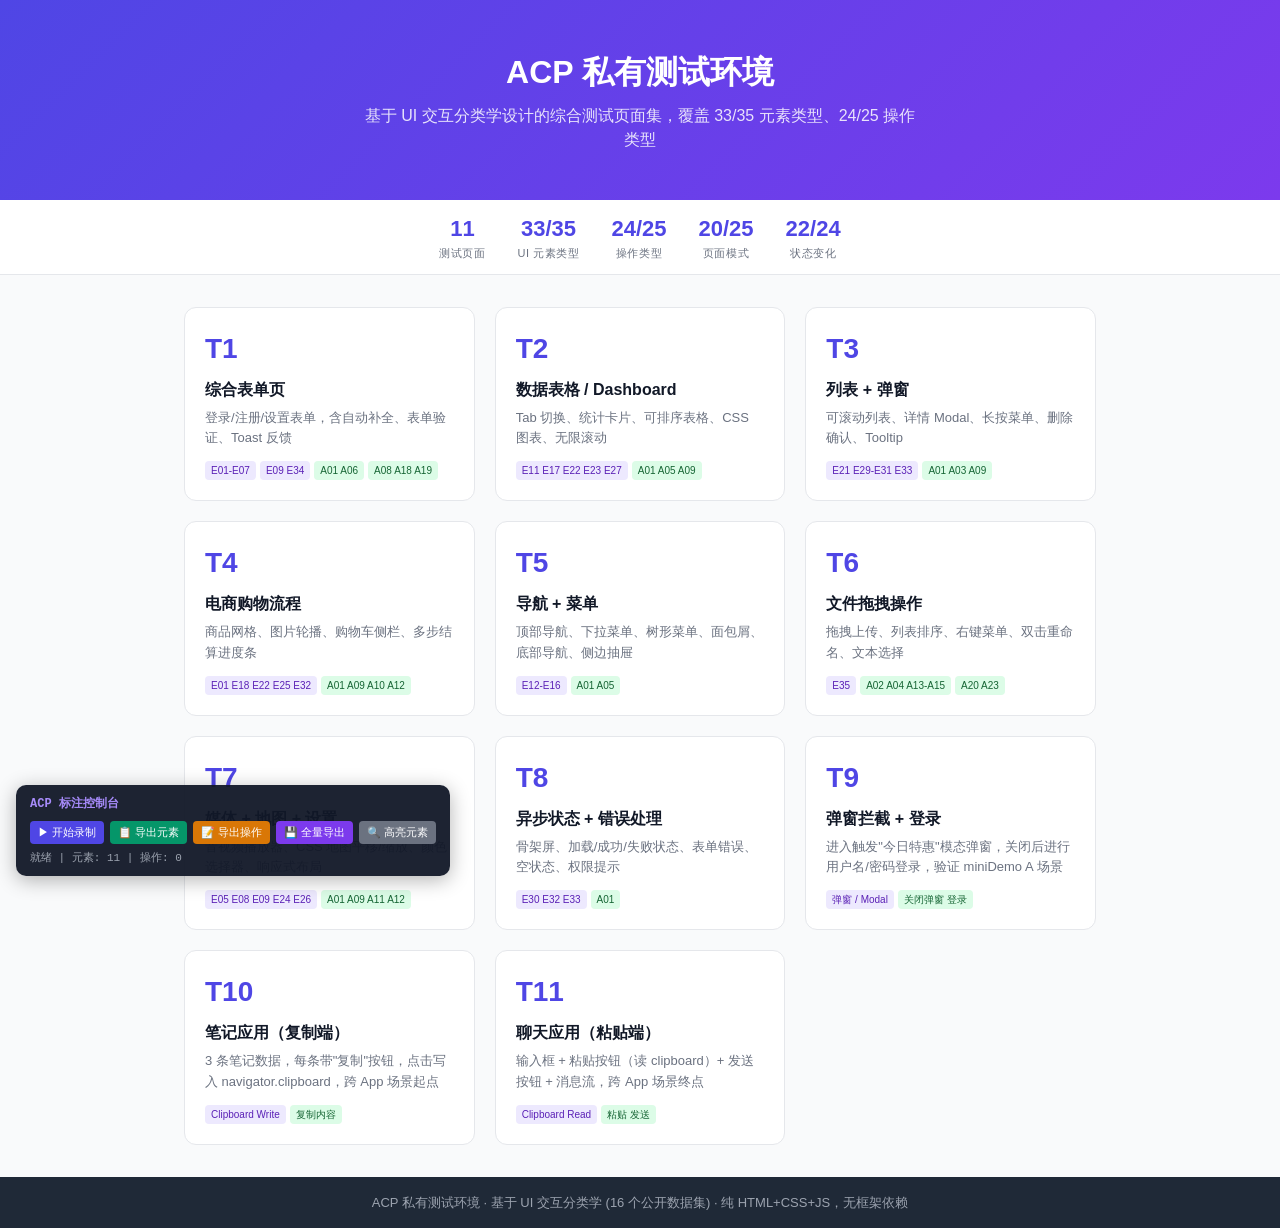
<file: acp/testenv/index.html>
<!DOCTYPE html>
<html lang="zh-CN">
<head>
  <meta charset="UTF-8">
  <meta name="viewport" content="width=device-width, initial-scale=1.0">
  <title>ACP 测试环境</title>
  <link rel="stylesheet" href="static/style.css">
  <style>
    body { min-height: 100vh; display: flex; flex-direction: column; }
    .hero { background: linear-gradient(135deg, #4f46e5 0%, #7c3aed 100%); color: white; padding: 48px 24px; text-align: center; }
    .hero h1 { font-size: 32px; font-weight: 800; margin-bottom: 8px; }
    .hero p { font-size: 16px; opacity: 0.85; max-width: 560px; margin: 0 auto; }
    .pages-grid { max-width: 960px; margin: 0 auto; padding: 32px 24px; display: grid; grid-template-columns: repeat(auto-fill, minmax(280px, 1fr)); gap: 20px; }
    .page-card { background: white; border: 1px solid var(--border); border-radius: 12px; padding: 20px; transition: transform 0.15s, box-shadow 0.15s; text-decoration: none; color: inherit; display: block; }
    .page-card:hover { transform: translateY(-2px); box-shadow: var(--shadow-lg); border-color: var(--primary); }
    .page-card-num { font-size: 28px; font-weight: 800; color: var(--primary); margin-bottom: 8px; }
    .page-card-title { font-size: 16px; font-weight: 600; margin-bottom: 6px; }
    .page-card-desc { font-size: 13px; color: var(--text-muted); margin-bottom: 12px; line-height: 1.6; }
    .coverage-tags { display: flex; flex-wrap: wrap; gap: 4px; }
    .coverage-tag { font-size: 10px; background: #ede9fe; color: #5b21b6; padding: 2px 6px; border-radius: 4px; font-weight: 500; }
    .coverage-tag.action { background: #dcfce7; color: #166534; }
    .footer { margin-top: auto; background: #1f2937; color: #9ca3af; padding: 16px 24px; text-align: center; font-size: 13px; }
    .stats-bar { background: white; border-bottom: 1px solid var(--border); padding: 12px 24px; display: flex; justify-content: center; gap: 32px; flex-wrap: wrap; }
    .stat { text-align: center; }
    .stat-num { font-size: 22px; font-weight: 700; color: var(--primary); }
    .stat-label { font-size: 11px; color: var(--text-muted); text-transform: uppercase; letter-spacing: 0.05em; }
  </style>
</head>
<body>
  <div class="hero">
    <h1>ACP 私有测试环境</h1>
    <p>基于 UI 交互分类学设计的综合测试页面集，覆盖 33/35 元素类型、24/25 操作类型</p>
  </div>

  <div class="stats-bar">
    <div class="stat"><div class="stat-num">11</div><div class="stat-label">测试页面</div></div>
    <div class="stat"><div class="stat-num">33/35</div><div class="stat-label">UI 元素类型</div></div>
    <div class="stat"><div class="stat-num">24/25</div><div class="stat-label">操作类型</div></div>
    <div class="stat"><div class="stat-num">20/25</div><div class="stat-label">页面模式</div></div>
    <div class="stat"><div class="stat-num">22/24</div><div class="stat-label">状态变化</div></div>
  </div>

  <div class="pages-grid">
    <a href="pages/t1_form.html" class="page-card" data-acp-type="card" data-acp-id="nav-t1">
      <div class="page-card-num">T1</div>
      <div class="page-card-title">综合表单页</div>
      <div class="page-card-desc">登录/注册/设置表单，含自动补全、表单验证、Toast 反馈</div>
      <div class="coverage-tags">
        <span class="coverage-tag">E01-E07</span>
        <span class="coverage-tag">E09 E34</span>
        <span class="coverage-tag action">A01 A06</span>
        <span class="coverage-tag action">A08 A18 A19</span>
      </div>
    </a>

    <a href="pages/t2_dashboard.html" class="page-card" data-acp-type="card" data-acp-id="nav-t2">
      <div class="page-card-num">T2</div>
      <div class="page-card-title">数据表格 / Dashboard</div>
      <div class="page-card-desc">Tab 切换、统计卡片、可排序表格、CSS 图表、无限滚动</div>
      <div class="coverage-tags">
        <span class="coverage-tag">E11 E17 E22 E23 E27</span>
        <span class="coverage-tag action">A01 A05 A09</span>
      </div>
    </a>

    <a href="pages/t3_list_modal.html" class="page-card" data-acp-type="card" data-acp-id="nav-t3">
      <div class="page-card-num">T3</div>
      <div class="page-card-title">列表 + 弹窗</div>
      <div class="page-card-desc">可滚动列表、详情 Modal、长按菜单、删除确认、Tooltip</div>
      <div class="coverage-tags">
        <span class="coverage-tag">E21 E29-E31 E33</span>
        <span class="coverage-tag action">A01 A03 A09</span>
      </div>
    </a>

    <a href="pages/t4_ecommerce.html" class="page-card" data-acp-type="card" data-acp-id="nav-t4">
      <div class="page-card-num">T4</div>
      <div class="page-card-title">电商购物流程</div>
      <div class="page-card-desc">商品网格、图片轮播、购物车侧栏、多步结算进度条</div>
      <div class="coverage-tags">
        <span class="coverage-tag">E01 E18 E22 E25 E32</span>
        <span class="coverage-tag action">A01 A09 A10 A12</span>
      </div>
    </a>

    <a href="pages/t5_navigation.html" class="page-card" data-acp-type="card" data-acp-id="nav-t5">
      <div class="page-card-num">T5</div>
      <div class="page-card-title">导航 + 菜单</div>
      <div class="page-card-desc">顶部导航、下拉菜单、树形菜单、面包屑、底部导航、侧边抽屉</div>
      <div class="coverage-tags">
        <span class="coverage-tag">E12-E16</span>
        <span class="coverage-tag action">A01 A05</span>
      </div>
    </a>

    <a href="pages/t6_file_drag.html" class="page-card" data-acp-type="card" data-acp-id="nav-t6">
      <div class="page-card-num">T6</div>
      <div class="page-card-title">文件拖拽操作</div>
      <div class="page-card-desc">拖拽上传、列表排序、右键菜单、双击重命名、文本选择</div>
      <div class="coverage-tags">
        <span class="coverage-tag">E35</span>
        <span class="coverage-tag action">A02 A04 A13-A15</span>
        <span class="coverage-tag action">A20 A23</span>
      </div>
    </a>

    <a href="pages/t7_media_map.html" class="page-card" data-acp-type="card" data-acp-id="nav-t7">
      <div class="page-card-num">T7</div>
      <div class="page-card-title">媒体 + 地图 + 设置</div>
      <div class="page-card-desc">音视频播放器、CSS 地图平移/缩放、颜色选择器、响应式布局</div>
      <div class="coverage-tags">
        <span class="coverage-tag">E05 E08 E09 E24 E26</span>
        <span class="coverage-tag action">A01 A09 A11 A12</span>
      </div>
    </a>

    <a href="pages/t8_async_error.html" class="page-card" data-acp-type="card" data-acp-id="nav-t8">
      <div class="page-card-num">T8</div>
      <div class="page-card-title">异步状态 + 错误处理</div>
      <div class="page-card-desc">骨架屏、加载/成功/失败状态、表单错误、空状态、权限提示</div>
      <div class="coverage-tags">
        <span class="coverage-tag">E30 E32 E33</span>
        <span class="coverage-tag action">A01</span>
      </div>
    </a>

    <a href="pages/popup-login.html" class="page-card" data-acp-type="card" data-acp-id="nav-t9">
      <div class="page-card-num">T9</div>
      <div class="page-card-title">弹窗拦截 + 登录</div>
      <div class="page-card-desc">进入触发"今日特惠"模态弹窗，关闭后进行用户名/密码登录，验证 miniDemo A 场景</div>
      <div class="coverage-tags">
        <span class="coverage-tag">弹窗 / Modal</span>
        <span class="coverage-tag action">关闭弹窗 登录</span>
      </div>
    </a>

    <a href="pages/cross-app/notes-app.html" class="page-card" data-acp-type="card" data-acp-id="nav-t10">
      <div class="page-card-num">T10</div>
      <div class="page-card-title">笔记应用（复制端）</div>
      <div class="page-card-desc">3 条笔记数据，每条带"复制"按钮，点击写入 navigator.clipboard，跨 App 场景起点</div>
      <div class="coverage-tags">
        <span class="coverage-tag">Clipboard Write</span>
        <span class="coverage-tag action">复制内容</span>
      </div>
    </a>

    <a href="pages/cross-app/chat-app.html" class="page-card" data-acp-type="card" data-acp-id="nav-t11">
      <div class="page-card-num">T11</div>
      <div class="page-card-title">聊天应用（粘贴端）</div>
      <div class="page-card-desc">输入框 + 粘贴按钮（读 clipboard）+ 发送按钮 + 消息流，跨 App 场景终点</div>
      <div class="coverage-tags">
        <span class="coverage-tag">Clipboard Read</span>
        <span class="coverage-tag action">粘贴 发送</span>
      </div>
    </a>
  </div>

  <div class="footer">
    ACP 私有测试环境 · 基于 UI 交互分类学 (16 个公开数据集) · 纯 HTML+CSS+JS，无框架依赖
  </div>

  <script src="auto_label.js"></script>
</body>
</html>
</file>
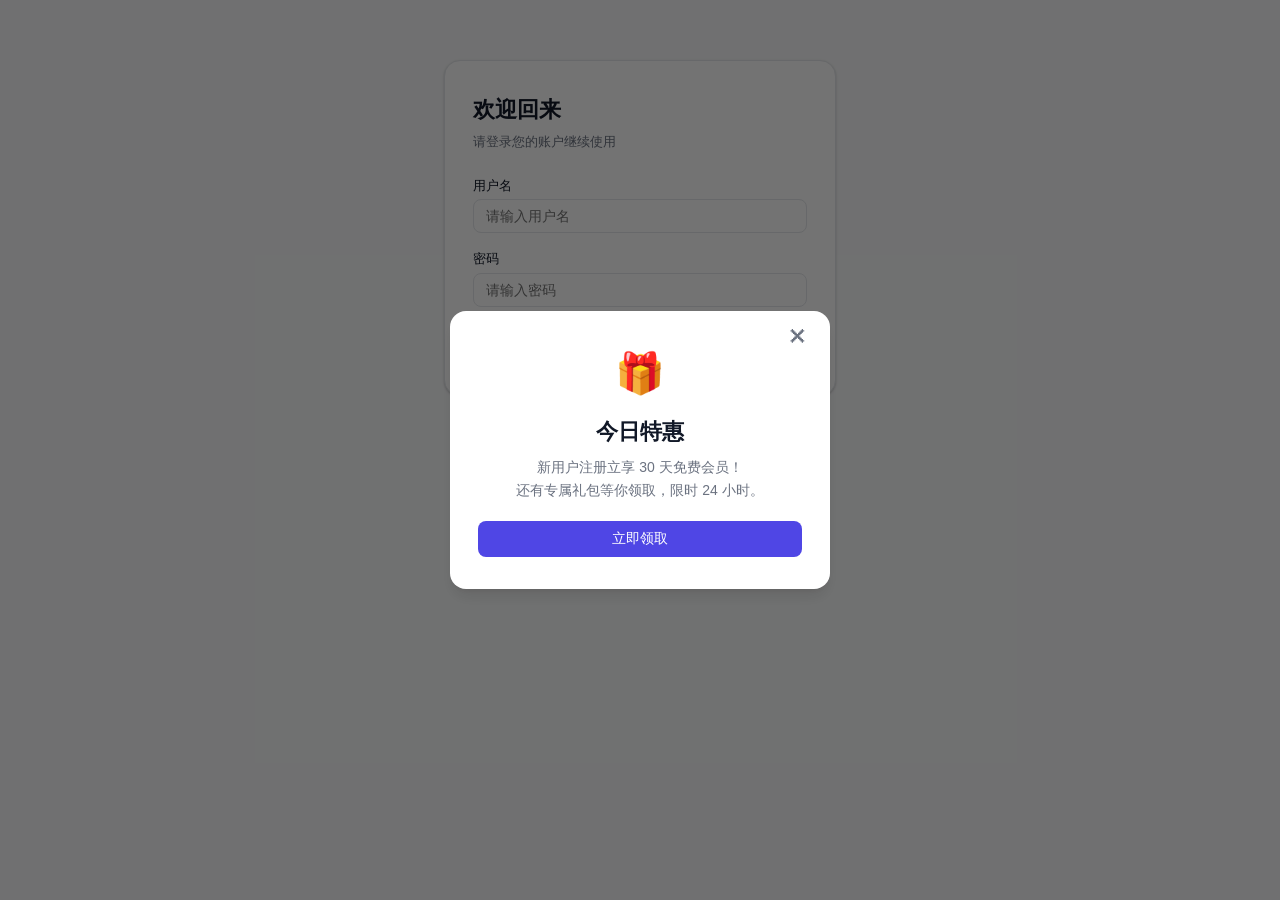
<file: acp/testenv/pages/popup-login.html>
<!DOCTYPE html>
<html lang="zh-CN">
<head>
  <meta charset="UTF-8">
  <meta name="viewport" content="width=device-width, initial-scale=1.0">
  <title>T9 弹窗登录 - ACP TestEnv</title>
  <link rel="stylesheet" href="../static/style.css">
  <style>
    .page-wrap { max-width: 440px; margin: 60px auto; padding: 0 24px; }

    /* 模态遮罩：覆盖 style.css 里的 opacity:0 和 pointer-events:none */
    .modal-overlay {
      position: fixed; inset: 0; background: rgba(0,0,0,0.55);
      display: flex; align-items: center; justify-content: center;
      z-index: 9999; pointer-events: auto; opacity: 1;
    }
    .modal-overlay.hidden { display: none !important; pointer-events: none; }
    .modal-overlay.hidden { display: none; }

    /* 弹窗主体 */
    .modal-box {
      background: white; border-radius: 16px; padding: 32px 28px;
      max-width: 380px; width: 100%; position: relative;
      box-shadow: var(--shadow-lg);
    }
    .modal-close-btn {
      position: absolute; top: 12px; right: 14px;
      background: none; border: none; font-size: 20px; cursor: pointer;
      color: var(--text-muted); line-height: 1; padding: 4px 8px;
      border-radius: 6px; transition: background 0.15s, color 0.15s;
    }
    .modal-close-btn:hover { background: var(--bg); color: var(--text); }
    .modal-emoji { font-size: 40px; text-align: center; margin-bottom: 12px; }
    .modal-title { font-size: 22px; font-weight: 700; text-align: center; margin-bottom: 8px; }
    .modal-body { font-size: 14px; color: var(--text-muted); text-align: center; line-height: 1.6; margin-bottom: 20px; }
    .modal-cta { width: 100%; }

    /* 登录卡片 */
    .login-card {
      background: white; border: 1px solid var(--border); border-radius: 16px;
      padding: 32px 28px; box-shadow: var(--shadow);
    }
    .login-card-title { font-size: 22px; font-weight: 700; margin-bottom: 6px; }
    .login-card-subtitle { font-size: 13px; color: var(--text-muted); margin-bottom: 24px; }
    .login-submit { width: 100%; margin-top: 4px; }

    /* 成功状态 */
    .login-success-box {
      background: #ecfdf5; border: 1px solid #a7f3d0; border-radius: 12px;
      padding: 24px; text-align: center; display: none;
    }
    .login-success-box.visible { display: block; }
    .login-success-icon { font-size: 36px; margin-bottom: 10px; }
    .login-success-msg { font-size: 16px; font-weight: 600; color: #065f46; }
    .login-success-sub { font-size: 13px; color: #059669; margin-top: 4px; }

    .form-error { font-size: 12px; color: var(--danger); margin-top: 4px; display: none; }
    .form-error.visible { display: block; }
  </style>
</head>
<body>

  <!-- 今日特惠弹窗 -->
  <div id="modal-overlay" class="modal-overlay"
       data-acp-type="modal-overlay" data-acp-id="modal-overlay">
    <div class="modal-box" role="dialog" aria-modal="true" aria-labelledby="modal-heading">
      <button id="modal-close" class="modal-close-btn"
              data-acp-type="button" data-acp-id="modal-close"
              aria-label="关闭弹窗">&#x2715;</button>
      <div class="modal-emoji">&#x1F381;</div>
      <div id="modal-heading" class="modal-title">今日特惠</div>
      <div class="modal-body">
        新用户注册立享 30 天免费会员！<br>
        还有专属礼包等你领取，限时 24 小时。
      </div>
      <button class="btn btn-primary modal-cta"
              data-acp-type="button" data-acp-id="modal-cta"
              onclick="closeModal()">立即领取</button>
    </div>
  </div>

  <!-- 登录主页面 -->
  <div class="page-wrap">
    <div class="login-card">
      <div class="login-card-title">欢迎回来</div>
      <div class="login-card-subtitle">请登录您的账户继续使用</div>

      <form id="login-form" novalidate>
        <div class="form-group">
          <label class="form-label" for="login-username">用户名</label>
          <input id="login-username" type="text" class="form-input"
                 placeholder="请输入用户名"
                 data-acp-type="input" data-acp-id="login-username"
                 autocomplete="username">
          <span id="err-username" class="form-error">请输入用户名</span>
        </div>

        <div class="form-group">
          <label class="form-label" for="login-password">密码</label>
          <input id="login-password" type="password" class="form-input"
                 placeholder="请输入密码"
                 data-acp-type="input" data-acp-id="login-password"
                 autocomplete="current-password">
          <span id="err-password" class="form-error">请输入密码</span>
        </div>

        <button type="submit" class="btn btn-primary login-submit"
                data-acp-type="button" data-acp-id="login-submit">
          登录
        </button>
      </form>

      <!-- 登录成功提示 -->
      <div id="login-success" class="login-success-box"
           data-acp-type="status" data-acp-id="login-success">
        <div class="login-success-icon">&#x2705;</div>
        <div class="login-success-msg">欢迎登录</div>
        <div class="login-success-sub" id="login-success-user"></div>
      </div>
    </div>
  </div>

  <script>
    function closeModal() {
      document.getElementById('modal-overlay').classList.add('hidden');
    }

    document.getElementById('modal-close').addEventListener('click', closeModal);

    // 点击遮罩关闭
    document.getElementById('modal-overlay').addEventListener('click', function(e) {
      if (e.target === this) closeModal();
    });

    // ESC 关闭
    document.addEventListener('keydown', function(e) {
      if (e.key === 'Escape') closeModal();
    });

    document.getElementById('login-form').addEventListener('submit', function(e) {
      e.preventDefault();
      var username = document.getElementById('login-username').value.trim();
      var password = document.getElementById('login-password').value.trim();
      var errUser = document.getElementById('err-username');
      var errPass = document.getElementById('err-password');
      var valid = true;

      errUser.classList.remove('visible');
      errPass.classList.remove('visible');

      if (!username) { errUser.classList.add('visible'); valid = false; }
      if (!password) { errPass.classList.add('visible'); valid = false; }

      if (!valid) return;

      // 显示成功
      document.getElementById('login-form').style.display = 'none';
      var successBox = document.getElementById('login-success');
      document.getElementById('login-success-user').textContent = '用户：' + username;
      successBox.classList.add('visible');
    });
  </script>
</body>
</html>
</file>
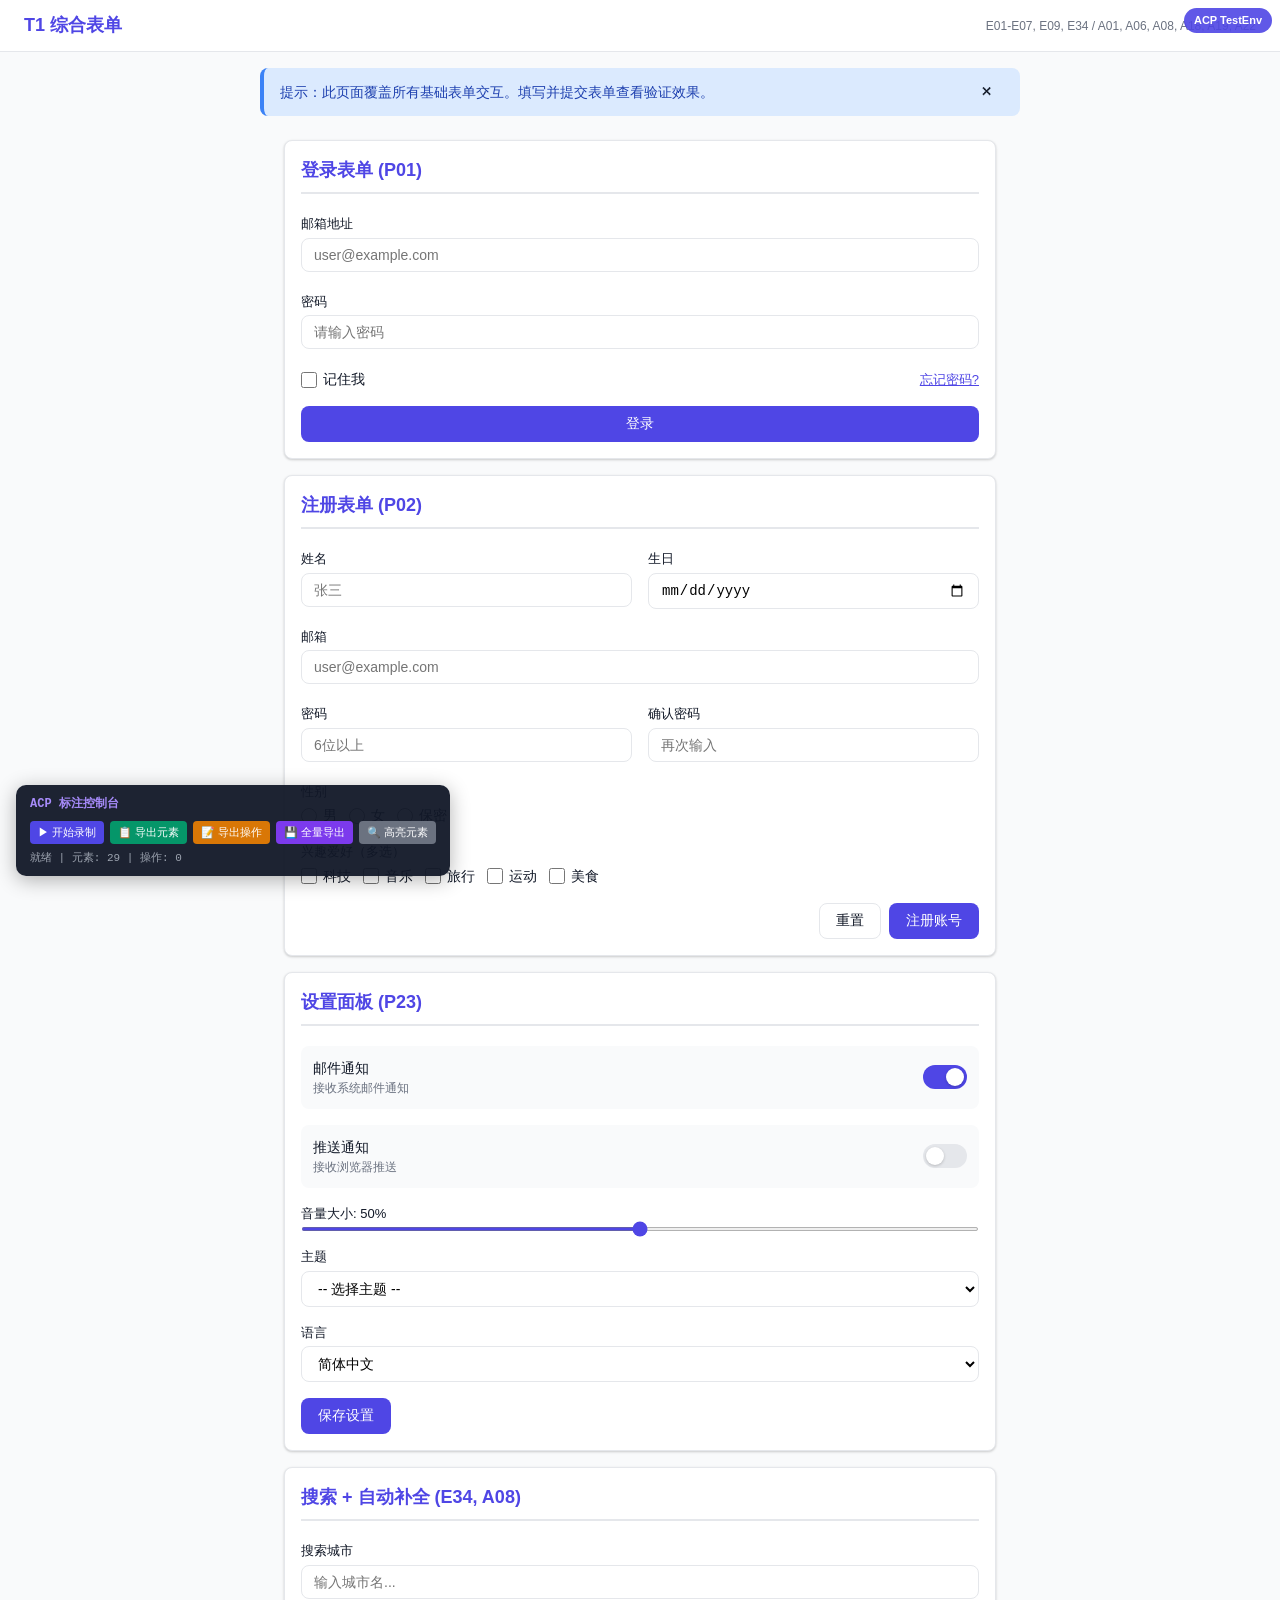
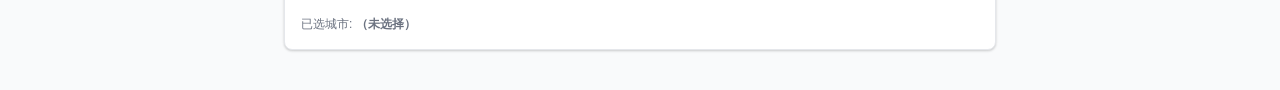
<file: acp/testenv/pages/t1_form.html>
<!DOCTYPE html>
<html lang="zh-CN">
<head>
  <meta charset="UTF-8">
  <meta name="viewport" content="width=device-width, initial-scale=1.0">
  <title>T1 综合表单 - ACP TestEnv</title>
  <link rel="stylesheet" href="../static/style.css">
  <style>
    .main { max-width: 760px; margin: 0 auto; padding: 24px; }
    .section-title { font-size: 18px; font-weight: 700; margin-bottom: 20px; padding-bottom: 8px; border-bottom: 2px solid var(--border); color: var(--primary); }
    .two-col { display: grid; grid-template-columns: 1fr 1fr; gap: 16px; }
    @media (max-width: 600px) { .two-col { grid-template-columns: 1fr; } }
  </style>
</head>
<body>
  <div class="page-header">
    <h1>T1 综合表单</h1>
    <span class="coverage">E01-E07, E09, E34 / A01, A06, A08, A18, A19, A22</span>
  </div>

  <!-- Notification Banner (E33) -->
  <div id="top-banner" class="notification-banner info"
       data-acp-type="notification-banner" data-acp-id="top-banner"
       style="margin: 16px 24px 0; max-width: 760px; margin-left: auto; margin-right: auto;">
    <span>提示：此页面覆盖所有基础表单交互。填写并提交表单查看验证效果。</span>
    <button class="btn btn-ghost btn-sm" onclick="dismissBanner(this.parentElement)"
            data-acp-type="button" data-acp-id="close-banner">✕</button>
  </div>

  <div class="main">

    <!-- ── 1. 登录表单 ──────────────────────────────────────────── -->
    <div class="card mb-4">
      <div class="section-title">登录表单 (P01)</div>
      <form id="login-form" novalidate>
        <div class="form-group">
          <label class="form-label" for="login-email">邮箱地址</label>
          <!-- E02 input, A06 type, A19 tab -->
          <input id="login-email" type="email" class="form-input" placeholder="user@example.com"
                 data-acp-type="input" data-acp-id="login-email"
                 data-required data-type="email" tabindex="1">
          <span class="form-error" id="err-login-email"></span>
        </div>
        <div class="form-group">
          <label class="form-label" for="login-password">密码</label>
          <input id="login-password" type="password" class="form-input" placeholder="请输入密码"
                 data-acp-type="input" data-acp-id="login-password"
                 data-required tabindex="2">
          <span class="form-error" id="err-login-password"></span>
        </div>
        <div class="flex items-center justify-between mb-4">
          <label class="checkbox-item">
            <!-- E03 checkbox, A01 click -->
            <input type="checkbox" data-acp-type="checkbox" data-acp-id="remember-me" tabindex="3">
            <span>记住我</span>
          </label>
          <a href="#" style="color: var(--primary); font-size: 13px;"
             data-acp-type="link" data-acp-id="forgot-password">忘记密码?</a>
        </div>
        <!-- E01 button, A01 click, A18 enter -->
        <button type="submit" class="btn btn-primary w-full" tabindex="4"
                data-acp-type="button" data-acp-id="login-submit">登录</button>
      </form>
    </div>

    <!-- ── 2. 注册表单 ──────────────────────────────────────────── -->
    <div class="card mb-4">
      <div class="section-title">注册表单 (P02)</div>
      <form id="register-form" novalidate>
        <div class="two-col">
          <div class="form-group">
            <label class="form-label" for="reg-name">姓名</label>
            <input id="reg-name" type="text" class="form-input" placeholder="张三"
                   data-acp-type="input" data-acp-id="reg-name" data-required tabindex="10">
            <span class="form-error" id="err-reg-name"></span>
          </div>
          <div class="form-group">
            <!-- E07 date picker -->
            <label class="form-label" for="reg-birthday">生日</label>
            <input id="reg-birthday" type="date" class="form-input"
                   data-acp-type="date-picker" data-acp-id="reg-birthday" tabindex="11">
          </div>
        </div>
        <div class="form-group">
          <label class="form-label" for="reg-email">邮箱</label>
          <input id="reg-email" type="email" class="form-input" placeholder="user@example.com"
                 data-acp-type="input" data-acp-id="reg-email" data-required data-type="email" tabindex="12">
          <span class="form-error" id="err-reg-email"></span>
        </div>
        <div class="two-col">
          <div class="form-group">
            <label class="form-label" for="reg-password">密码</label>
            <input id="reg-password" type="password" class="form-input" placeholder="6位以上"
                   data-acp-type="input" data-acp-id="reg-password" data-required tabindex="13">
            <span class="form-error" id="err-reg-password"></span>
          </div>
          <div class="form-group">
            <label class="form-label" for="reg-confirm">确认密码</label>
            <input id="reg-confirm" type="password" class="form-input" placeholder="再次输入"
                   data-acp-type="input" data-acp-id="reg-confirm" data-required tabindex="14">
            <span class="form-error" id="err-reg-confirm"></span>
          </div>
        </div>

        <!-- E04 radio -->
        <div class="form-group">
          <label class="form-label">性别</label>
          <div class="radio-group">
            <label class="radio-item">
              <input type="radio" name="gender" value="male"
                     data-acp-type="radio" data-acp-id="gender-male" tabindex="15"> 男
            </label>
            <label class="radio-item">
              <input type="radio" name="gender" value="female"
                     data-acp-type="radio" data-acp-id="gender-female" tabindex="16"> 女
            </label>
            <label class="radio-item">
              <input type="radio" name="gender" value="other"
                     data-acp-type="radio" data-acp-id="gender-other" tabindex="17"> 保密
            </label>
          </div>
        </div>

        <!-- E03 checkbox group -->
        <div class="form-group">
          <label class="form-label">兴趣爱好（多选）</label>
          <div class="checkbox-group">
            <label class="checkbox-item">
              <input type="checkbox" value="tech" data-acp-type="checkbox" data-acp-id="interest-tech"> 科技
            </label>
            <label class="checkbox-item">
              <input type="checkbox" value="music" data-acp-type="checkbox" data-acp-id="interest-music"> 音乐
            </label>
            <label class="checkbox-item">
              <input type="checkbox" value="travel" data-acp-type="checkbox" data-acp-id="interest-travel"> 旅行
            </label>
            <label class="checkbox-item">
              <input type="checkbox" value="sport" data-acp-type="checkbox" data-acp-id="interest-sport"> 运动
            </label>
            <label class="checkbox-item">
              <input type="checkbox" value="food" data-acp-type="checkbox" data-acp-id="interest-food"> 美食
            </label>
          </div>
        </div>

        <div class="flex gap-2 justify-end">
          <button type="button" class="btn btn-secondary" id="reg-reset"
                  data-acp-type="button" data-acp-id="reg-reset">重置</button>
          <button type="submit" class="btn btn-primary"
                  data-acp-type="button" data-acp-id="reg-submit">注册账号</button>
        </div>
      </form>
    </div>

    <!-- ── 3. 设置表单 ──────────────────────────────────────────── -->
    <div class="card mb-4">
      <div class="section-title">设置面板 (P23)</div>

      <div class="flex items-center justify-between mb-4" style="padding: 12px; background: var(--bg); border-radius: 8px;">
        <div>
          <div style="font-weight: 500;">邮件通知</div>
          <div class="text-muted text-sm">接收系统邮件通知</div>
        </div>
        <!-- E05 switch -->
        <label class="switch" data-acp-type="switch" data-acp-id="notify-email">
          <input type="checkbox" checked>
          <span class="switch-slider"></span>
        </label>
      </div>

      <div class="flex items-center justify-between mb-4" style="padding: 12px; background: var(--bg); border-radius: 8px;">
        <div>
          <div style="font-weight: 500;">推送通知</div>
          <div class="text-muted text-sm">接收浏览器推送</div>
        </div>
        <label class="switch" data-acp-type="switch" data-acp-id="notify-push">
          <input type="checkbox">
          <span class="switch-slider"></span>
        </label>
      </div>

      <!-- E09 slider -->
      <div class="form-group">
        <label class="form-label">音量大小: <span id="volume-val">50</span>%</label>
        <input type="range" class="slider w-full" min="0" max="100" value="50"
               data-acp-type="slider" data-acp-id="volume-slider"
               oninput="document.getElementById('volume-val').textContent=this.value">
      </div>

      <!-- E06 dropdown, A22 select option -->
      <div class="form-group">
        <label class="form-label" for="theme-select">主题</label>
        <select id="theme-select" class="form-select"
                data-acp-type="select" data-acp-id="theme-select">
          <option value="">-- 选择主题 --</option>
          <option value="light">浅色</option>
          <option value="dark">深色</option>
          <option value="auto">跟随系统</option>
        </select>
      </div>

      <!-- E06 dropdown -->
      <div class="form-group">
        <label class="form-label" for="lang-select">语言</label>
        <select id="lang-select" class="form-select"
                data-acp-type="select" data-acp-id="lang-select">
          <option value="zh">简体中文</option>
          <option value="en">English</option>
          <option value="ja">日本語</option>
        </select>
      </div>

      <button class="btn btn-primary" onclick="Toast.success('设置已保存')"
              data-acp-type="button" data-acp-id="save-settings">保存设置</button>
    </div>

    <!-- ── 4. 搜索 + 自动补全 ─────────────────────────────────── -->
    <div class="card mb-4">
      <div class="section-title">搜索 + 自动补全 (E34, A08)</div>
      <div class="form-group" style="position: relative;">
        <label class="form-label" for="search-input">搜索城市</label>
        <div style="position: relative;">
          <!-- E34 autocomplete, A08 autocomplete select -->
          <input id="search-input" type="text" class="form-input" placeholder="输入城市名..."
                 data-acp-type="input" data-acp-id="search-city"
                 oninput="filterSuggestions(this.value)">
          <div id="suggestions-dropdown" style="
            position: absolute; top: 100%; left: 0; right: 0; background: white;
            border: 1px solid var(--border); border-top: none; border-radius: 0 0 8px 8px;
            box-shadow: var(--shadow); z-index: 100; display: none;
          " data-acp-type="autocomplete" data-acp-id="city-autocomplete"></div>
        </div>
      </div>
      <p class="text-sm text-muted">已选城市: <strong id="selected-city">（未选择）</strong></p>
    </div>

  </div><!-- .main -->

  <!-- Toast container -->
  <div class="toast-container" id="toast-root"></div>

  <script src="../static/testenv.js"></script>
  <script src="../auto_label.js"></script>
  <script>
    const CITIES = ['北京','上海','广州','深圳','成都','杭州','武汉','南京','西安','重庆',
      '天津','苏州','长沙','郑州','东莞','青岛','沈阳','宁波','昆明','大连'];

    function filterSuggestions(val) {
      const dd = document.getElementById('suggestions-dropdown');
      if (!val.trim()) { dd.style.display = 'none'; return; }
      const matches = CITIES.filter(c => c.includes(val) || c.toLowerCase().includes(val.toLowerCase()));
      if (!matches.length) { dd.style.display = 'none'; return; }
      dd.innerHTML = matches.slice(0,6).map(c =>
        `<div class="autocomplete-item" data-acp-type="autocomplete-item" data-acp-id="city-${c}"
          style="padding:8px 12px;cursor:pointer;font-size:14px;"
          onmouseover="this.style.background='#f3f4f6'" onmouseout="this.style.background=''"
          onclick="selectCity('${c}')">${c}</div>`
      ).join('');
      dd.style.display = 'block';
    }
    function selectCity(city) {
      document.getElementById('search-input').value = city;
      document.getElementById('suggestions-dropdown').style.display = 'none';
      document.getElementById('selected-city').textContent = city;
      Toast.success(`已选择城市：${city}`);
    }
    document.addEventListener('click', e => {
      if (!e.target.closest('[data-acp-id="search-city"]') && !e.target.closest('[data-acp-id="city-autocomplete"]')) {
        document.getElementById('suggestions-dropdown').style.display = 'none';
      }
    });

    // Login form submit
    document.getElementById('login-form').addEventListener('submit', e => {
      e.preventDefault();
      const email = document.getElementById('login-email');
      const pw = document.getElementById('login-password');
      let ok = true;
      document.getElementById('err-login-email').textContent = '';
      document.getElementById('err-login-password').textContent = '';
      email.classList.remove('error'); pw.classList.remove('error');

      if (!email.value) { email.classList.add('error'); document.getElementById('err-login-email').textContent = '邮箱为必填'; ok = false; }
      else if (!/^[^\s@]+@[^\s@]+\.[^\s@]+$/.test(email.value)) { email.classList.add('error'); document.getElementById('err-login-email').textContent = '邮箱格式不正确'; ok = false; }
      if (!pw.value) { pw.classList.add('error'); document.getElementById('err-login-password').textContent = '密码为必填'; ok = false; }
      else if (pw.value.length < 6) { pw.classList.add('error'); document.getElementById('err-login-password').textContent = '密码至少6位'; ok = false; }

      if (ok) {
        Toast.success('登录成功！欢迎回来');
        email.value = ''; pw.value = '';
      } else {
        Toast.error('请检查表单错误');
      }
    });

    // Register form submit
    document.getElementById('register-form').addEventListener('submit', e => {
      e.preventDefault();
      const name = document.getElementById('reg-name');
      const email = document.getElementById('reg-email');
      const pw = document.getElementById('reg-password');
      const confirm = document.getElementById('reg-confirm');
      let ok = true;
      ['reg-name','reg-email','reg-password','reg-confirm'].forEach(id => {
        document.getElementById('err-' + id).textContent = '';
        document.getElementById(id).classList.remove('error');
      });

      if (!name.value) { name.classList.add('error'); document.getElementById('err-reg-name').textContent = '姓名为必填'; ok = false; }
      if (!email.value) { email.classList.add('error'); document.getElementById('err-reg-email').textContent = '邮箱为必填'; ok = false; }
      else if (!/^[^\s@]+@[^\s@]+\.[^\s@]+$/.test(email.value)) { email.classList.add('error'); document.getElementById('err-reg-email').textContent = '邮箱格式不正确'; ok = false; }
      if (!pw.value || pw.value.length < 6) { pw.classList.add('error'); document.getElementById('err-reg-password').textContent = '密码至少6位'; ok = false; }
      if (!confirm.value || confirm.value !== pw.value) { confirm.classList.add('error'); document.getElementById('err-reg-confirm').textContent = '两次密码不一致'; ok = false; }

      if (ok) {
        Toast.success('注册成功！请登录');
      } else {
        Toast.error('请修正表单中的错误');
      }
    });

    document.getElementById('reg-reset').addEventListener('click', () => {
      document.getElementById('register-form').reset();
      ['reg-name','reg-email','reg-password','reg-confirm'].forEach(id => {
        document.getElementById('err-' + id).textContent = '';
        document.getElementById(id).classList.remove('error');
      });
      Toast.info('表单已重置');
    });

    // Enter key submit on login
    document.getElementById('login-password').addEventListener('keydown', e => {
      if (e.key === 'Enter') document.getElementById('login-form').dispatchEvent(new Event('submit'));
    });
  </script>
</body>
</html>
</file>
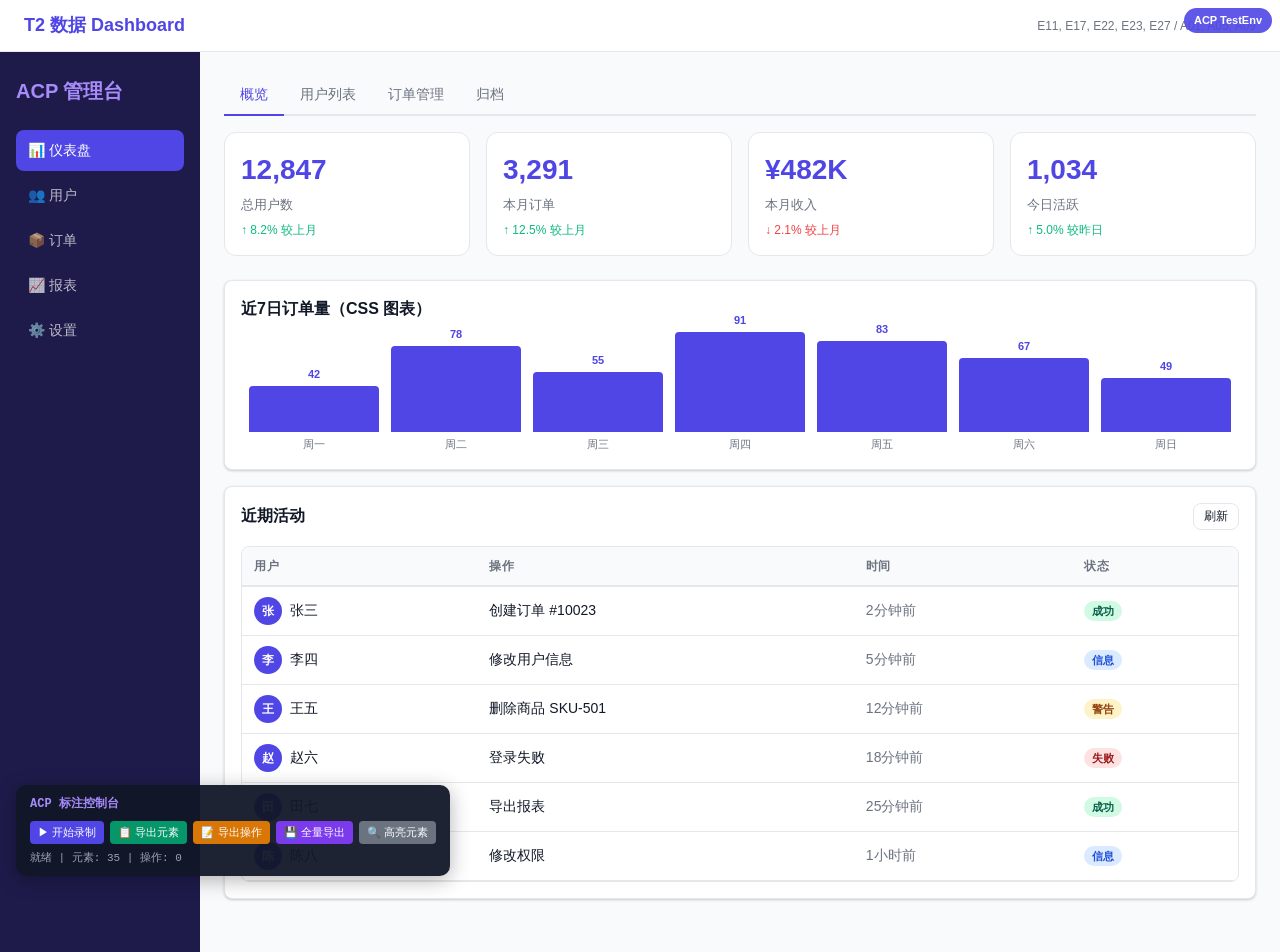
<file: acp/testenv/pages/t2_dashboard.html>
<!DOCTYPE html>
<html lang="zh-CN">
<head>
  <meta charset="UTF-8">
  <meta name="viewport" content="width=device-width, initial-scale=1.0">
  <title>T2 数据Dashboard - ACP TestEnv</title>
  <link rel="stylesheet" href="../static/style.css">
  <style>
    .layout { display: flex; min-height: 100vh; }
    .sidebar { width: 200px; background: #1e1b4b; color: white; padding: 24px 16px; flex-shrink: 0; position: sticky; top: 0; height: 100vh; overflow-y: auto; }
    .sidebar-logo { font-size: 20px; font-weight: 800; color: #a78bfa; margin-bottom: 24px; }
    .sidebar-item {
      display: flex; align-items: center; gap: 10px; padding: 10px 12px;
      border-radius: 8px; cursor: pointer; font-size: 14px; color: rgba(255,255,255,0.7);
      margin-bottom: 4px; transition: all 0.15s;
    }
    .sidebar-item:hover { background: rgba(255,255,255,0.1); color: white; }
    .sidebar-item.active { background: var(--primary); color: white; }
    .content { flex: 1; padding: 24px; overflow: auto; }
    .stats-grid { display: grid; grid-template-columns: repeat(4, 1fr); gap: 16px; margin-bottom: 24px; }
    @media (max-width: 900px) { .stats-grid { grid-template-columns: repeat(2, 1fr); } .sidebar { display: none; } }
    .stat-card { background: white; border: 1px solid var(--border); border-radius: 12px; padding: 16px; }
    .stat-card-num { font-size: 28px; font-weight: 800; color: var(--primary); }
    .stat-card-label { font-size: 13px; color: var(--text-muted); margin-top: 4px; }
    .stat-card-change { font-size: 12px; margin-top: 6px; }
    .change-up { color: var(--success); }
    .change-down { color: var(--danger); }

    /* CSS Bar Chart (E27) */
    .bar-chart { display: flex; align-items: flex-end; gap: 12px; height: 120px; padding: 0 8px; }
    .bar-col { flex: 1; display: flex; flex-direction: column; align-items: center; gap: 4px; }
    .bar-fill { width: 100%; background: var(--primary); border-radius: 4px 4px 0 0; transition: height 0.5s ease; min-height: 4px; }
    .bar-label { font-size: 11px; color: var(--text-muted); }
    .bar-val { font-size: 11px; font-weight: 600; color: var(--primary); }

    /* Table sort indicators */
    .sort-icon { margin-left: 4px; color: var(--text-muted); }
    .sort-asc .sort-icon::after { content: ' ↑'; }
    .sort-desc .sort-icon::after { content: ' ↓'; }

    /* Loading skeleton rows */
    .sk-row { display: flex; gap: 12px; padding: 10px 12px; border-bottom: 1px solid var(--border); }
    .sk-cell { height: 16px; border-radius: 4px; }
  </style>
</head>
<body>
  <div style="background: var(--surface); border-bottom: 1px solid var(--border); padding: 12px 24px; display: flex; align-items: center; justify-content: space-between; position: sticky; top: 0; z-index: 100;">
    <h1 style="font-size: 18px; font-weight: 700; color: var(--primary);">T2 数据 Dashboard</h1>
    <span style="font-size: 12px; color: var(--text-muted);">E11, E17, E22, E23, E27 / A01, A05, A09</span>
  </div>

  <div class="layout">
    <!-- Sidebar (E14, L09) -->
    <div class="sidebar" data-acp-type="sidebar" data-acp-id="main-sidebar">
      <div class="sidebar-logo">ACP 管理台</div>
      <div class="sidebar-item active" data-acp-type="nav-item" data-acp-id="nav-dashboard" onclick="activeSidebar(this)">📊 仪表盘</div>
      <div class="sidebar-item" data-acp-type="nav-item" data-acp-id="nav-users" onclick="activeSidebar(this)">👥 用户</div>
      <div class="sidebar-item" data-acp-type="nav-item" data-acp-id="nav-orders" onclick="activeSidebar(this)">📦 订单</div>
      <div class="sidebar-item" data-acp-type="nav-item" data-acp-id="nav-reports" onclick="activeSidebar(this)">📈 报表</div>
      <div class="sidebar-item" data-acp-type="nav-item" data-acp-id="nav-settings" onclick="activeSidebar(this)">⚙️ 设置</div>
    </div>

    <div class="content">
      <!-- Tabs (E11, S04) -->
      <div class="tabs-wrapper">
        <div class="tabs" data-acp-type="tabs" data-acp-id="main-tabs">
          <button class="tab-btn active" data-tab="tab-overview" data-acp-type="tab" data-acp-id="tab-btn-overview" onclick="switchTab(this, 'tab-overview')">概览</button>
          <button class="tab-btn" data-tab="tab-users" data-acp-type="tab" data-acp-id="tab-btn-users" onclick="switchTab(this, 'tab-users')">用户列表</button>
          <button class="tab-btn" data-tab="tab-orders" data-acp-type="tab" data-acp-id="tab-btn-orders" onclick="switchTab(this, 'tab-orders')">订单管理</button>
          <button class="tab-btn" data-tab="tab-empty" data-acp-type="tab" data-acp-id="tab-btn-empty" onclick="switchTab(this, 'tab-empty')">归档</button>
        </div>

        <!-- Tab: Overview -->
        <div id="tab-overview" class="tab-content active">
          <!-- Stats Cards (E22) -->
          <div class="stats-grid">
            <div class="stat-card" data-acp-type="card" data-acp-id="stat-users">
              <div class="stat-card-num">12,847</div>
              <div class="stat-card-label">总用户数</div>
              <div class="stat-card-change change-up">↑ 8.2% 较上月</div>
            </div>
            <div class="stat-card" data-acp-type="card" data-acp-id="stat-orders">
              <div class="stat-card-num">3,291</div>
              <div class="stat-card-label">本月订单</div>
              <div class="stat-card-change change-up">↑ 12.5% 较上月</div>
            </div>
            <div class="stat-card" data-acp-type="card" data-acp-id="stat-revenue">
              <div class="stat-card-num">¥482K</div>
              <div class="stat-card-label">本月收入</div>
              <div class="stat-card-change change-down">↓ 2.1% 较上月</div>
            </div>
            <div class="stat-card" data-acp-type="card" data-acp-id="stat-active">
              <div class="stat-card-num">1,034</div>
              <div class="stat-card-label">今日活跃</div>
              <div class="stat-card-change change-up">↑ 5.0% 较昨日</div>
            </div>
          </div>

          <!-- Bar Chart (E27) -->
          <div class="card mb-4">
            <div class="card-header">近7日订单量（CSS 图表）</div>
            <div class="bar-chart" id="bar-chart" data-acp-type="chart" data-acp-id="weekly-chart">
            </div>
          </div>

          <!-- Simple data table with sort + hover -->
          <div class="card">
            <div class="flex items-center justify-between mb-4">
              <div class="card-header" style="margin:0">近期活动</div>
              <button class="btn btn-secondary btn-sm" data-acp-type="button" data-acp-id="refresh-activity" onclick="Toast.info('已刷新')">刷新</button>
            </div>
            <div class="table-container">
              <table class="table" id="activity-table" data-acp-type="table" data-acp-id="activity-table">
                <thead>
                  <tr>
                    <th onclick="sortTable('activity-table',0)" data-acp-type="table-header" data-acp-id="th-user">用户<span class="sort-icon"></span></th>
                    <th onclick="sortTable('activity-table',1)" data-acp-type="table-header" data-acp-id="th-action">操作<span class="sort-icon"></span></th>
                    <th onclick="sortTable('activity-table',2)" data-acp-type="table-header" data-acp-id="th-time">时间<span class="sort-icon"></span></th>
                    <th data-acp-type="table-header" data-acp-id="th-status">状态</th>
                  </tr>
                </thead>
                <tbody id="activity-tbody"></tbody>
              </table>
            </div>
          </div>
        </div>

        <!-- Tab: Users -->
        <div id="tab-users" class="tab-content">
          <div class="card">
            <div class="flex items-center justify-between mb-4">
              <div class="card-header" style="margin:0">用户列表</div>
              <div class="flex gap-2">
                <input type="text" class="form-input" placeholder="搜索用户..." style="width:200px"
                       data-acp-type="input" data-acp-id="user-search"
                       oninput="filterUsers(this.value)">
                <button class="btn btn-primary btn-sm" data-acp-type="button" data-acp-id="add-user" onclick="Toast.success('添加用户')">+ 添加</button>
              </div>
            </div>
            <div class="table-container">
              <table class="table" id="users-table" data-acp-type="table" data-acp-id="users-table">
                <thead>
                  <tr>
                    <th onclick="sortTable('users-table',0)" data-acp-type="table-header">ID<span class="sort-icon"></span></th>
                    <th onclick="sortTable('users-table',1)" data-acp-type="table-header">姓名<span class="sort-icon"></span></th>
                    <th onclick="sortTable('users-table',2)" data-acp-type="table-header">邮箱<span class="sort-icon"></span></th>
                    <th onclick="sortTable('users-table',3)" data-acp-type="table-header">角色<span class="sort-icon"></span></th>
                    <th onclick="sortTable('users-table',4)" data-acp-type="table-header">状态<span class="sort-icon"></span></th>
                    <th>操作</th>
                  </tr>
                </thead>
                <tbody id="users-tbody"></tbody>
              </table>
            </div>
            <!-- Pagination (E17) -->
            <div class="pagination" id="user-pagination" data-acp-type="pagination" data-acp-id="user-pagination"></div>
          </div>
        </div>

        <!-- Tab: Orders -->
        <div id="tab-orders" class="tab-content">
          <div class="card">
            <div class="card-header">订单管理</div>
            <div class="table-container">
              <table class="table" id="orders-table" data-acp-type="table" data-acp-id="orders-table">
                <thead>
                  <tr>
                    <th onclick="sortTable('orders-table',0)" data-acp-type="table-header">订单号<span class="sort-icon"></span></th>
                    <th onclick="sortTable('orders-table',1)" data-acp-type="table-header">商品<span class="sort-icon"></span></th>
                    <th onclick="sortTable('orders-table',2)" data-acp-type="table-header">金额<span class="sort-icon"></span></th>
                    <th onclick="sortTable('orders-table',3)" data-acp-type="table-header">状态<span class="sort-icon"></span></th>
                    <th onclick="sortTable('orders-table',4)" data-acp-type="table-header">日期<span class="sort-icon"></span></th>
                  </tr>
                </thead>
                <tbody id="orders-tbody"></tbody>
              </table>
            </div>
            <div class="pagination" id="order-pagination" data-acp-type="pagination" data-acp-id="order-pagination"></div>
          </div>
          <!-- Infinite Scroll demo (S13) -->
          <div id="infinite-scroll-demo" class="card mt-4">
            <div class="card-header">无限滚动演示 (S13)</div>
            <div id="scroll-list" style="height:200px;overflow-y:auto;border:1px solid var(--border);border-radius:8px;padding:8px;"
                 data-acp-type="scroll-container" data-acp-id="infinite-scroll">
            </div>
            <div id="scroll-loading" style="display:none;padding:12px;text-align:center;">
              <div class="spinner" style="margin:0 auto"></div>
            </div>
          </div>
        </div>

        <!-- Tab: Empty State (S17) -->
        <div id="tab-empty" class="tab-content">
          <div class="empty-state" data-acp-type="empty-state" data-acp-id="empty-archive">
            <div class="empty-state-icon">📭</div>
            <div class="empty-state-title">暂无归档数据</div>
            <p class="text-muted" style="margin-bottom:16px">归档的记录将在这里显示</p>
            <button class="btn btn-primary" data-acp-type="button" data-acp-id="create-archive" onclick="Toast.info('开始归档')">创建归档</button>
          </div>
        </div>
      </div>
    </div><!-- .content -->
  </div><!-- .layout -->

  <div class="toast-container"></div>

  <script src="../static/testenv.js"></script>
  <script src="../auto_label.js"></script>
  <script>
    function activeSidebar(el) {
      document.querySelectorAll('.sidebar-item').forEach(i => i.classList.remove('active'));
      el.classList.add('active');
    }

    function switchTab(btn, tabId) {
      document.querySelectorAll('.tab-btn').forEach(b => b.classList.remove('active'));
      document.querySelectorAll('.tab-content').forEach(c => c.classList.remove('active'));
      btn.classList.add('active');
      document.getElementById(tabId).classList.add('active');
    }

    // Sort table
    const sortState = {};
    function sortTable(tableId, col) {
      const key = tableId + '_' + col;
      sortState[key] = sortState[key] === 'asc' ? 'desc' : 'asc';
      const tbody = document.querySelector('#' + tableId + ' tbody');
      const rows = Array.from(tbody.querySelectorAll('tr'));
      rows.sort((a, b) => {
        const av = a.cells[col]?.textContent.trim() || '';
        const bv = b.cells[col]?.textContent.trim() || '';
        const cmp = av.localeCompare(bv, 'zh', { numeric: true });
        return sortState[key] === 'asc' ? cmp : -cmp;
      });
      rows.forEach(r => tbody.appendChild(r));
      // Update header icons
      const ths = document.querySelectorAll('#' + tableId + ' th');
      ths.forEach((th, i) => {
        th.className = th.className.replace(/ sort-asc| sort-desc/g, '');
        if (i === col) th.classList.add('sort-' + sortState[key]);
      });
    }

    // Bar chart data
    const barData = [
      { day: '周一', val: 42 }, { day: '周二', val: 78 }, { day: '周三', val: 55 },
      { day: '周四', val: 91 }, { day: '周五', val: 83 }, { day: '周六', val: 67 },
      { day: '周日', val: 49 }
    ];
    const maxVal = Math.max(...barData.map(d => d.val));
    const barChart = document.getElementById('bar-chart');
    barData.forEach(d => {
      const h = Math.round((d.val / maxVal) * 100);
      barChart.innerHTML += `
        <div class="bar-col">
          <div class="bar-val">${d.val}</div>
          <div class="bar-fill" style="height:${h}px" data-acp-type="chart-bar" data-acp-id="bar-${d.day}"></div>
          <div class="bar-label">${d.day}</div>
        </div>`;
    });

    // Activity table
    const activities = [
      ['张三', '创建订单 #10023', '2分钟前', 'success'],
      ['李四', '修改用户信息', '5分钟前', 'info'],
      ['王五', '删除商品 SKU-501', '12分钟前', 'warning'],
      ['赵六', '登录失败', '18分钟前', 'error'],
      ['田七', '导出报表', '25分钟前', 'success'],
      ['陈八', '修改权限', '1小时前', 'info'],
    ];
    const actBody = document.getElementById('activity-tbody');
    activities.forEach(([user,action,time,type]) => {
      const badgeMap = {success:'badge-green', info:'badge-blue', warning:'badge-yellow', error:'badge-red'};
      const labelMap = {success:'成功', info:'信息', warning:'警告', error:'失败'};
      actBody.innerHTML += `<tr data-acp-type="table-row">
        <td><div class="flex items-center gap-2">
          <div class="avatar" style="background:var(--primary);width:28px;height:28px;font-size:12px;">${user[0]}</div>${user}
        </div></td>
        <td>${action}</td>
        <td class="text-muted">${time}</td>
        <td><span class="badge ${badgeMap[type]}">${labelMap[type]}</span></td>
      </tr>`;
    });

    // Users table with pagination
    const users = Array.from({length: 25}, (_, i) => ({
      id: i+1,
      name: ['张三','李四','王五','赵六','田七','陈八','刘九','孙十','周一','吴二'][i%10] + (i > 9 ? i : ''),
      email: `user${i+1}@example.com`,
      role: ['管理员','编辑','查看者','访客'][i%4],
      status: i%5 === 3 ? '禁用' : '活跃'
    }));
    let currentUserPage = 1, usersPerPage = 6;
    let filteredUsers = [...users];

    function renderUsers() {
      const start = (currentUserPage-1)*usersPerPage;
      const page = filteredUsers.slice(start, start+usersPerPage);
      const tbody = document.getElementById('users-tbody');
      tbody.innerHTML = page.map(u => `
        <tr data-acp-type="table-row" data-acp-id="user-row-${u.id}">
          <td>#${u.id}</td><td>${u.name}</td><td class="text-muted">${u.email}</td>
          <td><span class="badge badge-blue">${u.role}</span></td>
          <td><span class="badge ${u.status==='活跃'?'badge-green':'badge-red'}">${u.status}</span></td>
          <td>
            <button class="btn btn-ghost btn-sm" data-acp-type="button" onclick="Toast.info('编辑 ${u.name}')">编辑</button>
            <button class="btn btn-ghost btn-sm" style="color:var(--danger)" data-acp-type="button" onclick="Toast.warning('删除 ${u.name}')">删除</button>
          </td>
        </tr>`).join('');
      renderPagination('user-pagination', currentUserPage, Math.ceil(filteredUsers.length/usersPerPage), p => { currentUserPage = p; renderUsers(); });
    }

    function filterUsers(val) {
      filteredUsers = users.filter(u => u.name.includes(val) || u.email.includes(val));
      currentUserPage = 1;
      renderUsers();
    }

    function renderPagination(id, cur, total, onClick) {
      const el = document.getElementById(id);
      let html = '';
      for (let i = 1; i <= total; i++) {
        html += `<div class="page-btn${i===cur?' active':''}" data-acp-type="page-btn" data-acp-id="${id}-${i}" onclick="(${onClick})(${i})">${i}</div>`;
      }
      el.innerHTML = html;
    }
    renderUsers();

    // Orders table
    const statuses = ['待支付','已支付','已发货','已完成','已取消'];
    const products = ['AirPods Pro','MacBook Air','iPhone 15','iPad Mini','Apple Watch'];
    const orders = Array.from({length: 15}, (_, i) => ({
      id: `ORD-${10000+i}`,
      product: products[i%5],
      amount: `¥${(Math.random()*5000+200).toFixed(0)}`,
      status: statuses[i%5],
      date: `2026-04-${String(i+1).padStart(2,'0')}`
    }));
    let currentOrderPage = 1, ordersPerPage = 6;
    function renderOrders() {
      const start = (currentOrderPage-1)*ordersPerPage;
      const page = orders.slice(start, start+ordersPerPage);
      const tbody = document.getElementById('orders-tbody');
      const colorMap = {'待支付':'badge-yellow','已支付':'badge-blue','已发货':'badge-blue','已完成':'badge-green','已取消':'badge-red'};
      tbody.innerHTML = page.map(o => `
        <tr data-acp-type="table-row" data-acp-id="order-row-${o.id}">
          <td style="font-family:monospace">${o.id}</td>
          <td>${o.product}</td>
          <td style="font-weight:600">${o.amount}</td>
          <td><span class="badge ${colorMap[o.status]}">${o.status}</span></td>
          <td class="text-muted">${o.date}</td>
        </tr>`).join('');
      renderPagination('order-pagination', currentOrderPage, Math.ceil(orders.length/ordersPerPage), p => { currentOrderPage = p; renderOrders(); });
    }
    renderOrders();

    // Infinite scroll demo
    const scrollList = document.getElementById('scroll-list');
    let scrollPage = 0;
    function loadMoreItems() {
      return new Promise(resolve => {
        setTimeout(() => {
          for (let i = 0; i < 5; i++) {
            const num = scrollPage * 5 + i + 1;
            const item = document.createElement('div');
            item.style.cssText = 'padding:8px 12px;border-bottom:1px solid var(--border);font-size:13px;';
            item.setAttribute('data-acp-type', 'list-item');
            item.setAttribute('data-acp-id', `scroll-item-${num}`);
            item.textContent = `动态记录 #${num} - ${new Date().toLocaleTimeString()}`;
            scrollList.appendChild(item);
          }
          scrollPage++;
          resolve();
        }, 600);
      });
    }
    loadMoreItems();
    scrollList.addEventListener('scroll', async () => {
      if (scrollList.scrollTop + scrollList.clientHeight >= scrollList.scrollHeight - 20) {
        document.getElementById('scroll-loading').style.display = 'block';
        await loadMoreItems();
        document.getElementById('scroll-loading').style.display = 'none';
      }
    });
  </script>
</body>
</html>
</file>
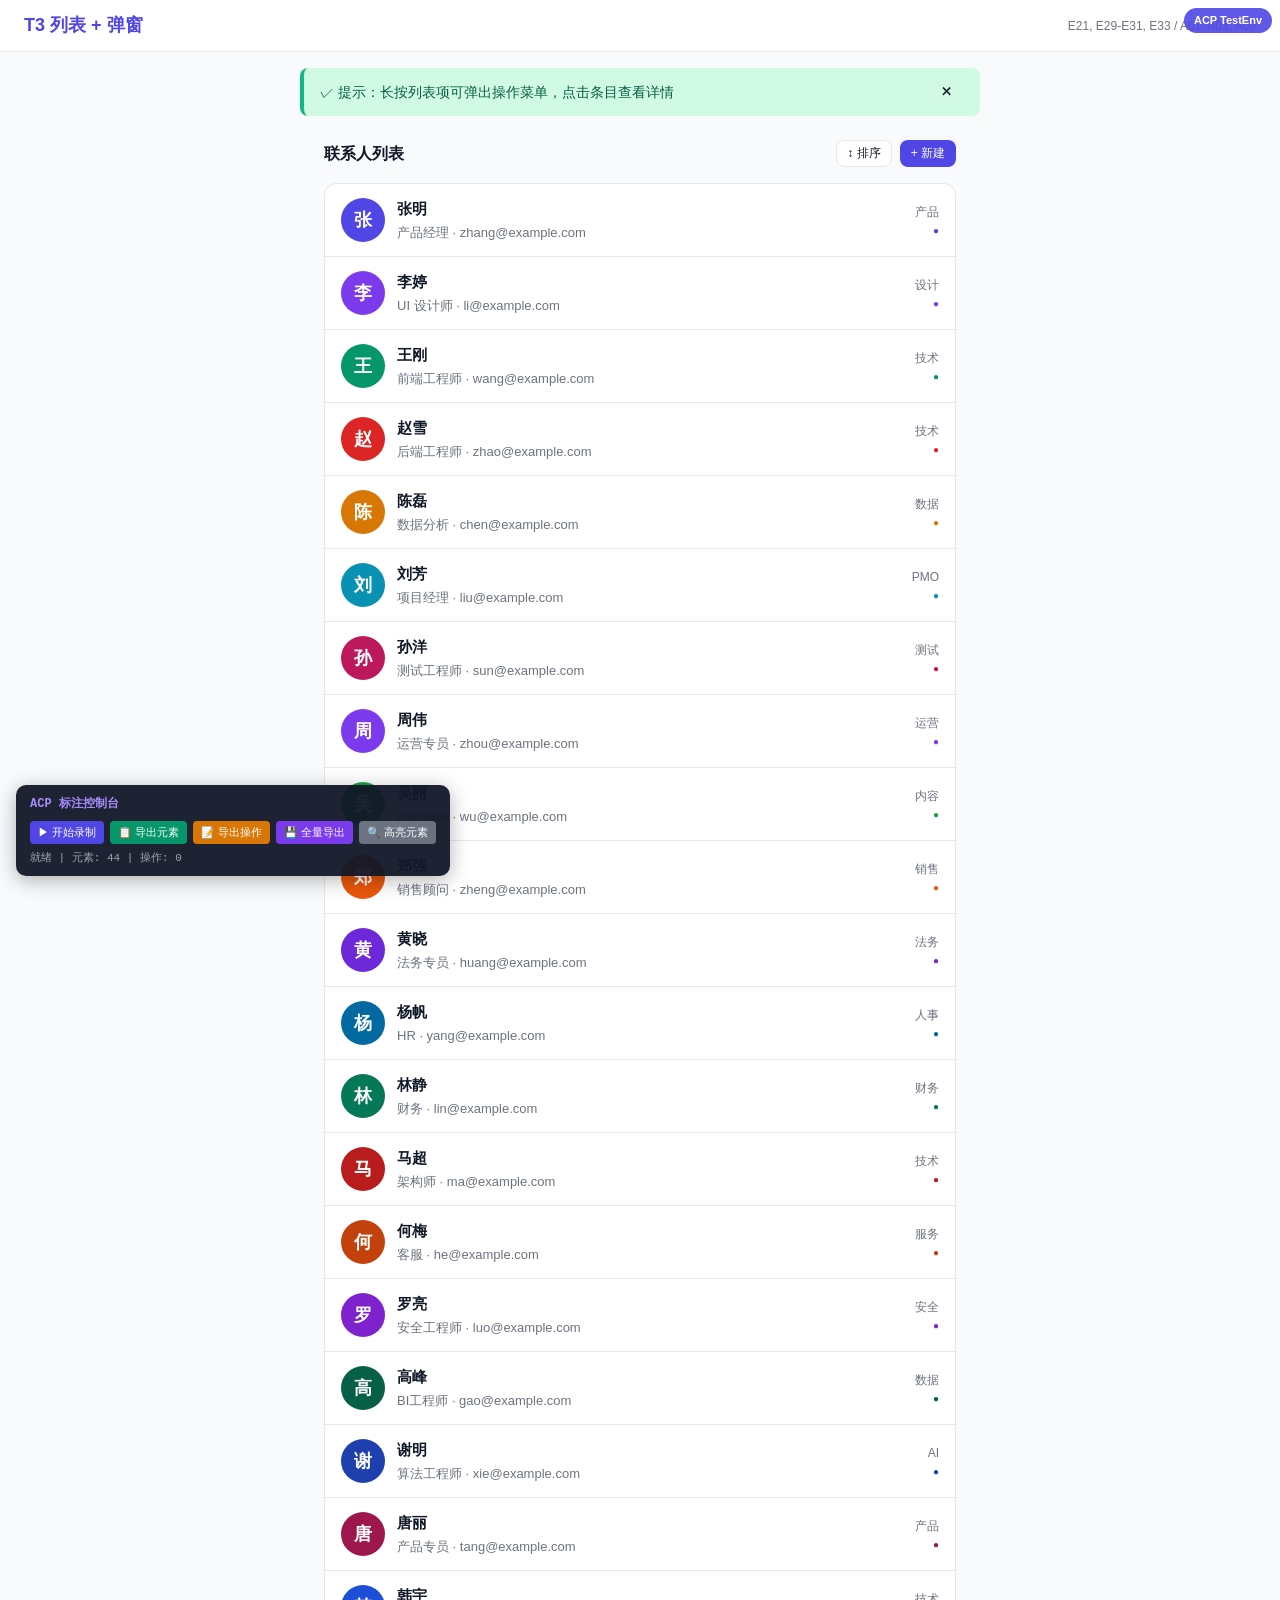
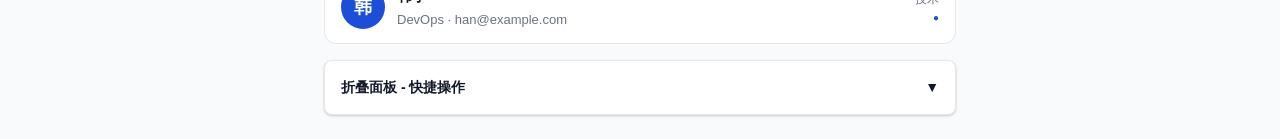
<file: acp/testenv/pages/t3_list_modal.html>
<!DOCTYPE html>
<html lang="zh-CN">
<head>
  <meta charset="UTF-8">
  <meta name="viewport" content="width=device-width, initial-scale=1.0">
  <title>T3 列表+弹窗 - ACP TestEnv</title>
  <link rel="stylesheet" href="../static/style.css">
  <style>
    .main { max-width: 680px; margin: 0 auto; padding: 24px; }
    .list-container { border: 1px solid var(--border); border-radius: 12px; overflow: hidden; background: white; }
    .list-item {
      display: flex; align-items: center; gap: 12px; padding: 14px 16px;
      border-bottom: 1px solid var(--border); cursor: pointer; transition: background 0.1s;
      user-select: none;
    }
    .list-item:last-child { border-bottom: none; }
    .list-item:hover { background: var(--bg); }
    .list-item.selected { background: #ede9fe; }
    .item-avatar { width: 44px; height: 44px; border-radius: 50%; display: flex; align-items: center; justify-content: center; font-size: 18px; font-weight: 700; color: white; flex-shrink: 0; }
    .item-body { flex: 1; min-width: 0; }
    .item-title { font-weight: 600; font-size: 15px; margin-bottom: 2px; }
    .item-desc { font-size: 13px; color: var(--text-muted); white-space: nowrap; overflow: hidden; text-overflow: ellipsis; }
    .item-meta { font-size: 12px; color: var(--text-muted); flex-shrink: 0; text-align: right; }
    .accordion-body { padding: 0 16px; max-height: 0; overflow: hidden; transition: max-height 0.3s ease, padding 0.3s; background: #f8fafc; }
    .accordion-body.open { max-height: 200px; padding: 12px 16px; }
  </style>
</head>
<body>
  <div class="page-header">
    <h1>T3 列表 + 弹窗</h1>
    <span class="coverage">E21, E29-E31, E33 / A01, A03, A09</span>
  </div>

  <!-- Notification Banner (E33, dismissable) -->
  <div id="info-banner" class="notification-banner success"
       data-acp-type="notification-banner" data-acp-id="info-banner"
       style="margin: 16px 24px 0; max-width: 680px; margin-left: auto; margin-right: auto;">
    <span>✓ 提示：长按列表项可弹出操作菜单，点击条目查看详情</span>
    <button class="btn btn-ghost btn-sm" onclick="dismissBanner(this.parentElement)"
            data-acp-type="button" data-acp-id="close-info-banner">✕</button>
  </div>

  <div class="main">
    <!-- Filter bar -->
    <div class="flex items-center justify-between mb-4">
      <h2 style="font-size:16px;font-weight:600;">联系人列表</h2>
      <div class="flex gap-2">
        <!-- Tooltip demo (E31) -->
        <div class="tooltip-wrapper">
          <button class="btn btn-secondary btn-sm" data-acp-type="button" data-acp-id="sort-btn">↕ 排序</button>
          <span class="tooltip-text">按名字排序</span>
        </div>
        <button class="btn btn-primary btn-sm" data-acp-type="button" data-acp-id="add-contact"
                onclick="openModal('modal-add')">+ 新建</button>
      </div>
    </div>

    <!-- Scrollable List (E21, A09 scroll, A03 long press) -->
    <div class="list-container" id="contact-list" data-acp-type="list" data-acp-id="contact-list">
      <!-- Generated by JS -->
    </div>

    <!-- Accordion (fold/unfold area) -->
    <div class="card mt-4">
      <div class="flex items-center justify-between" style="cursor:pointer;"
           onclick="toggleAccordion()"
           data-acp-type="accordion-header" data-acp-id="acc-header">
        <span style="font-weight:600;">折叠面板 - 快捷操作</span>
        <span id="acc-icon">▼</span>
      </div>
      <div class="accordion-body" id="acc-body" data-acp-type="accordion-body" data-acp-id="acc-body">
        <div class="flex gap-2 flex-wrap mt-2">
          <button class="btn btn-secondary btn-sm" data-acp-type="button" onclick="Toast.info('已全选')">全选</button>
          <button class="btn btn-secondary btn-sm" data-acp-type="button" onclick="Toast.info('已批量删除')">批量删除</button>
          <button class="btn btn-secondary btn-sm" data-acp-type="button" onclick="Toast.info('已导出')">导出 CSV</button>
          <button class="btn btn-secondary btn-sm" data-acp-type="button" onclick="Toast.info('已发送邮件')">群发邮件</button>
        </div>
        <p class="text-muted text-sm mt-2">选中 0 个联系人</p>
      </div>
    </div>
  </div>

  <!-- Detail Modal (E29) -->
  <div class="modal-overlay" id="modal-detail" data-acp-type="modal" data-acp-id="modal-detail">
    <div class="modal">
      <div class="modal-header">
        <div class="modal-title" id="modal-detail-title">联系人详情</div>
        <button class="modal-close" data-acp-type="button" data-acp-id="modal-close">✕</button>
      </div>
      <div id="modal-detail-content" style="padding: 8px 0;"></div>
      <div class="modal-footer">
        <button class="btn btn-secondary" onclick="closeModal('modal-detail')"
                data-acp-type="button" data-acp-id="modal-cancel">取消</button>
        <button class="btn btn-primary" onclick="closeModal('modal-detail');Toast.success('已保存')"
                data-acp-type="button" data-acp-id="modal-confirm">确认</button>
      </div>
    </div>
  </div>

  <!-- Add Contact Modal -->
  <div class="modal-overlay" id="modal-add" data-acp-type="modal" data-acp-id="modal-add">
    <div class="modal">
      <div class="modal-header">
        <div class="modal-title">新建联系人</div>
        <button class="modal-close" data-acp-type="button">✕</button>
      </div>
      <div class="form-group">
        <label class="form-label">姓名</label>
        <input type="text" class="form-input" placeholder="输入姓名"
               data-acp-type="input" data-acp-id="new-contact-name">
      </div>
      <div class="form-group">
        <label class="form-label">邮箱</label>
        <input type="email" class="form-input" placeholder="输入邮箱"
               data-acp-type="input" data-acp-id="new-contact-email">
      </div>
      <div class="modal-footer">
        <button class="btn btn-secondary" onclick="closeModal('modal-add')"
                data-acp-type="button">取消</button>
        <button class="btn btn-primary" onclick="closeModal('modal-add');Toast.success('联系人已添加')"
                data-acp-type="button" data-acp-id="confirm-add">添加</button>
      </div>
    </div>
  </div>

  <!-- Delete Confirm Modal -->
  <div class="modal-overlay" id="modal-delete" data-acp-type="modal" data-acp-id="modal-delete">
    <div class="modal" style="max-width:360px;">
      <div class="modal-header">
        <div class="modal-title" style="color:var(--danger);">⚠ 确认删除</div>
        <button class="modal-close" data-acp-type="button">✕</button>
      </div>
      <p style="margin-bottom:4px;">你确定要删除 <strong id="delete-target-name">该联系人</strong> 吗？</p>
      <p class="text-muted text-sm">此操作不可撤销。</p>
      <div class="modal-footer">
        <button class="btn btn-secondary" onclick="closeModal('modal-delete')"
                data-acp-type="button" data-acp-id="cancel-delete">取消</button>
        <button class="btn btn-danger" id="confirm-delete-btn"
                data-acp-type="button" data-acp-id="confirm-delete">删除</button>
      </div>
    </div>
  </div>

  <div class="toast-container"></div>

  <script src="../static/testenv.js"></script>
  <script src="../auto_label.js"></script>
  <script>
    const contacts = [
      {id:1, name:'张明', role:'产品经理', email:'zhang@example.com', phone:'138-0001-0001', dept:'产品', color:'#4f46e5'},
      {id:2, name:'李婷', role:'UI 设计师', email:'li@example.com', phone:'139-0002-0002', dept:'设计', color:'#7c3aed'},
      {id:3, name:'王刚', role:'前端工程师', email:'wang@example.com', phone:'137-0003-0003', dept:'技术', color:'#059669'},
      {id:4, name:'赵雪', role:'后端工程师', email:'zhao@example.com', phone:'136-0004-0004', dept:'技术', color:'#dc2626'},
      {id:5, name:'陈磊', role:'数据分析', email:'chen@example.com', phone:'135-0005-0005', dept:'数据', color:'#d97706'},
      {id:6, name:'刘芳', role:'项目经理', email:'liu@example.com', phone:'134-0006-0006', dept:'PMO', color:'#0891b2'},
      {id:7, name:'孙洋', role:'测试工程师', email:'sun@example.com', phone:'133-0007-0007', dept:'测试', color:'#be185d'},
      {id:8, name:'周伟', role:'运营专员', email:'zhou@example.com', phone:'132-0008-0008', dept:'运营', color:'#7c3aed'},
      {id:9, name:'吴丽', role:'内容编辑', email:'wu@example.com', phone:'131-0009-0009', dept:'内容', color:'#16a34a'},
      {id:10, name:'郑强', role:'销售顾问', email:'zheng@example.com', phone:'130-0010-0010', dept:'销售', color:'#ea580c'},
      {id:11, name:'黄晓', role:'法务专员', email:'huang@example.com', phone:'189-0011-0011', dept:'法务', color:'#6d28d9'},
      {id:12, name:'杨帆', role:'HR', email:'yang@example.com', phone:'188-0012-0012', dept:'人事', color:'#0369a1'},
      {id:13, name:'林静', role:'财务', email:'lin@example.com', phone:'187-0013-0013', dept:'财务', color:'#047857'},
      {id:14, name:'马超', role:'架构师', email:'ma@example.com', phone:'186-0014-0014', dept:'技术', color:'#b91c1c'},
      {id:15, name:'何梅', role:'客服', email:'he@example.com', phone:'185-0015-0015', dept:'服务', color:'#c2410c'},
      {id:16, name:'罗亮', role:'安全工程师', email:'luo@example.com', phone:'184-0016-0016', dept:'安全', color:'#7e22ce'},
      {id:17, name:'高峰', role:'BI工程师', email:'gao@example.com', phone:'183-0017-0017', dept:'数据', color:'#065f46'},
      {id:18, name:'谢明', role:'算法工程师', email:'xie@example.com', phone:'182-0018-0018', dept:'AI', color:'#1e40af'},
      {id:19, name:'唐丽', role:'产品专员', email:'tang@example.com', phone:'181-0019-0019', dept:'产品', color:'#9d174d'},
      {id:20, name:'韩宇', role:'DevOps', email:'han@example.com', phone:'180-0020-0020', dept:'技术', color:'#1d4ed8'},
    ];
    let displayedContacts = [...contacts];

    function renderList() {
      const list = document.getElementById('contact-list');
      list.innerHTML = '';
      displayedContacts.forEach(c => {
        const item = document.createElement('div');
        item.className = 'list-item';
        item.setAttribute('data-acp-type', 'list-item');
        item.setAttribute('data-acp-id', `contact-${c.id}`);
        item.innerHTML = `
          <div class="item-avatar" style="background:${c.color}">${c.name[0]}</div>
          <div class="item-body">
            <div class="item-title">${c.name}</div>
            <div class="item-desc">${c.role} · ${c.email}</div>
          </div>
          <div class="item-meta">
            <div>${c.dept}</div>
            <div style="color:${c.color};font-size:10px;margin-top:2px;">●</div>
          </div>
        `;
        // Click → open modal (A01)
        item.addEventListener('click', () => showDetail(c));
        // Long press → context menu (A03)
        addLongPress(item, (e) => {
          showContextMenu(e.clientX, e.clientY, [
            { label: '查看详情', icon: '👁', action: () => showDetail(c) },
            { label: '编辑', icon: '✏️', action: () => { Toast.info(`编辑 ${c.name}`); } },
            'sep',
            { label: '删除', icon: '🗑', danger: true, action: () => showDeleteConfirm(c) }
          ]);
        });
        list.appendChild(item);
      });
    }
    renderList();

    function showDetail(c) {
      document.getElementById('modal-detail-title').textContent = c.name + ' 的详情';
      document.getElementById('modal-detail-content').innerHTML = `
        <div style="display:flex;align-items:center;gap:16px;margin-bottom:16px;">
          <div class="item-avatar" style="background:${c.color};width:56px;height:56px;font-size:22px;">${c.name[0]}</div>
          <div>
            <div style="font-size:18px;font-weight:700;">${c.name}</div>
            <div class="text-muted">${c.role}</div>
          </div>
        </div>
        <div style="display:grid;grid-template-columns:1fr 1fr;gap:12px;">
          <div><div class="text-muted text-sm">邮箱</div><div>${c.email}</div></div>
          <div><div class="text-muted text-sm">电话</div><div>${c.phone}</div></div>
          <div><div class="text-muted text-sm">部门</div><div>${c.dept}</div></div>
          <div><div class="text-muted text-sm">ID</div><div>#${c.id}</div></div>
        </div>
      `;
      openModal('modal-detail');
    }

    function showDeleteConfirm(c) {
      document.getElementById('delete-target-name').textContent = c.name;
      document.getElementById('confirm-delete-btn').onclick = () => {
        displayedContacts = displayedContacts.filter(x => x.id !== c.id);
        renderList();
        closeModal('modal-delete');
        Toast.success(`已删除 ${c.name}`);
      };
      openModal('modal-delete');
    }

    let accOpen = false;
    function toggleAccordion() {
      accOpen = !accOpen;
      document.getElementById('acc-body').classList.toggle('open', accOpen);
      document.getElementById('acc-icon').textContent = accOpen ? '▲' : '▼';
    }

    function dismissBanner(el) {
      el.style.opacity = '0'; el.style.transform = 'translateY(-10px)';
      el.style.transition = 'all 0.2s';
      setTimeout(() => el.remove(), 200);
    }
  </script>
</body>
</html>
</file>
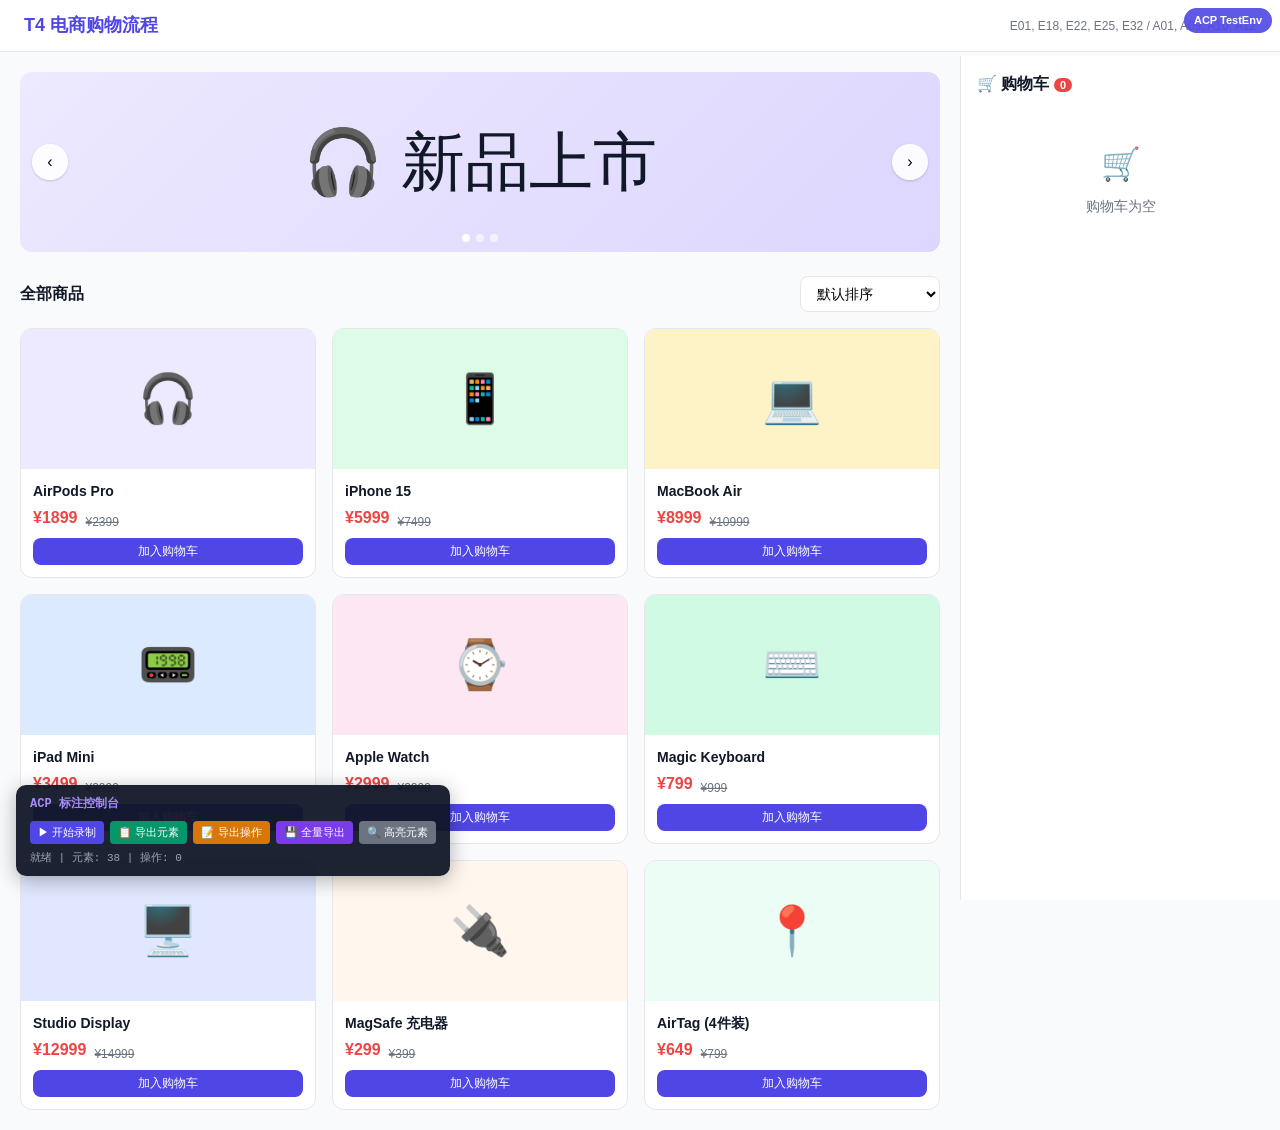
<file: acp/testenv/pages/t4_ecommerce.html>
<!DOCTYPE html>
<html lang="zh-CN">
<head>
  <meta charset="UTF-8">
  <meta name="viewport" content="width=device-width, initial-scale=1.0">
  <title>T4 电商购物 - ACP TestEnv</title>
  <link rel="stylesheet" href="../static/style.css">
  <style>
    .shop-layout { display: flex; min-height: calc(100vh - 56px); }
    .shop-main { flex: 1; padding: 20px; overflow: auto; }
    .cart-sidebar {
      width: 320px; background: white; border-left: 1px solid var(--border);
      padding: 16px; display: flex; flex-direction: column;
      position: sticky; top: 56px; height: calc(100vh - 56px); overflow-y: auto;
    }
    @media (max-width: 900px) { .cart-sidebar { display: none; } }

    /* Product grid */
    .products-grid { display: grid; grid-template-columns: repeat(3, 1fr); gap: 16px; }
    @media (max-width: 700px) { .products-grid { grid-template-columns: repeat(2, 1fr); } }
    .product-card {
      background: white; border: 1px solid var(--border); border-radius: 12px;
      overflow: hidden; transition: transform 0.15s, box-shadow 0.15s; cursor: pointer;
    }
    .product-card:hover { transform: translateY(-2px); box-shadow: var(--shadow-lg); }
    .product-img { width: 100%; height: 140px; display: flex; align-items: center; justify-content: center; font-size: 48px; }
    .product-info { padding: 12px; }
    .product-name { font-weight: 600; margin-bottom: 4px; font-size: 14px; }
    .product-price { color: var(--danger); font-weight: 700; font-size: 16px; margin-bottom: 8px; }
    .product-original { text-decoration: line-through; color: var(--text-muted); font-size: 12px; }

    /* Carousel (E25, A10, A12) */
    .carousel { position: relative; overflow: hidden; border-radius: 12px; margin-bottom: 24px; height: 180px; }
    .carousel-track { display: flex; transition: transform 0.4s ease; height: 100%; }
    .carousel-slide { flex-shrink: 0; width: 100%; display: flex; align-items: center; justify-content: center; font-size: 64px; }
    .carousel-btn {
      position: absolute; top: 50%; transform: translateY(-50%);
      background: rgba(255,255,255,0.9); border: none; width: 36px; height: 36px;
      border-radius: 50%; cursor: pointer; font-size: 16px; z-index: 2;
      box-shadow: var(--shadow); display: flex; align-items: center; justify-content: center;
    }
    .carousel-btn-prev { left: 12px; }
    .carousel-btn-next { right: 12px; }
    .carousel-dots { position: absolute; bottom: 10px; left: 50%; transform: translateX(-50%); display: flex; gap: 6px; }
    .dot { width: 8px; height: 8px; border-radius: 50%; background: rgba(255,255,255,0.6); cursor: pointer; transition: background 0.2s; }
    .dot.active { background: white; }

    /* Cart */
    .cart-title { font-size: 16px; font-weight: 700; margin-bottom: 12px; }
    .cart-item { display: flex; align-items: center; gap: 10px; padding: 10px 0; border-bottom: 1px solid var(--border); }
    .cart-item-emoji { font-size: 28px; }
    .cart-item-body { flex: 1; min-width: 0; }
    .cart-item-name { font-size: 13px; font-weight: 500; }
    .cart-item-price { font-size: 12px; color: var(--danger); }
    .qty-ctrl { display: flex; align-items: center; gap: 4px; }
    .qty-btn { width: 24px; height: 24px; border: 1px solid var(--border); background: white; border-radius: 4px; cursor: pointer; font-size: 14px; display: flex; align-items: center; justify-content: center; }
    .qty-btn:hover { background: var(--bg); }
    .qty-num { width: 28px; text-align: center; font-size: 13px; font-weight: 600; }
    .cart-total { margin-top: 12px; padding-top: 12px; border-top: 2px solid var(--border); font-size: 16px; font-weight: 700; }
    .empty-cart { text-align: center; color: var(--text-muted); padding: 32px 0; font-size: 32px; }

    /* Checkout stepper */
    .stepper { display: flex; align-items: center; margin-bottom: 24px; }
    .step { display: flex; flex-direction: column; align-items: center; flex: 1; }
    .step-circle {
      width: 32px; height: 32px; border-radius: 50%; background: var(--border);
      display: flex; align-items: center; justify-content: center;
      font-size: 13px; font-weight: 700; color: var(--text-muted);
    }
    .step-circle.active { background: var(--primary); color: white; }
    .step-circle.done { background: var(--success); color: white; }
    .step-label { font-size: 11px; color: var(--text-muted); margin-top: 4px; }
    .step-line { flex: 1; height: 2px; background: var(--border); }
    .step-line.done { background: var(--success); }

    /* Loading overlay */
    .loading-overlay {
      position: fixed; inset: 0; background: rgba(255,255,255,0.85);
      display: flex; flex-direction: column; align-items: center; justify-content: center;
      z-index: 500; opacity: 0; pointer-events: none; transition: opacity 0.2s;
    }
    .loading-overlay.show { opacity: 1; pointer-events: all; }
  </style>
</head>
<body>
  <div class="page-header">
    <h1>T4 电商购物流程</h1>
    <span class="coverage">E01, E18, E22, E25, E32 / A01, A09, A10, A12</span>
  </div>

  <div class="shop-layout">
    <div class="shop-main">

      <!-- Carousel (E25) -->
      <div class="carousel" data-acp-type="carousel" data-acp-id="hero-carousel">
        <div class="carousel-track" id="carousel-track">
          <div class="carousel-slide" style="background:linear-gradient(135deg,#ede9fe,#ddd6fe)">🎧 新品上市</div>
          <div class="carousel-slide" style="background:linear-gradient(135deg,#dcfce7,#bbf7d0)">📱 限时特惠</div>
          <div class="carousel-slide" style="background:linear-gradient(135deg,#fef3c7,#fde68a)">💻 年度大促</div>
        </div>
        <button class="carousel-btn carousel-btn-prev" data-acp-type="button" data-acp-id="carousel-prev" onclick="prevSlide()">‹</button>
        <button class="carousel-btn carousel-btn-next" data-acp-type="button" data-acp-id="carousel-next" onclick="nextSlide()">›</button>
        <div class="carousel-dots" id="carousel-dots">
          <div class="dot active" onclick="goSlide(0)" data-acp-type="button" data-acp-id="dot-0"></div>
          <div class="dot" onclick="goSlide(1)" data-acp-type="button" data-acp-id="dot-1"></div>
          <div class="dot" onclick="goSlide(2)" data-acp-type="button" data-acp-id="dot-2"></div>
        </div>
      </div>

      <!-- Filter bar -->
      <div class="flex items-center justify-between mb-4">
        <h2 style="font-size:16px;font-weight:600;">全部商品</h2>
        <select class="form-select" style="width:140px;" onchange="sortProducts(this.value)"
                data-acp-type="select" data-acp-id="sort-select">
          <option value="default">默认排序</option>
          <option value="price-asc">价格升序</option>
          <option value="price-desc">价格降序</option>
        </select>
      </div>

      <!-- Product Grid (E18, E22) -->
      <div class="products-grid" id="products-grid" data-acp-type="product-grid" data-acp-id="products-grid">
        <!-- Rendered by JS -->
      </div>

      <!-- Checkout Panel (E32 progress) -->
      <div class="card mt-4" id="checkout-panel" style="display:none;">
        <div class="card-header">结算流程</div>
        <div class="stepper" data-acp-type="stepper" data-acp-id="checkout-stepper" id="checkout-stepper"></div>
        <div id="checkout-step-content"></div>
      </div>

    </div>

    <!-- Cart Sidebar -->
    <div class="cart-sidebar" data-acp-type="sidebar" data-acp-id="cart-sidebar">
      <div class="cart-title">🛒 购物车 <span id="cart-count" style="background:var(--danger);color:white;border-radius:999px;padding:1px 6px;font-size:11px;">0</span></div>
      <div id="cart-items" style="flex:1;">
        <div class="empty-cart" id="empty-cart-msg" data-acp-type="empty-state" data-acp-id="empty-cart">
          <div>🛒</div>
          <div style="font-size:14px;margin-top:8px;">购物车为空</div>
        </div>
      </div>
      <div class="cart-total" style="display:none;" id="cart-total-row">
        合计: <span style="color:var(--danger);" id="cart-total">¥0</span>
      </div>
      <button class="btn btn-primary w-full mt-4" id="checkout-btn" onclick="startCheckout()"
              style="display:none;" data-acp-type="button" data-acp-id="checkout-btn">去结算</button>
    </div>
  </div>

  <!-- Loading Overlay (E32, S11) -->
  <div class="loading-overlay" id="loading-overlay" data-acp-type="loading" data-acp-id="loading-overlay">
    <div class="spinner"></div>
    <div style="margin-top:16px;color:var(--text-muted);font-size:14px;" id="loading-text">加载中...</div>
    <!-- Progress bar (E32) -->
    <div class="progress" style="width:200px;margin-top:12px;" data-acp-type="progress" data-acp-id="checkout-progress">
      <div class="progress-bar" id="progress-bar" style="width:0%"></div>
    </div>
  </div>

  <div class="toast-container"></div>
  <script src="../static/testenv.js"></script>
  <script src="../auto_label.js"></script>
  <script>
    const products = [
      { id:1, name:'AirPods Pro', emoji:'🎧', price:1899, orig:2399, color:'#ede9fe' },
      { id:2, name:'iPhone 15', emoji:'📱', price:5999, orig:7499, color:'#dcfce7' },
      { id:3, name:'MacBook Air', emoji:'💻', price:8999, orig:10999, color:'#fef3c7' },
      { id:4, name:'iPad Mini', emoji:'📟', price:3499, orig:3999, color:'#dbeafe' },
      { id:5, name:'Apple Watch', emoji:'⌚', price:2999, orig:3299, color:'#fce7f3' },
      { id:6, name:'Magic Keyboard', emoji:'⌨️', price:799, orig:999, color:'#d1fae5' },
      { id:7, name:'Studio Display', emoji:'🖥️', price:12999, orig:14999, color:'#e0e7ff' },
      { id:8, name:'MagSafe 充电器', emoji:'🔌', price:299, orig:399, color:'#fff7ed' },
      { id:9, name:'AirTag (4件装)', emoji:'📍', price:649, orig:799, color:'#ecfdf5' },
    ];
    let sortedProducts = [...products];
    const cart = {};

    function sortProducts(mode) {
      if (mode === 'price-asc') sortedProducts = [...products].sort((a,b) => a.price-b.price);
      else if (mode === 'price-desc') sortedProducts = [...products].sort((a,b) => b.price-a.price);
      else sortedProducts = [...products];
      renderProducts();
    }

    function renderProducts() {
      const grid = document.getElementById('products-grid');
      grid.innerHTML = sortedProducts.map(p => `
        <div class="product-card" data-acp-type="card" data-acp-id="product-${p.id}">
          <div class="product-img" style="background:${p.color}" data-acp-type="image" data-acp-id="img-${p.id}">${p.emoji}</div>
          <div class="product-info">
            <div class="product-name">${p.name}</div>
            <div class="flex items-center gap-2 mb-2">
              <span class="product-price">¥${p.price}</span>
              <span class="product-original">¥${p.orig}</span>
            </div>
            <button class="btn btn-primary w-full btn-sm" data-acp-type="button" data-acp-id="add-to-cart-${p.id}"
                    onclick="addToCart(${p.id})">加入购物车</button>
          </div>
        </div>`).join('');
    }
    renderProducts();

    function addToCart(id) {
      const p = products.find(x => x.id === id);
      if (cart[id]) cart[id].qty++;
      else cart[id] = { ...p, qty: 1 };
      renderCart();
      Toast.success(`${p.emoji} ${p.name} 已加入购物车`);
    }

    function renderCart() {
      const items = Object.values(cart).filter(x => x.qty > 0);
      const total = items.reduce((s, i) => s + i.price * i.qty, 0);
      const count = items.reduce((s, i) => s + i.qty, 0);
      document.getElementById('cart-count').textContent = count;
      document.getElementById('empty-cart-msg').style.display = items.length ? 'none' : 'block';
      document.getElementById('cart-total-row').style.display = items.length ? 'block' : 'none';
      document.getElementById('checkout-btn').style.display = items.length ? 'block' : 'none';
      document.getElementById('cart-total').textContent = `¥${total.toLocaleString()}`;
      const container = document.getElementById('cart-items');
      const existing = container.querySelectorAll('.cart-item');
      existing.forEach(e => e.remove());
      items.forEach(item => {
        const el = document.createElement('div');
        el.className = 'cart-item';
        el.setAttribute('data-acp-type', 'cart-item');
        el.setAttribute('data-acp-id', `cart-item-${item.id}`);
        el.innerHTML = `
          <div class="cart-item-emoji">${item.emoji}</div>
          <div class="cart-item-body">
            <div class="cart-item-name">${item.name}</div>
            <div class="cart-item-price">¥${item.price} × ${item.qty}</div>
          </div>
          <div class="qty-ctrl">
            <button class="qty-btn" data-acp-type="button" data-acp-id="qty-minus-${item.id}"
                    onclick="changeQty(${item.id},-1)">−</button>
            <span class="qty-num" data-acp-type="text">${item.qty}</span>
            <button class="qty-btn" data-acp-type="button" data-acp-id="qty-plus-${item.id}"
                    onclick="changeQty(${item.id},+1)">+</button>
          </div>`;
        container.appendChild(el);
      });
    }

    function changeQty(id, delta) {
      cart[id].qty += delta;
      if (cart[id].qty <= 0) delete cart[id];
      renderCart();
    }

    // Carousel
    let slide = 0, total = 3;
    function goSlide(n) {
      slide = n;
      document.getElementById('carousel-track').style.transform = `translateX(-${slide*100}%)`;
      document.querySelectorAll('.dot').forEach((d,i) => d.classList.toggle('active', i===slide));
    }
    function nextSlide() { goSlide((slide+1)%total); }
    function prevSlide() { goSlide((slide-1+total)%total); }
    // Auto slide
    setInterval(nextSlide, 3500);

    // Swipe carousel (A12)
    let touchStartX = 0;
    document.querySelector('.carousel').addEventListener('touchstart', e => { touchStartX = e.touches[0].clientX; }, { passive: true });
    document.querySelector('.carousel').addEventListener('touchend', e => {
      const dx = e.changedTouches[0].clientX - touchStartX;
      if (Math.abs(dx) > 40) dx < 0 ? nextSlide() : prevSlide();
    });

    // Checkout steps
    const steps = [
      { label: '填写地址', id: 'address' },
      { label: '选择支付', id: 'payment' },
      { label: '确认订单', id: 'confirm' }
    ];
    let currentStep = 0;

    function renderStepper() {
      const el = document.getElementById('checkout-stepper');
      el.innerHTML = '';
      steps.forEach((s, i) => {
        if (i > 0) {
          const line = document.createElement('div');
          line.className = `step-line${i <= currentStep ? ' done' : ''}`;
          el.appendChild(line);
        }
        const step = document.createElement('div');
        step.className = 'step';
        const circleClass = i < currentStep ? 'done' : i === currentStep ? 'active' : '';
        step.innerHTML = `
          <div class="step-circle ${circleClass}" data-acp-type="step" data-acp-id="step-${s.id}">
            ${i < currentStep ? '✓' : i+1}
          </div>
          <div class="step-label">${s.label}</div>`;
        el.appendChild(step);
      });
    }

    const stepContents = [
      `<div class="form-group"><label class="form-label">收件人</label>
        <input type="text" class="form-input" placeholder="姓名" data-acp-type="input" data-acp-id="checkout-name"></div>
       <div class="form-group"><label class="form-label">地址</label>
        <input type="text" class="form-input" placeholder="详细地址" data-acp-type="input" data-acp-id="checkout-addr"></div>
       <div class="flex justify-end mt-2"><button class="btn btn-primary" data-acp-type="button" data-acp-id="next-step-1" onclick="nextStep()">下一步 →</button></div>`,
      `<div style="margin-bottom:16px;">
        <label class="radio-item mb-2" style="display:flex;gap:8px;padding:12px;border:1px solid var(--border);border-radius:8px;margin-bottom:8px;cursor:pointer;">
          <input type="radio" name="pay" value="alipay" data-acp-type="radio" data-acp-id="pay-alipay" checked> 支付宝</label>
        <label class="radio-item" style="display:flex;gap:8px;padding:12px;border:1px solid var(--border);border-radius:8px;cursor:pointer;">
          <input type="radio" name="pay" value="wechat" data-acp-type="radio" data-acp-id="pay-wechat"> 微信支付</label>
       </div>
       <div class="flex justify-between mt-2">
        <button class="btn btn-secondary" data-acp-type="button" data-acp-id="prev-step-2" onclick="prevStep()">← 返回</button>
        <button class="btn btn-primary" data-acp-type="button" data-acp-id="next-step-2" onclick="nextStep()">下一步 →</button>
       </div>`,
      `<div class="notification-banner success mb-4" style="margin:0 0 16px;">
         <span>✓ 请确认您的订单信息</span></div>
       <div style="padding:12px;background:var(--bg);border-radius:8px;margin-bottom:16px;">
         <div class="flex justify-between mb-2"><span>商品总计</span><span style="font-weight:600;" id="final-total">-</span></div>
         <div class="flex justify-between mb-2"><span>运费</span><span>免运费</span></div>
         <div class="flex justify-between" style="font-size:16px;font-weight:700;border-top:1px solid var(--border);padding-top:8px;">
           <span>应付金额</span><span style="color:var(--danger);" id="final-total2">-</span></div>
       </div>
       <div class="flex justify-between">
        <button class="btn btn-secondary" data-acp-type="button" data-acp-id="prev-step-3" onclick="prevStep()">← 返回</button>
        <button class="btn btn-primary" data-acp-type="button" data-acp-id="submit-order" onclick="submitOrder()">提交订单 💳</button>
       </div>`
    ];

    function startCheckout() {
      currentStep = 0;
      document.getElementById('checkout-panel').style.display = 'block';
      document.getElementById('checkout-panel').scrollIntoView({ behavior: 'smooth' });
      renderStepper();
      document.getElementById('checkout-step-content').innerHTML = stepContents[0];
    }

    function nextStep() {
      if (currentStep < steps.length - 1) {
        currentStep++;
        renderStepper();
        document.getElementById('checkout-step-content').innerHTML = stepContents[currentStep];
        if (currentStep === 2) {
          const total = Object.values(cart).reduce((s,i) => s+i.price*i.qty, 0);
          document.getElementById('final-total').textContent = `¥${total.toLocaleString()}`;
          document.getElementById('final-total2').textContent = `¥${total.toLocaleString()}`;
        }
      }
    }

    function prevStep() {
      if (currentStep > 0) {
        currentStep--;
        renderStepper();
        document.getElementById('checkout-step-content').innerHTML = stepContents[currentStep];
      }
    }

    function submitOrder() {
      const overlay = document.getElementById('loading-overlay');
      const bar = document.getElementById('progress-bar');
      overlay.classList.add('show');
      document.getElementById('loading-text').textContent = '正在处理订单...';
      let pct = 0;
      const iv = setInterval(() => {
        pct += 15;
        bar.style.width = pct + '%';
        if (pct >= 100) {
          clearInterval(iv);
          setTimeout(() => {
            overlay.classList.remove('show');
            document.getElementById('checkout-panel').style.display = 'none';
            Object.keys(cart).forEach(k => delete cart[k]);
            renderCart();
            Toast.success('🎉 订单提交成功！感谢您的购买');
          }, 400);
        }
      }, 200);
    }
  </script>
</body>
</html>
</file>
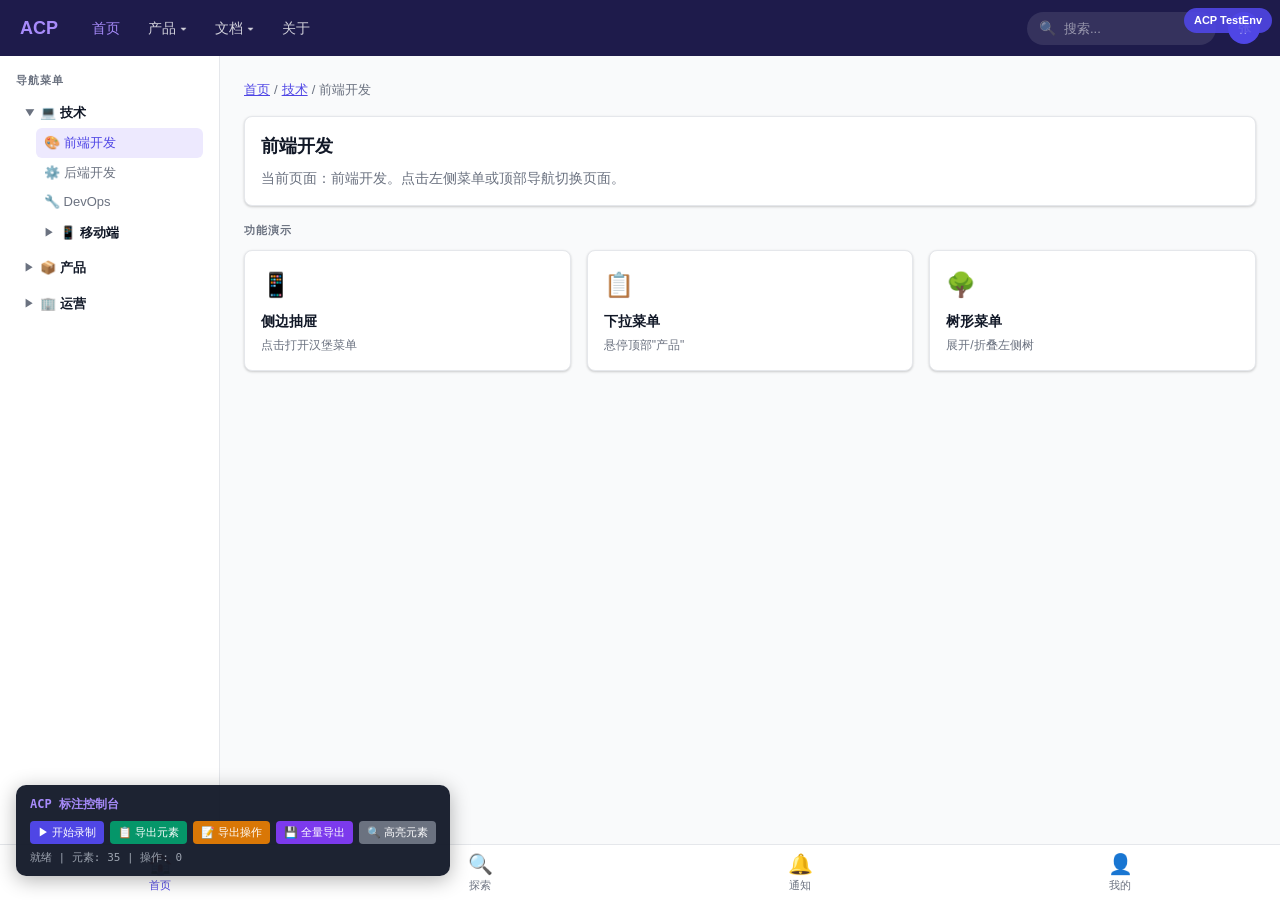
<file: acp/testenv/pages/t5_navigation.html>
<!DOCTYPE html>
<html lang="zh-CN">
<head>
  <meta charset="UTF-8">
  <meta name="viewport" content="width=device-width, initial-scale=1.0">
  <title>T5 导航+菜单 - ACP TestEnv</title>
  <link rel="stylesheet" href="../static/style.css">
  <style>
    * { box-sizing: border-box; }
    body { margin: 0; background: var(--bg); }

    /* Top Navbar (E12) */
    .navbar {
      background: #1e1b4b; color: white; padding: 0 20px;
      display: flex; align-items: center; height: 56px;
      position: sticky; top: 0; z-index: 200; gap: 4px;
    }
    .nav-logo { font-weight: 800; font-size: 18px; color: #a78bfa; margin-right: 16px; white-space: nowrap; }
    .nav-items { display: flex; height: 100%; flex: 1; }
    .nav-item {
      position: relative; display: flex; align-items: center;
      padding: 0 14px; cursor: pointer; font-size: 14px; color: rgba(255,255,255,0.8);
      transition: background 0.15s; white-space: nowrap;
    }
    .nav-item:hover { background: rgba(255,255,255,0.1); color: white; }
    .nav-item.active { color: #a78bfa; }
    .nav-dropdown {
      position: absolute; top: 100%; left: 0; background: white; color: var(--text);
      border: 1px solid var(--border); border-radius: 0 0 8px 8px;
      box-shadow: var(--shadow-lg); min-width: 180px; z-index: 300;
      display: none; overflow: hidden;
    }
    .nav-item:hover .nav-dropdown { display: block; }
    .dropdown-item {
      padding: 10px 16px; font-size: 13px; cursor: pointer;
      display: flex; align-items: center; gap: 8px; transition: background 0.1s;
    }
    .dropdown-item:hover { background: var(--bg); }
    .dropdown-sep { height: 1px; background: var(--border); }
    .nav-search {
      display: flex; align-items: center; background: rgba(255,255,255,0.1);
      border-radius: 20px; padding: 6px 12px; gap: 8px; margin-right: 8px;
    }
    .nav-search input {
      background: none; border: none; outline: none; color: white;
      font-size: 13px; width: 140px; placeholder-color: rgba(255,255,255,0.5);
    }
    .nav-search input::placeholder { color: rgba(255,255,255,0.5); }
    .nav-avatar {
      width: 32px; height: 32px; border-radius: 50%; background: var(--primary);
      display: flex; align-items: center; justify-content: center;
      font-size: 13px; font-weight: 700; cursor: pointer; flex-shrink: 0;
    }
    .hamburger { display: none; background: none; border: none; color: white; font-size: 22px; cursor: pointer; padding: 8px; }
    @media (max-width: 768px) { .nav-items, .nav-search { display: none; } .hamburger { display: block; } }

    /* Main layout */
    .main-layout { display: flex; min-height: calc(100vh - 56px - 56px); }

    /* Left tree sidebar (E14, S10) */
    .tree-sidebar {
      width: 220px; background: white; border-right: 1px solid var(--border);
      padding: 16px; flex-shrink: 0; overflow-y: auto;
    }
    .tree-sidebar-title { font-size: 11px; font-weight: 700; text-transform: uppercase; letter-spacing: 0.08em; color: var(--text-muted); margin-bottom: 8px; }
    .tree-node { font-size: 13px; }
    .tree-parent {
      display: flex; align-items: center; gap: 6px; padding: 6px 8px;
      border-radius: 6px; cursor: pointer; font-weight: 600; transition: background 0.1s;
    }
    .tree-parent:hover { background: var(--bg); }
    .tree-parent .arrow { font-size: 10px; color: var(--text-muted); transition: transform 0.2s; }
    .tree-parent.expanded .arrow { transform: rotate(90deg); }
    .tree-children { padding-left: 20px; max-height: 0; overflow: hidden; transition: max-height 0.3s; }
    .tree-children.open { max-height: 400px; }
    .tree-leaf {
      display: flex; align-items: center; gap: 6px; padding: 5px 8px;
      border-radius: 6px; cursor: pointer; color: var(--text-muted); font-size: 13px;
      transition: background 0.1s; text-decoration: none;
    }
    .tree-leaf:hover { background: var(--bg); color: var(--text); }
    .tree-leaf.active { background: #ede9fe; color: var(--primary); font-weight: 500; }

    /* Content area */
    .content-area { flex: 1; padding: 24px; overflow: auto; }

    /* Breadcrumb (E15) */
    .breadcrumb-bar { margin-bottom: 16px; }

    /* Bottom Navigation (E13) */
    .bottom-nav {
      background: white; border-top: 1px solid var(--border);
      display: flex; height: 56px;
      position: sticky; bottom: 0; z-index: 200;
    }
    .bottom-nav-item {
      flex: 1; display: flex; flex-direction: column; align-items: center;
      justify-content: center; gap: 2px; cursor: pointer; font-size: 11px;
      color: var(--text-muted); transition: color 0.15s; border: none; background: none;
    }
    .bottom-nav-item:hover { color: var(--primary); }
    .bottom-nav-item.active { color: var(--primary); }
    .bottom-nav-icon { font-size: 20px; }

    /* Drawer (E14, S08) */
    .drawer-overlay {
      position: fixed; inset: 0; background: rgba(0,0,0,0.4);
      z-index: 400; display: none;
    }
    .drawer-overlay.open { display: block; }
    .drawer {
      position: fixed; top: 0; left: -280px; width: 280px; height: 100%;
      background: white; z-index: 401; box-shadow: var(--shadow-lg);
      transition: left 0.3s ease; overflow-y: auto;
    }
    .drawer-overlay.open .drawer { left: 0; }
    .drawer-header { background: #1e1b4b; color: white; padding: 20px 16px; font-size: 18px; font-weight: 700; }
    .drawer-item { padding: 12px 16px; display: flex; align-items: center; gap: 12px; cursor: pointer; border-bottom: 1px solid var(--border); font-size: 14px; }
    .drawer-item:hover { background: var(--bg); }

    /* Page sections */
    .section { margin-bottom: 24px; }
    .section-label { font-size: 11px; font-weight: 700; text-transform: uppercase; letter-spacing: 0.08em; color: var(--text-muted); margin-bottom: 8px; }

    /* Search results */
    .search-results {
      background: white; border: 1px solid var(--border); border-radius: 8px;
      padding: 8px; box-shadow: var(--shadow); display: none;
    }
    .search-result-item { padding: 8px 12px; font-size: 13px; cursor: pointer; border-radius: 6px; }
    .search-result-item:hover { background: var(--bg); }
  </style>
</head>
<body>

<!-- Top Navbar (E12) -->
<nav class="navbar" data-acp-type="navbar" data-acp-id="top-navbar">
  <button class="hamburger" onclick="openDrawer()" data-acp-type="button" data-acp-id="hamburger">☰</button>
  <div class="nav-logo">ACP</div>

  <div class="nav-items">
    <!-- Nav item with dropdown (E16, A05 hover) -->
    <div class="nav-item active" data-acp-type="nav-item" data-acp-id="nav-home">首页</div>
    <div class="nav-item" data-acp-type="nav-item" data-acp-id="nav-products">
      产品 ▾
      <div class="nav-dropdown" data-acp-type="dropdown" data-acp-id="products-dropdown">
        <div class="dropdown-item" data-acp-type="dropdown-item" data-acp-id="dd-hardware" onclick="setPage('硬件产品')">🖥 硬件产品</div>
        <div class="dropdown-item" data-acp-type="dropdown-item" data-acp-id="dd-software" onclick="setPage('软件服务')">💻 软件服务</div>
        <div class="dropdown-item" data-acp-type="dropdown-item" data-acp-id="dd-cloud" onclick="setPage('云服务')">☁️ 云服务</div>
        <div class="dropdown-sep"></div>
        <div class="dropdown-item" data-acp-type="dropdown-item" data-acp-id="dd-all" onclick="setPage('全部产品')">📦 全部产品</div>
      </div>
    </div>
    <div class="nav-item" data-acp-type="nav-item" data-acp-id="nav-docs">
      文档 ▾
      <div class="nav-dropdown" data-acp-type="dropdown" data-acp-id="docs-dropdown">
        <div class="dropdown-item" data-acp-type="dropdown-item" onclick="setPage('快速开始')">🚀 快速开始</div>
        <div class="dropdown-item" data-acp-type="dropdown-item" onclick="setPage('API 参考')">📄 API 参考</div>
        <div class="dropdown-item" data-acp-type="dropdown-item" onclick="setPage('示例')">💡 示例</div>
      </div>
    </div>
    <div class="nav-item" data-acp-type="nav-item" data-acp-id="nav-about" onclick="setPage('关于我们')">关于</div>
  </div>

  <!-- Search (E02) -->
  <div class="nav-search" style="position:relative;">
    <span style="color:rgba(255,255,255,0.5);">🔍</span>
    <input type="text" placeholder="搜索..." data-acp-type="input" data-acp-id="nav-search-input"
           oninput="showSearchResults(this.value)" onfocus="showSearchResults(this.value)">
    <div class="search-results" id="search-results" data-acp-type="dropdown" data-acp-id="search-dropdown"
         style="position:absolute;top:calc(100% + 8px);left:0;right:0;min-width:240px;z-index:500;">
    </div>
  </div>

  <div class="nav-avatar" data-acp-type="button" data-acp-id="user-menu-btn" onclick="Toast.info('用户菜单')">张</div>
</nav>

<div class="main-layout">
  <!-- Left Tree Sidebar (E14, S10) -->
  <div class="tree-sidebar" data-acp-type="sidebar" data-acp-id="tree-sidebar">
    <div class="tree-sidebar-title">导航菜单</div>

    <div class="tree-node" id="tree-root">
      <div class="tree-parent expanded" data-acp-type="tree-node" data-acp-id="tree-tech" onclick="toggleTree(this)">
        <span class="arrow">▶</span> 💻 技术
      </div>
      <div class="tree-children open" data-acp-type="tree-children">
        <div class="tree-leaf active" data-acp-type="tree-leaf" data-acp-id="leaf-frontend" onclick="selectLeaf(this,'前端开发')">🎨 前端开发</div>
        <div class="tree-leaf" data-acp-type="tree-leaf" data-acp-id="leaf-backend" onclick="selectLeaf(this,'后端开发')">⚙️ 后端开发</div>
        <div class="tree-leaf" data-acp-type="tree-leaf" data-acp-id="leaf-devops" onclick="selectLeaf(this,'DevOps')">🔧 DevOps</div>
        <div class="tree-node">
          <div class="tree-parent" data-acp-type="tree-node" data-acp-id="tree-mobile" onclick="toggleTree(this)">
            <span class="arrow">▶</span> 📱 移动端
          </div>
          <div class="tree-children">
            <div class="tree-leaf" data-acp-type="tree-leaf" onclick="selectLeaf(this,'iOS')">🍎 iOS</div>
            <div class="tree-leaf" data-acp-type="tree-leaf" onclick="selectLeaf(this,'Android')">🤖 Android</div>
          </div>
        </div>
      </div>

      <div class="tree-parent" data-acp-type="tree-node" data-acp-id="tree-product" onclick="toggleTree(this)" style="margin-top:4px;">
        <span class="arrow">▶</span> 📦 产品
      </div>
      <div class="tree-children">
        <div class="tree-leaf" data-acp-type="tree-leaf" onclick="selectLeaf(this,'产品设计')">✏️ 产品设计</div>
        <div class="tree-leaf" data-acp-type="tree-leaf" onclick="selectLeaf(this,'用户研究')">🔬 用户研究</div>
        <div class="tree-leaf" data-acp-type="tree-leaf" onclick="selectLeaf(this,'路线图')">🗺 路线图</div>
      </div>

      <div class="tree-parent" data-acp-type="tree-node" data-acp-id="tree-ops" onclick="toggleTree(this)" style="margin-top:4px;">
        <span class="arrow">▶</span> 🏢 运营
      </div>
      <div class="tree-children">
        <div class="tree-leaf" data-acp-type="tree-leaf" onclick="selectLeaf(this,'数据分析')">📊 数据分析</div>
        <div class="tree-leaf" data-acp-type="tree-leaf" onclick="selectLeaf(this,'市场推广')">📣 市场推广</div>
      </div>
    </div>
  </div>

  <!-- Main Content -->
  <div class="content-area">
    <!-- Breadcrumb (E15) -->
    <div class="breadcrumb-bar">
      <nav class="breadcrumb" data-acp-type="breadcrumb" data-acp-id="main-breadcrumb">
        <span class="breadcrumb-item" data-acp-type="breadcrumb-item" onclick="setPage('首页');setBreadcrumb(['首页'])">首页</span>
        <span class="breadcrumb-sep">/</span>
        <span class="breadcrumb-item" data-acp-type="breadcrumb-item" onclick="">技术</span>
        <span class="breadcrumb-sep">/</span>
        <span class="breadcrumb-item" data-acp-type="breadcrumb-item">前端开发</span>
      </nav>
    </div>

    <!-- Page content -->
    <div class="card mb-4">
      <div style="font-size:18px;font-weight:700;margin-bottom:8px;" id="page-title">前端开发</div>
      <p class="text-muted" id="page-desc">当前页面：前端开发。点击左侧菜单或顶部导航切换页面。</p>
    </div>

    <!-- Quick nav cards -->
    <div style="font-size:11px;font-weight:700;text-transform:uppercase;color:var(--text-muted);letter-spacing:0.08em;margin-bottom:12px;">功能演示</div>
    <div class="grid grid-3 gap-4">
      <div class="card" style="cursor:pointer;" data-acp-type="card" onclick="openDrawer()">
        <div style="font-size:24px;margin-bottom:8px;">📱</div>
        <div style="font-weight:600;margin-bottom:4px;">侧边抽屉</div>
        <div class="text-muted text-sm">点击打开汉堡菜单</div>
      </div>
      <div class="card" style="cursor:pointer;" data-acp-type="card" onclick="document.querySelector('.nav-item[data-acp-id=nav-products]').dispatchEvent(new MouseEvent('mouseenter'))">
        <div style="font-size:24px;margin-bottom:8px;">📋</div>
        <div style="font-weight:600;margin-bottom:4px;">下拉菜单</div>
        <div class="text-muted text-sm">悬停顶部"产品"</div>
      </div>
      <div class="card" style="cursor:pointer;" data-acp-type="card" onclick="toggleTree(document.querySelector('.tree-parent'))">
        <div style="font-size:24px;margin-bottom:8px;">🌳</div>
        <div style="font-weight:600;margin-bottom:4px;">树形菜单</div>
        <div class="text-muted text-sm">展开/折叠左侧树</div>
      </div>
    </div>
  </div>
</div>

<!-- Bottom Navigation (E13) -->
<nav class="bottom-nav" data-acp-type="bottom-nav" data-acp-id="bottom-nav">
  <button class="bottom-nav-item active" data-acp-type="bottom-nav-item" data-acp-id="bnav-home" onclick="activateBottomNav(this)">
    <span class="bottom-nav-icon">🏠</span>首页
  </button>
  <button class="bottom-nav-item" data-acp-type="bottom-nav-item" data-acp-id="bnav-explore" onclick="activateBottomNav(this)">
    <span class="bottom-nav-icon">🔍</span>探索
  </button>
  <button class="bottom-nav-item" data-acp-type="bottom-nav-item" data-acp-id="bnav-notify" onclick="activateBottomNav(this)">
    <span class="bottom-nav-icon">🔔</span>通知
  </button>
  <button class="bottom-nav-item" data-acp-type="bottom-nav-item" data-acp-id="bnav-profile" onclick="activateBottomNav(this)">
    <span class="bottom-nav-icon">👤</span>我的
  </button>
</nav>

<!-- Drawer (E14, S08) -->
<div class="drawer-overlay" id="drawer-overlay" onclick="closeDrawer()"
     data-acp-type="drawer-overlay" data-acp-id="drawer-overlay">
  <div class="drawer" onclick="event.stopPropagation()" data-acp-type="drawer" data-acp-id="main-drawer">
    <div class="drawer-header">📱 移动导航</div>
    <div class="drawer-item" data-acp-type="drawer-item" data-acp-id="drawer-home" onclick="closeDrawer();setPage('首页')">🏠 首页</div>
    <div class="drawer-item" data-acp-type="drawer-item" data-acp-id="drawer-products" onclick="closeDrawer();setPage('产品')">📦 产品</div>
    <div class="drawer-item" data-acp-type="drawer-item" data-acp-id="drawer-docs" onclick="closeDrawer();setPage('文档')">📄 文档</div>
    <div class="drawer-item" data-acp-type="drawer-item" data-acp-id="drawer-about" onclick="closeDrawer();setPage('关于')">ℹ️ 关于</div>
    <div class="drawer-item" data-acp-type="drawer-item" data-acp-id="drawer-profile" onclick="closeDrawer()">👤 个人资料</div>
    <div class="drawer-item" data-acp-type="drawer-item" data-acp-id="drawer-settings" onclick="closeDrawer()">⚙️ 设置</div>
    <div class="drawer-item" data-acp-type="drawer-item" data-acp-id="drawer-logout" style="color:var(--danger);" onclick="closeDrawer()">🚪 退出登录</div>
  </div>
</div>

<div class="toast-container"></div>
<script src="../static/testenv.js"></script>
<script src="../auto_label.js"></script>
<script>
  function openDrawer() {
    document.getElementById('drawer-overlay').classList.add('open');
  }
  function closeDrawer() {
    document.getElementById('drawer-overlay').classList.remove('open');
  }

  function toggleTree(parentEl) {
    const children = parentEl.nextElementSibling;
    const isOpen = children.classList.contains('open');
    children.classList.toggle('open', !isOpen);
    parentEl.classList.toggle('expanded', !isOpen);
  }

  function selectLeaf(leafEl, page) {
    document.querySelectorAll('.tree-leaf').forEach(l => l.classList.remove('active'));
    leafEl.classList.add('active');
    setPage(page);
    updateBreadcrumb(page);
  }

  function setPage(name) {
    document.getElementById('page-title').textContent = name;
    document.getElementById('page-desc').textContent = `当前页面：${name}。这里会展示 ${name} 相关内容。`;
  }

  function updateBreadcrumb(page) {
    const bc = document.querySelector('.breadcrumb');
    bc.innerHTML = `
      <span class="breadcrumb-item" data-acp-type="breadcrumb-item" onclick="setPage('首页')">首页</span>
      <span class="breadcrumb-sep">/</span>
      <span class="breadcrumb-item" data-acp-type="breadcrumb-item">${page}</span>
    `;
  }

  function activateBottomNav(btn) {
    document.querySelectorAll('.bottom-nav-item').forEach(b => b.classList.remove('active'));
    btn.classList.add('active');
  }

  const searchItems = ['前端开发', '后端开发', 'API 文档', '产品设计', '用户研究', '数据分析', '移动端', 'DevOps', '云服务', '安全'];
  function showSearchResults(val) {
    const el = document.getElementById('search-results');
    if (!val) { el.style.display = 'none'; return; }
    const matches = searchItems.filter(s => s.includes(val));
    if (!matches.length) { el.style.display = 'none'; return; }
    el.style.display = 'block';
    el.innerHTML = matches.map(m =>
      `<div class="search-result-item" data-acp-type="search-result" onclick="setPage('${m}');document.querySelector('[data-acp-id=nav-search-input]').value='${m}';document.getElementById('search-results').style.display='none'">${m}</div>`
    ).join('');
  }
  document.addEventListener('click', e => {
    if (!e.target.closest('.nav-search')) document.getElementById('search-results').style.display = 'none';
  });
</script>
</body>
</html>
</file>
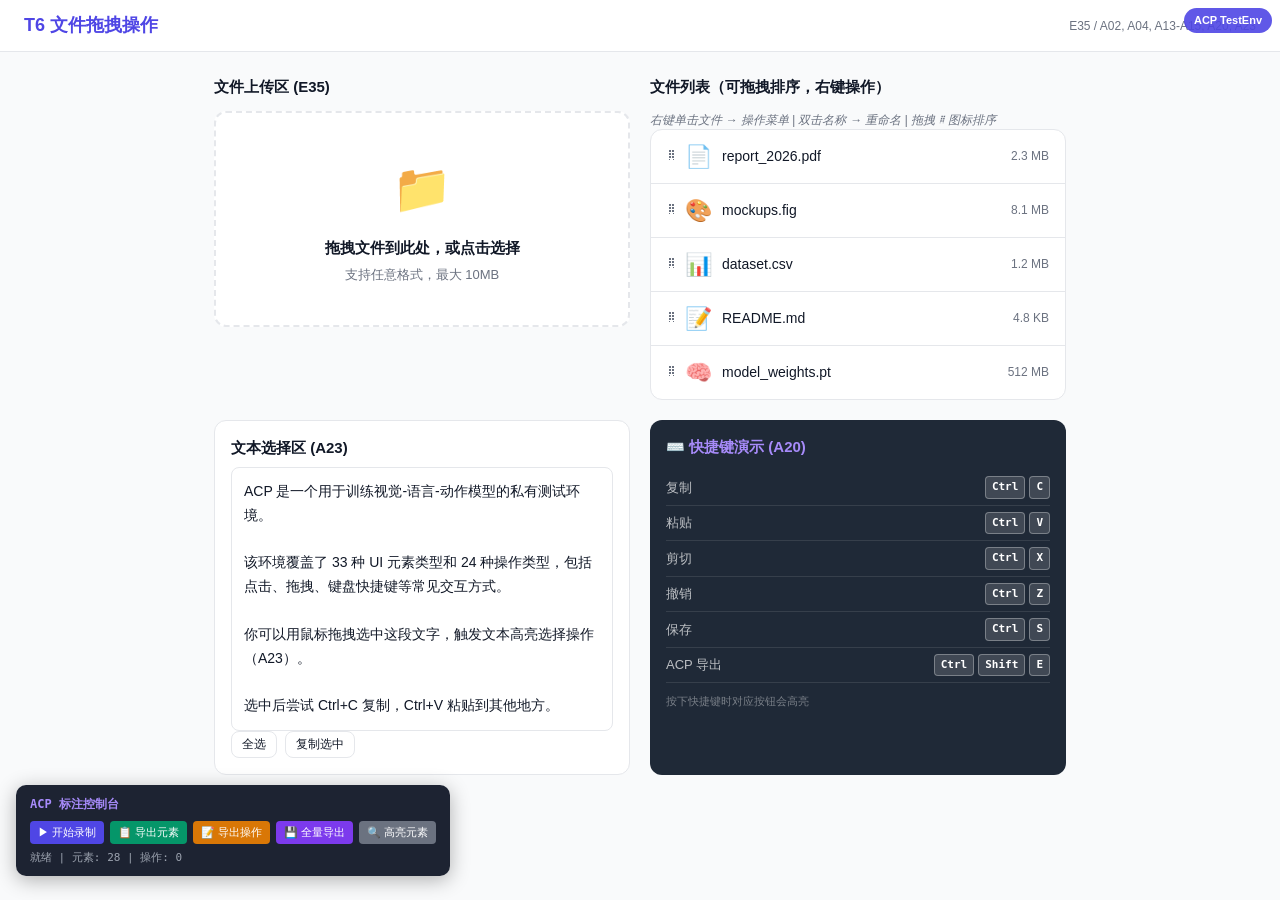
<file: acp/testenv/pages/t6_file_drag.html>
<!DOCTYPE html>
<html lang="zh-CN">
<head>
  <meta charset="UTF-8">
  <meta name="viewport" content="width=device-width, initial-scale=1.0">
  <title>T6 文件拖拽 - ACP TestEnv</title>
  <link rel="stylesheet" href="../static/style.css">
  <style>
    .main { max-width: 900px; margin: 0 auto; padding: 24px; display: grid; grid-template-columns: 1fr 1fr; gap: 20px; }
    @media (max-width: 700px) { .main { grid-template-columns: 1fr; } }

    /* Drop Zone (E35, A15) */
    .drop-zone {
      border: 2px dashed var(--border); border-radius: 12px; padding: 40px 24px;
      text-align: center; cursor: pointer; transition: all 0.2s; background: white;
      position: relative;
    }
    .drop-zone:hover, .drop-zone.drag-over {
      border-color: var(--primary); background: #ede9fe; color: var(--primary);
    }
    .drop-zone input[type=file] { position: absolute; inset: 0; opacity: 0; cursor: pointer; }
    .drop-icon { font-size: 48px; margin-bottom: 12px; }
    .drop-text { font-size: 15px; font-weight: 600; margin-bottom: 6px; }
    .drop-hint { font-size: 13px; color: var(--text-muted); }
    .progress-item { margin-top: 8px; font-size: 13px; }

    /* File List (A13 drag sort, A02 dblclick, A04 right-click) */
    .file-list { background: white; border: 1px solid var(--border); border-radius: 12px; overflow: hidden; }
    .file-list-header { padding: 12px 16px; background: var(--bg); border-bottom: 1px solid var(--border); font-weight: 600; font-size: 14px; display: flex; justify-content: space-between; align-items: center; }
    .file-item {
      display: flex; align-items: center; gap: 10px; padding: 10px 16px;
      border-bottom: 1px solid var(--border); cursor: grab; user-select: none;
      transition: background 0.1s;
    }
    .file-item:last-child { border-bottom: none; }
    .file-item:hover { background: var(--bg); }
    .file-item.drag-over-item { border-top: 2px solid var(--primary); }
    .file-icon { font-size: 22px; flex-shrink: 0; }
    .file-name { flex: 1; font-size: 14px; }
    .file-name.editing { background: white; border: 1px solid var(--primary); border-radius: 4px; padding: 2px 6px; outline: none; }
    .file-size { font-size: 12px; color: var(--text-muted); white-space: nowrap; }
    .file-drag-handle { color: var(--text-muted); font-size: 16px; cursor: grab; }

    /* Text Selection Area (A23) */
    .text-area { background: white; border: 1px solid var(--border); border-radius: 12px; padding: 16px; }
    .selectable-text {
      font-size: 14px; line-height: 1.7; cursor: text;
      background: white; padding: 12px; border: 1px solid var(--border); border-radius: 8px;
      min-height: 120px; white-space: pre-wrap;
    }

    /* Keyboard shortcuts panel (A20) */
    .shortcuts-panel { background: #1f2937; color: white; border-radius: 12px; padding: 16px; }
    .shortcut-row { display: flex; align-items: center; justify-content: space-between; padding: 6px 0; border-bottom: 1px solid rgba(255,255,255,0.1); }
    .shortcut-row:last-child { border-bottom: none; }
    .shortcut-label { font-size: 13px; color: rgba(255,255,255,0.7); }
    .shortcut-key { display: inline-flex; gap: 4px; }
    .kbd {
      background: rgba(255,255,255,0.15); border: 1px solid rgba(255,255,255,0.3);
      border-radius: 4px; padding: 2px 6px; font-size: 11px; font-family: monospace;
      font-weight: 600;
    }
    .key-highlight { background: var(--primary) !important; border-color: var(--primary-hover) !important; }

    /* Right-click note */
    .right-click-hint { font-size: 12px; color: var(--text-muted); margin-top: 6px; font-style: italic; }

    /* Upload progress list */
    .upload-list { margin-top: 12px; }
    .upload-item { margin-bottom: 8px; }
    .upload-item-header { display: flex; justify-content: space-between; font-size: 13px; margin-bottom: 4px; }
  </style>
</head>
<body>
  <div class="page-header">
    <h1>T6 文件拖拽操作</h1>
    <span class="coverage">E35 / A02, A04, A13-A15, A20, A23</span>
  </div>

  <div class="main">

    <!-- Drop Zone (E35, A15) -->
    <div>
      <h3 style="font-size:15px;font-weight:600;margin-bottom:12px;">文件上传区 (E35)</h3>
      <div class="drop-zone" id="drop-zone"
           data-acp-type="file-upload" data-acp-id="drop-zone">
        <input type="file" multiple onchange="handleFileSelect(this.files)"
               data-acp-type="file-input" data-acp-id="file-input">
        <div class="drop-icon">📁</div>
        <div class="drop-text">拖拽文件到此处，或点击选择</div>
        <div class="drop-hint">支持任意格式，最大 10MB</div>
      </div>

      <!-- Upload progress list (E32) -->
      <div class="upload-list" id="upload-list" data-acp-type="upload-list" data-acp-id="upload-list"></div>
    </div>

    <!-- Drag-Sort File List (A13) -->
    <div>
      <h3 style="font-size:15px;font-weight:600;margin-bottom:12px;">文件列表（可拖拽排序，右键操作）</h3>
      <p class="right-click-hint">右键单击文件 → 操作菜单 | 双击名称 → 重命名 | 拖拽 ⠿ 图标排序</p>
      <div class="file-list" id="file-list" data-acp-type="file-list" data-acp-id="file-list"></div>
    </div>

    <!-- Text Selection Area (A23) -->
    <div class="text-area">
      <h3 style="font-size:15px;font-weight:600;margin-bottom:8px;">文本选择区 (A23)</h3>
      <div class="selectable-text" id="selectable-text"
           data-acp-type="text-selection-area" data-acp-id="text-area">ACP 是一个用于训练视觉-语言-动作模型的私有测试环境。

该环境覆盖了 33 种 UI 元素类型和 24 种操作类型，包括点击、拖拽、键盘快捷键等常见交互方式。

你可以用鼠标拖拽选中这段文字，触发文本高亮选择操作（A23）。

选中后尝试 Ctrl+C 复制，Ctrl+V 粘贴到其他地方。</div>
      <div class="flex gap-2 mt-2">
        <button class="btn btn-secondary btn-sm" data-acp-type="button" data-acp-id="select-all-text"
                onclick="selectAllText()">全选</button>
        <button class="btn btn-secondary btn-sm" data-acp-type="button" data-acp-id="copy-text"
                onclick="copySelectedText()">复制选中</button>
        <span id="selection-info" class="text-muted text-sm" style="line-height:28px;"></span>
      </div>
    </div>

    <!-- Keyboard Shortcuts Panel (A20) -->
    <div class="shortcuts-panel" data-acp-type="shortcuts-panel" data-acp-id="shortcuts-panel">
      <h3 style="font-size:15px;font-weight:600;margin-bottom:12px;color:#a78bfa;">⌨️ 快捷键演示 (A20)</h3>
      <div class="shortcut-row" data-acp-type="shortcut-row" data-acp-id="sc-copy">
        <span class="shortcut-label">复制</span>
        <span class="shortcut-key"><span class="kbd" id="key-ctrl-1">Ctrl</span><span class="kbd" id="key-c">C</span></span>
      </div>
      <div class="shortcut-row" data-acp-type="shortcut-row" data-acp-id="sc-paste">
        <span class="shortcut-label">粘贴</span>
        <span class="shortcut-key"><span class="kbd" id="key-ctrl-2">Ctrl</span><span class="kbd" id="key-v">V</span></span>
      </div>
      <div class="shortcut-row" data-acp-type="shortcut-row" data-acp-id="sc-cut">
        <span class="shortcut-label">剪切</span>
        <span class="shortcut-key"><span class="kbd" id="key-ctrl-3">Ctrl</span><span class="kbd" id="key-x">X</span></span>
      </div>
      <div class="shortcut-row" data-acp-type="shortcut-row" data-acp-id="sc-undo">
        <span class="shortcut-label">撤销</span>
        <span class="shortcut-key"><span class="kbd" id="key-ctrl-4">Ctrl</span><span class="kbd" id="key-z">Z</span></span>
      </div>
      <div class="shortcut-row" data-acp-type="shortcut-row" data-acp-id="sc-save">
        <span class="shortcut-label">保存</span>
        <span class="shortcut-key"><span class="kbd" id="key-ctrl-5">Ctrl</span><span class="kbd" id="key-s">S</span></span>
      </div>
      <div class="shortcut-row" data-acp-type="shortcut-row" data-acp-id="sc-export">
        <span class="shortcut-label">ACP 导出</span>
        <span class="shortcut-key"><span class="kbd">Ctrl</span><span class="kbd">Shift</span><span class="kbd">E</span></span>
      </div>
      <p style="font-size:11px;color:rgba(255,255,255,0.4);margin-top:10px;">按下快捷键时对应按钮会高亮</p>
    </div>

  </div>

  <div class="toast-container"></div>
  <script src="../static/testenv.js"></script>
  <script src="../auto_label.js"></script>
  <script>
    // ── File List ───────────────────────────────────────────────────────────
    let files = [
      { id: 1, name: 'report_2026.pdf', icon: '📄', size: '2.3 MB' },
      { id: 2, name: 'mockups.fig', icon: '🎨', size: '8.1 MB' },
      { id: 3, name: 'dataset.csv', icon: '📊', size: '1.2 MB' },
      { id: 4, name: 'README.md', icon: '📝', size: '4.8 KB' },
      { id: 5, name: 'model_weights.pt', icon: '🧠', size: '512 MB' },
    ];
    let dragSrcId = null;

    function renderFileList() {
      const list = document.getElementById('file-list');
      list.innerHTML = '';
      files.forEach(f => {
        const item = document.createElement('div');
        item.className = 'file-item';
        item.draggable = true;
        item.dataset.id = f.id;
        item.setAttribute('data-acp-type', 'file-item');
        item.setAttribute('data-acp-id', `file-${f.id}`);
        item.innerHTML = `
          <span class="file-drag-handle" data-acp-type="drag-handle" data-acp-id="handle-${f.id}">⠿</span>
          <span class="file-icon">${f.icon}</span>
          <span class="file-name" id="fname-${f.id}" ondblclick="startRename(${f.id})"
                data-acp-type="file-name" data-acp-id="fname-${f.id}">${f.name}</span>
          <span class="file-size">${f.size}</span>
        `;
        // Drag sort (A13)
        item.addEventListener('dragstart', () => { dragSrcId = f.id; item.style.opacity = '0.5'; });
        item.addEventListener('dragend', () => { dragSrcId = null; item.style.opacity = ''; });
        item.addEventListener('dragover', e => {
          e.preventDefault();
          document.querySelectorAll('.file-item').forEach(i => i.classList.remove('drag-over-item'));
          item.classList.add('drag-over-item');
        });
        item.addEventListener('drop', e => {
          e.preventDefault();
          if (dragSrcId && dragSrcId !== f.id) {
            const fromIdx = files.findIndex(x => x.id === dragSrcId);
            const toIdx = files.findIndex(x => x.id === f.id);
            const [moved] = files.splice(fromIdx, 1);
            files.splice(toIdx, 0, moved);
            renderFileList();
            Toast.info('文件已重新排序');
          }
        });
        // Right-click context menu (A04)
        item.addEventListener('contextmenu', e => {
          e.preventDefault();
          showContextMenu(e.clientX, e.clientY, [
            { label: '重命名', icon: '✏️', action: () => startRename(f.id) },
            { label: '复制名称', icon: '📋', action: () => { navigator.clipboard?.writeText(f.name); Toast.info('已复制文件名'); } },
            'sep',
            { label: '下载', icon: '⬇️', action: () => Toast.info(`下载 ${f.name}`) },
            { label: '分享', icon: '🔗', action: () => Toast.info(`分享 ${f.name}`) },
            'sep',
            { label: '删除', icon: '🗑', danger: true, action: () => deleteFile(f.id) }
          ]);
        });
        list.appendChild(item);
      });
    }
    renderFileList();

    // Double-click rename (A02)
    function startRename(id) {
      const el = document.getElementById(`fname-${id}`);
      const old = el.textContent;
      el.contentEditable = 'true';
      el.classList.add('editing');
      el.focus();
      const sel = window.getSelection();
      sel.selectAllChildren(el);
      el.addEventListener('blur', () => finishRename(id, el, old), { once: true });
      el.addEventListener('keydown', e => {
        if (e.key === 'Enter') { e.preventDefault(); el.blur(); }
        if (e.key === 'Escape') { el.textContent = old; el.blur(); }
      });
    }
    function finishRename(id, el, old) {
      el.contentEditable = 'false';
      el.classList.remove('editing');
      const newName = el.textContent.trim() || old;
      el.textContent = newName;
      const f = files.find(x => x.id === id);
      if (f) { f.name = newName; Toast.success(`重命名为：${newName}`); }
    }
    function deleteFile(id) {
      files = files.filter(f => f.id !== id);
      renderFileList();
      Toast.warning('文件已删除');
    }

    // ── Drop Zone ───────────────────────────────────────────────────────────
    const dropZone = document.getElementById('drop-zone');
    dropZone.addEventListener('dragover', e => { e.preventDefault(); dropZone.classList.add('drag-over'); });
    dropZone.addEventListener('dragleave', () => dropZone.classList.remove('drag-over'));
    dropZone.addEventListener('drop', e => {
      e.preventDefault();
      dropZone.classList.remove('drag-over');
      handleFileSelect(e.dataTransfer.files);
    });

    function handleFileSelect(fileList) {
      const uploadList = document.getElementById('upload-list');
      Array.from(fileList).forEach(file => {
        const item = document.createElement('div');
        item.className = 'upload-item';
        item.setAttribute('data-acp-type', 'upload-item');
        item.setAttribute('data-acp-id', `upload-${Date.now()}`);
        item.innerHTML = `
          <div class="upload-item-header">
            <span>📎 ${file.name}</span>
            <span class="text-muted">${(file.size/1024).toFixed(1)} KB</span>
          </div>
          <div class="progress" data-acp-type="progress"><div class="progress-bar" style="width:0%"></div></div>
        `;
        uploadList.appendChild(item);
        const bar = item.querySelector('.progress-bar');
        let pct = 0;
        const iv = setInterval(() => {
          pct += Math.random() * 20;
          if (pct >= 100) { pct = 100; clearInterval(iv); Toast.success(`${file.name} 上传完成`); }
          bar.style.width = pct + '%';
        }, 150);

        // Add to file list
        const ext = file.name.split('.').pop();
        const iconMap = { pdf:'📄', png:'🖼', jpg:'🖼', gif:'🖼', mp4:'🎬', mp3:'🎵', csv:'📊', json:'{}', md:'📝', py:'🐍', js:'📜' };
        files.push({ id: Date.now(), name: file.name, icon: iconMap[ext] || '📁', size: (file.size/1024).toFixed(0) + ' KB' });
        renderFileList();
      });
    }

    // ── Text Selection ──────────────────────────────────────────────────────
    function selectAllText() {
      const el = document.getElementById('selectable-text');
      const sel = window.getSelection();
      const range = document.createRange();
      range.selectNodeContents(el);
      sel.removeAllRanges();
      sel.addRange(range);
    }
    function copySelectedText() {
      const sel = window.getSelection();
      const text = sel.toString();
      if (text) {
        navigator.clipboard?.writeText(text).then(() => Toast.success('已复制到剪贴板'));
        document.getElementById('selection-info').textContent = `已复制 ${text.length} 字符`;
      } else {
        Toast.warning('请先选中文本');
      }
    }
    document.getElementById('selectable-text').addEventListener('mouseup', () => {
      const sel = window.getSelection().toString();
      document.getElementById('selection-info').textContent = sel ? `已选中 ${sel.length} 字符` : '';
    });

    // ── Keyboard Shortcuts (A20) ─────────────────────────────────────────────
    const keyMap = {
      'c': 'key-c', 'v': 'key-v', 'x': 'key-x', 'z': 'key-z', 's': 'key-s'
    };
    const ctrlMap = {
      'c': ['key-ctrl-1','key-c'], 'v': ['key-ctrl-2','key-v'],
      'x': ['key-ctrl-3','key-x'], 'z': ['key-ctrl-4','key-z'], 's': ['key-ctrl-5','key-s']
    };
    document.addEventListener('keydown', e => {
      if (e.ctrlKey && !e.shiftKey && ctrlMap[e.key.toLowerCase()]) {
        const keys = ctrlMap[e.key.toLowerCase()];
        keys.forEach(k => { const el = document.getElementById(k); if (el) { el.classList.add('key-highlight'); setTimeout(() => el.classList.remove('key-highlight'), 300); } });
        const actions = { c: '复制', v: '粘贴', x: '剪切', z: '撤销', s: '保存' };
        if (e.key.toLowerCase() !== 'z' && e.key.toLowerCase() !== 's') return; // allow browser defaults for copy/paste
        if (e.key.toLowerCase() === 's') { e.preventDefault(); Toast.success('文件已保存 (Ctrl+S)'); }
      }
    });
  </script>
</body>
</html>
</file>
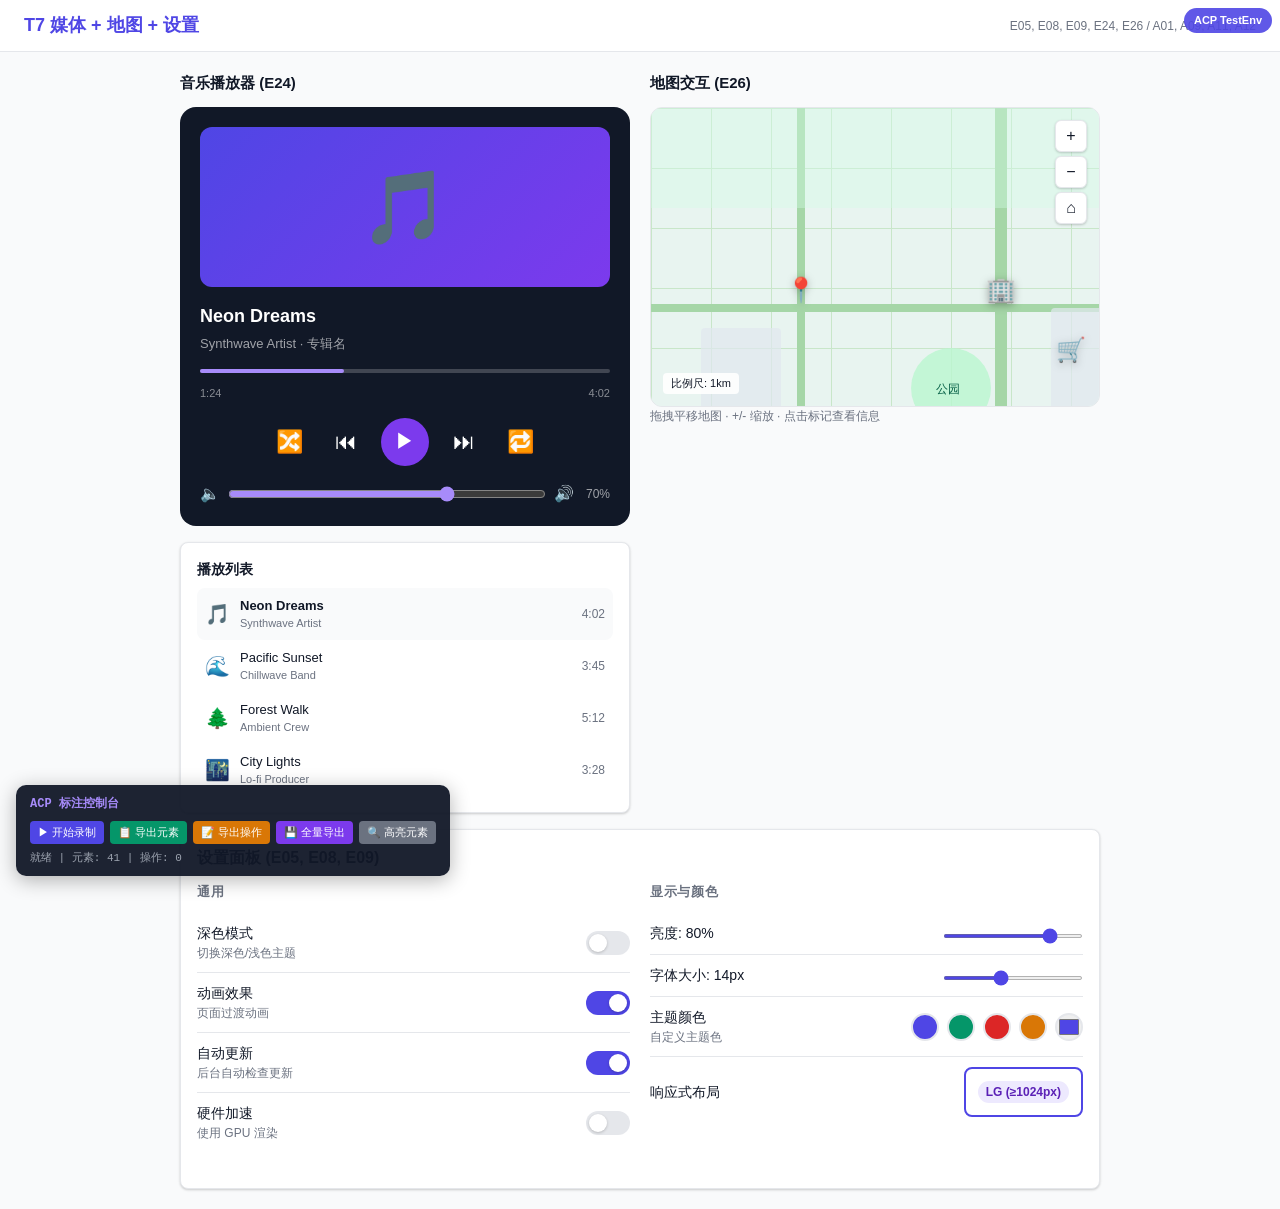
<file: acp/testenv/pages/t7_media_map.html>
<!DOCTYPE html>
<html lang="zh-CN">
<head>
  <meta charset="UTF-8">
  <meta name="viewport" content="width=device-width, initial-scale=1.0">
  <title>T7 媒体+地图+设置 - ACP TestEnv</title>
  <link rel="stylesheet" href="../static/style.css">
  <style>
    .main { max-width: 960px; margin: 0 auto; padding: 20px; }
    .two-col { display: grid; grid-template-columns: 1fr 1fr; gap: 20px; }
    @media (max-width: 700px) { .two-col { grid-template-columns: 1fr; } }

    /* Media Player (E24) */
    .media-player { background: #111827; border-radius: 16px; padding: 20px; color: white; }
    .track-art { width: 100%; height: 160px; border-radius: 12px; display: flex; align-items: center; justify-content: center; font-size: 72px; margin-bottom: 16px; }
    .track-title { font-size: 18px; font-weight: 700; margin-bottom: 4px; }
    .track-artist { font-size: 13px; color: rgba(255,255,255,0.6); margin-bottom: 16px; }
    .player-progress { position: relative; height: 4px; background: rgba(255,255,255,0.2); border-radius: 2px; margin: 12px 0; cursor: pointer; }
    .player-progress-fill { height: 100%; background: #a78bfa; border-radius: 2px; transition: width 0.1s; }
    .player-time { display: flex; justify-content: space-between; font-size: 11px; color: rgba(255,255,255,0.5); }
    .player-controls { display: flex; align-items: center; justify-content: center; gap: 16px; margin: 16px 0; }
    .ctrl-btn { background: none; border: none; color: white; font-size: 22px; cursor: pointer; padding: 8px; border-radius: 50%; transition: background 0.15s; }
    .ctrl-btn:hover { background: rgba(255,255,255,0.1); }
    .ctrl-btn.play { width: 48px; height: 48px; background: #7c3aed; font-size: 20px; }
    .ctrl-btn.play:hover { background: #6d28d9; }
    .volume-row { display: flex; align-items: center; gap: 8px; }
    .volume-slider { flex: 1; accent-color: #a78bfa; }

    /* Map (E26, A11 pinch zoom, A12 swipe) */
    .map-container {
      position: relative; height: 300px; background: #e8f4f0;
      border-radius: 12px; overflow: hidden; border: 1px solid var(--border); cursor: grab;
    }
    .map-container:active { cursor: grabbing; }
    .map-grid {
      position: absolute; width: 600px; height: 600px;
      background: url("data:image/svg+xml,%3Csvg xmlns='http://www.w3.org/2000/svg' width='60' height='60'%3E%3Crect width='60' height='60' fill='%23e8f4f0'/%3E%3Crect x='0' y='0' width='60' height='1' fill='%23c8e6c9'/%3E%3Crect x='0' y='0' width='1' height='60' fill='%23c8e6c9'/%3E%3C/svg%3E");
    }
    .map-roads { position: absolute; }
    .map-marker { position: absolute; font-size: 24px; cursor: pointer; transform: translate(-50%, -100%); user-select: none; filter: drop-shadow(0 2px 4px rgba(0,0,0,0.3)); }
    .map-controls { position: absolute; right: 12px; top: 12px; display: flex; flex-direction: column; gap: 4px; z-index: 10; }
    .map-ctrl-btn { width: 32px; height: 32px; background: white; border: 1px solid var(--border); border-radius: 6px; cursor: pointer; font-size: 16px; display: flex; align-items: center; justify-content: center; box-shadow: var(--shadow); }
    .map-ctrl-btn:hover { background: var(--bg); }
    .map-scale { position: absolute; bottom: 12px; left: 12px; font-size: 11px; background: rgba(255,255,255,0.9); padding: 2px 8px; border-radius: 4px; }

    /* Settings Panel */
    .settings-section { margin-bottom: 20px; }
    .settings-section-title { font-size: 13px; font-weight: 700; text-transform: uppercase; letter-spacing: 0.05em; color: var(--text-muted); margin-bottom: 12px; }
    .setting-row { display: flex; align-items: center; justify-content: space-between; padding: 10px 0; border-bottom: 1px solid var(--border); }
    .setting-row:last-child { border-bottom: none; }
    .setting-label { font-size: 14px; font-weight: 500; }
    .setting-desc { font-size: 12px; color: var(--text-muted); }

    /* Color picker (E08) */
    .color-picker-wrapper { display: flex; align-items: center; gap: 8px; }
    .color-swatch { width: 28px; height: 28px; border-radius: 50%; border: 2px solid var(--border); cursor: pointer; }

    /* Responsive demo */
    .responsive-demo { border: 2px solid var(--primary); border-radius: 8px; padding: 12px; font-size: 13px; }
    .breakpoint-indicator { display: inline-block; padding: 2px 8px; border-radius: 999px; font-size: 12px; font-weight: 600; }
  </style>
</head>
<body>
  <div class="page-header">
    <h1>T7 媒体 + 地图 + 设置</h1>
    <span class="coverage">E05, E08, E09, E24, E26 / A01, A09, A11, A12</span>
  </div>

  <div class="main">
    <div class="two-col">

      <!-- Media Player (E24) -->
      <div>
        <h3 style="font-size:15px;font-weight:600;margin-bottom:12px;">音乐播放器 (E24)</h3>
        <div class="media-player" data-acp-type="media-player" data-acp-id="music-player">
          <div class="track-art" id="track-art" style="background:linear-gradient(135deg,#4f46e5,#7c3aed)">🎵</div>
          <div class="track-title" id="track-title">Neon Dreams</div>
          <div class="track-artist" id="track-artist">Synthwave Artist · 专辑名</div>

          <div class="player-progress" id="player-progress"
               data-acp-type="progress-bar" data-acp-id="player-progress"
               onclick="seekTo(event)">
            <div class="player-progress-fill" id="progress-fill" style="width:35%"></div>
          </div>
          <div class="player-time">
            <span id="time-current">1:24</span>
            <span id="time-total">4:02</span>
          </div>

          <div class="player-controls">
            <button class="ctrl-btn" data-acp-type="button" data-acp-id="player-shuffle" title="随机">🔀</button>
            <button class="ctrl-btn" data-acp-type="button" data-acp-id="player-prev" onclick="prevTrack()">⏮</button>
            <button class="ctrl-btn play" id="play-btn" data-acp-type="button" data-acp-id="player-play" onclick="togglePlay()">▶</button>
            <button class="ctrl-btn" data-acp-type="button" data-acp-id="player-next" onclick="nextTrack()">⏭</button>
            <button class="ctrl-btn" data-acp-type="button" data-acp-id="player-repeat" title="循环">🔁</button>
          </div>

          <!-- Volume slider (E09) -->
          <div class="volume-row">
            <span style="font-size:16px;">🔈</span>
            <input type="range" class="volume-slider" min="0" max="100" value="70"
                   data-acp-type="slider" data-acp-id="volume-control"
                   oninput="setVolume(this.value)">
            <span style="font-size:16px;">🔊</span>
            <span id="vol-display" style="font-size:12px;color:rgba(255,255,255,0.6);margin-left:4px;">70%</span>
          </div>
        </div>

        <!-- Track list -->
        <div class="card mt-4">
          <div style="font-weight:600;margin-bottom:8px;">播放列表</div>
          <div id="track-list" data-acp-type="playlist" data-acp-id="track-list"></div>
        </div>
      </div>

      <!-- Map (E26) -->
      <div>
        <h3 style="font-size:15px;font-weight:600;margin-bottom:12px;">地图交互 (E26)</h3>
        <div class="map-container" id="map-container" data-acp-type="map" data-acp-id="main-map">
          <div id="map-grid" class="map-grid">
            <!-- SVG Roads -->
            <svg width="600" height="600" style="position:absolute;top:0;left:0;">
              <line x1="0" y1="200" x2="600" y2="200" stroke="#a5d6a7" stroke-width="8"/>
              <line x1="0" y1="350" x2="600" y2="350" stroke="#a5d6a7" stroke-width="12"/>
              <line x1="150" y1="0" x2="150" y2="600" stroke="#a5d6a7" stroke-width="8"/>
              <line x1="350" y1="0" x2="350" y2="600" stroke="#a5d6a7" stroke-width="12"/>
              <rect x="0" y="0" width="600" height="100" fill="#d1fae5" opacity="0.4"/>
              <rect x="400" y="200" width="150" height="130" fill="#e2e8f0" opacity="0.7" rx="4"/>
              <rect x="50" y="220" width="80" height="110" fill="#e2e8f0" opacity="0.7" rx="4"/>
              <circle cx="300" cy="280" r="40" fill="#bbf7d0" opacity="0.8"/>
              <text x="285" y="285" font-size="12" fill="#065f46">公园</text>
            </svg>
          </div>
          <!-- Markers -->
          <div class="map-marker" style="left:150px;top:200px;" data-acp-type="map-marker" data-acp-id="marker-home" onclick="Toast.info('📍 我的位置')">📍</div>
          <div class="map-marker" style="left:350px;top:200px;" data-acp-type="map-marker" data-acp-id="marker-office" onclick="Toast.info('🏢 公司')">🏢</div>
          <div class="map-marker" style="left:200px;top:350px;" data-acp-type="map-marker" data-acp-id="marker-food" onclick="Toast.info('🍜 餐厅')">🍜</div>
          <div class="map-marker" style="left:420px;top:260px;" data-acp-type="map-marker" data-acp-id="marker-shop" onclick="Toast.info('🛒 超市')">🛒</div>

          <div class="map-controls">
            <div class="map-ctrl-btn" data-acp-type="button" data-acp-id="map-zoom-in" onclick="zoomMap(1.2)">+</div>
            <div class="map-ctrl-btn" data-acp-type="button" data-acp-id="map-zoom-out" onclick="zoomMap(0.8)">−</div>
            <div class="map-ctrl-btn" data-acp-type="button" data-acp-id="map-reset" onclick="resetMap()" title="重置">⌂</div>
          </div>
          <div class="map-scale" id="map-scale">比例尺: 1km</div>
        </div>
        <p class="text-muted text-sm mt-2">拖拽平移地图 · +/- 缩放 · 点击标记查看信息</p>
      </div>
    </div>

    <!-- Settings Panel -->
    <div class="card mt-4" style="grid-column:1/-1;">
      <div class="card-header">设置面板 (E05, E08, E09)</div>
      <div class="two-col">
        <div>
          <div class="settings-section">
            <div class="settings-section-title">通用</div>
            <!-- E05 switches -->
            <div class="setting-row" data-acp-type="setting-row">
              <div><div class="setting-label">深色模式</div><div class="setting-desc">切换深色/浅色主题</div></div>
              <label class="switch" data-acp-type="switch" data-acp-id="dark-mode">
                <input type="checkbox" onchange="Toast.info('主题已切换')">
                <span class="switch-slider"></span>
              </label>
            </div>
            <div class="setting-row" data-acp-type="setting-row">
              <div><div class="setting-label">动画效果</div><div class="setting-desc">页面过渡动画</div></div>
              <label class="switch" data-acp-type="switch" data-acp-id="animations">
                <input type="checkbox" checked>
                <span class="switch-slider"></span>
              </label>
            </div>
            <div class="setting-row" data-acp-type="setting-row">
              <div><div class="setting-label">自动更新</div><div class="setting-desc">后台自动检查更新</div></div>
              <label class="switch" data-acp-type="switch" data-acp-id="auto-update">
                <input type="checkbox" checked>
                <span class="switch-slider"></span>
              </label>
            </div>
            <div class="setting-row" data-acp-type="setting-row">
              <div><div class="setting-label">硬件加速</div><div class="setting-desc">使用 GPU 渲染</div></div>
              <label class="switch" data-acp-type="switch" data-acp-id="hw-accel">
                <input type="checkbox">
                <span class="switch-slider"></span>
              </label>
            </div>
          </div>
        </div>

        <div>
          <div class="settings-section">
            <div class="settings-section-title">显示与颜色</div>
            <!-- E09 slider -->
            <div class="setting-row" data-acp-type="setting-row">
              <div><div class="setting-label">亮度: <span id="brightness-val">80</span>%</div></div>
              <div style="width:140px;">
                <input type="range" class="slider w-full" min="0" max="100" value="80"
                       data-acp-type="slider" data-acp-id="brightness-slider"
                       oninput="document.getElementById('brightness-val').textContent=this.value">
              </div>
            </div>
            <div class="setting-row" data-acp-type="setting-row">
              <div><div class="setting-label">字体大小: <span id="font-val">14</span>px</div></div>
              <div style="width:140px;">
                <input type="range" class="slider w-full" min="10" max="20" value="14"
                       data-acp-type="slider" data-acp-id="font-size-slider"
                       oninput="document.getElementById('font-val').textContent=this.value">
              </div>
            </div>
            <!-- E08 Color Picker -->
            <div class="setting-row" data-acp-type="setting-row">
              <div><div class="setting-label">主题颜色</div><div class="setting-desc">自定义主题色</div></div>
              <div class="color-picker-wrapper">
                <div class="color-swatch" style="background:#4f46e5;" data-acp-type="color-swatch" data-acp-id="color-indigo" onclick="setThemeColor('#4f46e5',this)"></div>
                <div class="color-swatch" style="background:#059669;" data-acp-type="color-swatch" data-acp-id="color-green" onclick="setThemeColor('#059669',this)"></div>
                <div class="color-swatch" style="background:#dc2626;" data-acp-type="color-swatch" data-acp-id="color-red" onclick="setThemeColor('#dc2626',this)"></div>
                <div class="color-swatch" style="background:#d97706;" data-acp-type="color-swatch" data-acp-id="color-amber" onclick="setThemeColor('#d97706',this)"></div>
                <input type="color" value="#4f46e5" title="自定义颜色"
                       data-acp-type="color-picker" data-acp-id="custom-color"
                       style="width:28px;height:28px;border-radius:50%;border:2px solid var(--border);cursor:pointer;padding:0;"
                       oninput="setThemeColor(this.value)">
              </div>
            </div>

            <!-- Responsive layout demo (L16) -->
            <div class="setting-row" data-acp-type="setting-row">
              <div><div class="setting-label">响应式布局</div></div>
              <div class="responsive-demo" data-acp-type="responsive-indicator" data-acp-id="breakpoint">
                <span id="bp-label" class="breakpoint-indicator"></span>
              </div>
            </div>
          </div>
        </div>
      </div>
    </div>
  </div>

  <div class="toast-container"></div>
  <script src="../static/testenv.js"></script>
  <script src="../auto_label.js"></script>
  <script>
    // ── Music Player ─────────────────────────────────────────────────────────
    const tracks = [
      { title:'Neon Dreams', artist:'Synthwave Artist', emoji:'🎵', color:'linear-gradient(135deg,#4f46e5,#7c3aed)', dur:'4:02' },
      { title:'Pacific Sunset', artist:'Chillwave Band', emoji:'🌊', color:'linear-gradient(135deg,#0891b2,#0e7490)', dur:'3:45' },
      { title:'Forest Walk', artist:'Ambient Crew', emoji:'🌲', color:'linear-gradient(135deg,#059669,#047857)', dur:'5:12' },
      { title:'City Lights', artist:'Lo-fi Producer', emoji:'🌃', color:'linear-gradient(135deg,#dc2626,#b91c1c)', dur:'3:28' },
    ];
    let currentTrack = 0, playing = false, progressVal = 35;
    let playerInterval;

    function renderTrackList() {
      const list = document.getElementById('track-list');
      list.innerHTML = tracks.map((t, i) => `
        <div style="display:flex;align-items:center;gap:10px;padding:8px;border-radius:8px;cursor:pointer;${i===currentTrack?'background:var(--bg);':''}"
             onclick="loadTrack(${i})"
             data-acp-type="playlist-item" data-acp-id="track-${i}">
          <span style="font-size:20px;">${t.emoji}</span>
          <div style="flex:1;"><div style="font-size:13px;font-weight:${i===currentTrack?'700':'400'};">${t.title}</div>
          <div style="font-size:11px;color:var(--text-muted);">${t.artist}</div></div>
          <span style="font-size:12px;color:var(--text-muted);">${t.dur}</span>
        </div>`).join('');
    }
    renderTrackList();

    function loadTrack(i) {
      currentTrack = i;
      const t = tracks[i];
      document.getElementById('track-art').textContent = t.emoji;
      document.getElementById('track-art').style.background = t.color;
      document.getElementById('track-title').textContent = t.title;
      document.getElementById('track-artist').textContent = t.artist + ' · 专辑名';
      document.getElementById('time-total').textContent = t.dur;
      progressVal = 0;
      document.getElementById('progress-fill').style.width = '0%';
      renderTrackList();
      if (playing) startProgress();
    }
    function togglePlay() {
      playing = !playing;
      document.getElementById('play-btn').textContent = playing ? '⏸' : '▶';
      if (playing) startProgress(); else clearInterval(playerInterval);
    }
    function startProgress() {
      clearInterval(playerInterval);
      playerInterval = setInterval(() => {
        progressVal = Math.min(100, progressVal + 0.3);
        document.getElementById('progress-fill').style.width = progressVal + '%';
        const totalSec = [4*60+2, 3*60+45, 5*60+12, 3*60+28][currentTrack];
        const cur = Math.round(totalSec * progressVal / 100);
        document.getElementById('time-current').textContent = `${Math.floor(cur/60)}:${String(cur%60).padStart(2,'0')}`;
        if (progressVal >= 100) nextTrack();
      }, 100);
    }
    function nextTrack() { loadTrack((currentTrack+1) % tracks.length); }
    function prevTrack() { loadTrack((currentTrack-1+tracks.length) % tracks.length); }
    function seekTo(e) {
      const bar = document.getElementById('player-progress');
      const rect = bar.getBoundingClientRect();
      progressVal = ((e.clientX - rect.left) / rect.width) * 100;
      document.getElementById('progress-fill').style.width = progressVal + '%';
    }
    function setVolume(v) { document.getElementById('vol-display').textContent = v + '%'; }

    // ── Map ──────────────────────────────────────────────────────────────────
    let mapScale = 1, mapX = 0, mapY = 0;
    let isDragging = false, dragStart = {};
    const mapGrid = document.getElementById('map-grid');

    function updateMapTransform() {
      mapGrid.style.transform = `scale(${mapScale}) translate(${mapX}px, ${mapY}px)`;
      mapGrid.style.transformOrigin = 'center center';
      document.getElementById('map-scale').textContent = `比例尺: ${(1/mapScale).toFixed(1)}km`;
    }
    function zoomMap(factor) {
      mapScale = Math.max(0.5, Math.min(3, mapScale * factor));
      updateMapTransform();
    }
    function resetMap() { mapScale = 1; mapX = 0; mapY = 0; updateMapTransform(); }

    const mc = document.getElementById('map-container');
    mc.addEventListener('mousedown', e => { isDragging = true; dragStart = { x: e.clientX - mapX, y: e.clientY - mapY }; });
    mc.addEventListener('mousemove', e => { if (isDragging) { mapX = e.clientX - dragStart.x; mapY = e.clientY - dragStart.y; updateMapTransform(); } });
    mc.addEventListener('mouseup', () => isDragging = false);
    mc.addEventListener('mouseleave', () => isDragging = false);
    // Wheel zoom (simulating pinch, A11)
    mc.addEventListener('wheel', e => { e.preventDefault(); zoomMap(e.deltaY < 0 ? 1.1 : 0.9); }, { passive: false });
    // Touch pinch (A11)
    let lastPinchDist = 0;
    mc.addEventListener('touchstart', e => { if (e.touches.length === 2) lastPinchDist = Math.hypot(e.touches[0].clientX-e.touches[1].clientX, e.touches[0].clientY-e.touches[1].clientY); }, { passive: true });
    mc.addEventListener('touchmove', e => {
      if (e.touches.length === 2) {
        e.preventDefault();
        const dist = Math.hypot(e.touches[0].clientX-e.touches[1].clientX, e.touches[0].clientY-e.touches[1].clientY);
        zoomMap(dist / lastPinchDist);
        lastPinchDist = dist;
      }
    }, { passive: false });

    // ── Settings ─────────────────────────────────────────────────────────────
    function setThemeColor(color, swatch) {
      document.documentElement.style.setProperty('--primary', color);
      Toast.success(`主题色已更改`);
    }

    // Responsive breakpoint display (L16)
    function updateBreakpoint() {
      const w = window.innerWidth;
      const el = document.getElementById('bp-label');
      if (w < 480) { el.textContent = 'XS (<480px)'; el.style.cssText = 'background:#fef3c7;color:#92400e'; }
      else if (w < 768) { el.textContent = 'SM (<768px)'; el.style.cssText = 'background:#dcfce7;color:#166534'; }
      else if (w < 1024) { el.textContent = 'MD (<1024px)'; el.style.cssText = 'background:#dbeafe;color:#1e40af'; }
      else { el.textContent = 'LG (≥1024px)'; el.style.cssText = 'background:#ede9fe;color:#5b21b6'; }
    }
    updateBreakpoint();
    window.addEventListener('resize', updateBreakpoint);
  </script>
</body>
</html>
</file>
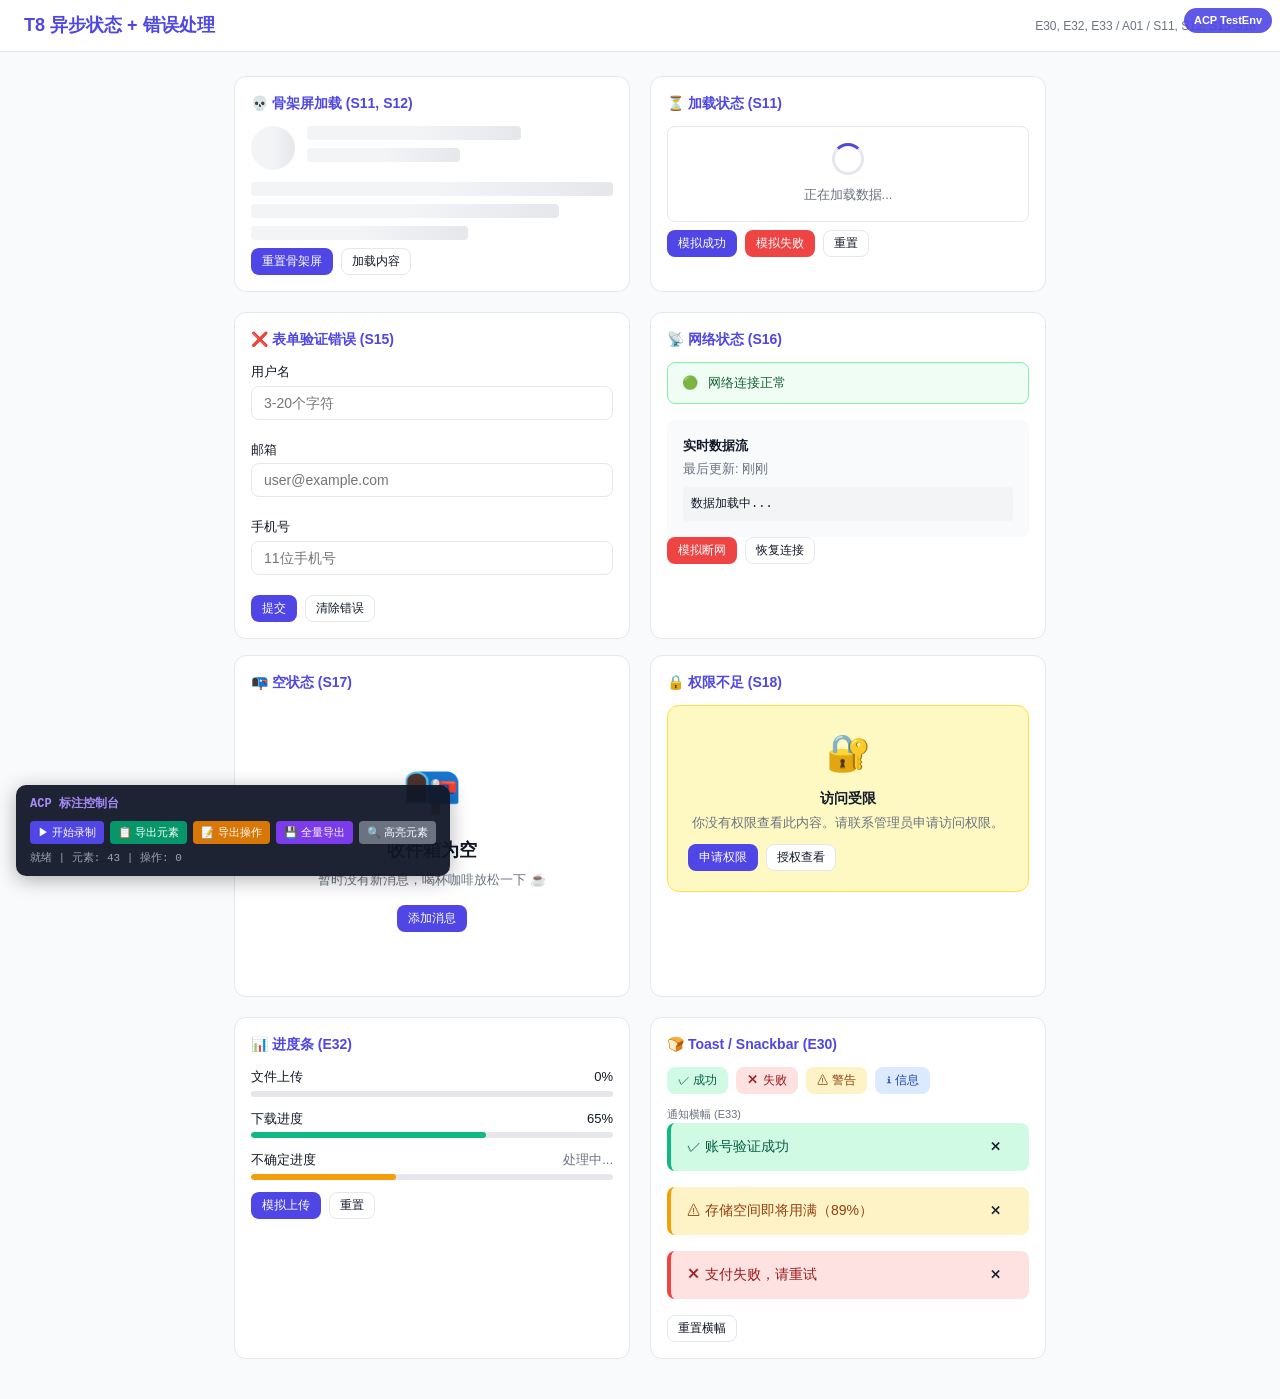
<file: acp/testenv/pages/t8_async_error.html>
<!DOCTYPE html>
<html lang="zh-CN">
<head>
  <meta charset="UTF-8">
  <meta name="viewport" content="width=device-width, initial-scale=1.0">
  <title>T8 异步状态+错误 - ACP TestEnv</title>
  <link rel="stylesheet" href="../static/style.css">
  <style>
    .main { max-width: 860px; margin: 0 auto; padding: 24px; }
    .demo-grid { display: grid; grid-template-columns: repeat(2, 1fr); gap: 20px; }
    @media (max-width: 680px) { .demo-grid { grid-template-columns: 1fr; } }
    .demo-card { background: white; border: 1px solid var(--border); border-radius: 12px; padding: 16px; }
    .demo-title { font-size: 14px; font-weight: 700; margin-bottom: 12px; color: var(--primary); display: flex; align-items: center; gap: 6px; }
    .demo-subtitle { font-size: 11px; color: var(--text-muted); }

    /* Loading states */
    .state-box { min-height: 80px; display: flex; align-items: center; justify-content: center; border: 1px solid var(--border); border-radius: 8px; padding: 16px; margin-bottom: 8px; }

    /* Skeleton screens (E32 S12) */
    .sk-block { margin-bottom: 12px; }
    .sk-line { height: 14px; border-radius: 4px; margin-bottom: 8px; }
    .sk-circle { width: 44px; height: 44px; border-radius: 50%; flex-shrink: 0; }
    .sk-card-row { display: flex; align-items: center; gap: 12px; margin-bottom: 12px; }
    .sk-card-body { flex: 1; }

    /* Error states */
    .error-state { text-align: center; padding: 24px; }
    .error-icon { font-size: 40px; margin-bottom: 12px; }
    .error-title { font-size: 16px; font-weight: 600; margin-bottom: 6px; color: var(--danger); }
    .error-message { font-size: 13px; color: var(--text-muted); margin-bottom: 16px; }

    /* Network offline indicator */
    .offline-indicator {
      background: #fef2f2; border: 1px solid #fca5a5; border-radius: 8px;
      padding: 10px 14px; display: flex; align-items: center; gap: 10px;
      font-size: 13px; color: #991b1b;
    }
    .online-indicator {
      background: #f0fdf4; border: 1px solid #86efac; border-radius: 8px;
      padding: 10px 14px; display: flex; align-items: center; gap: 10px;
      font-size: 13px; color: #166534;
    }

    /* Form errors */
    .form-field-error { animation: shake 0.3s ease; }
    @keyframes shake {
      0%,100% { transform: translateX(0); }
      20%,60% { transform: translateX(-4px); }
      40%,80% { transform: translateX(4px); }
    }

    /* Permission denied */
    .permission-box {
      background: #fef9c3; border: 1px solid #fde047; border-radius: 12px;
      padding: 20px; text-align: center;
    }
    .permission-icon { font-size: 36px; margin-bottom: 8px; }

    /* Progress states */
    .progress-demo { margin-bottom: 12px; }
    .progress-label { font-size: 13px; margin-bottom: 4px; display: flex; justify-content: space-between; }

    /* Success state */
    .success-state { text-align: center; padding: 20px; }
    .success-circle {
      width: 64px; height: 64px; border-radius: 50%; background: #d1fae5;
      display: flex; align-items: center; justify-content: center;
      font-size: 28px; margin: 0 auto 12px;
    }
  </style>
</head>
<body>
  <div class="page-header">
    <h1>T8 异步状态 + 错误处理</h1>
    <span class="coverage">E30, E32, E33 / A01 / S11, S12, S15-S18</span>
  </div>

  <div class="main">

    <!-- Row 1 -->
    <div class="demo-grid mb-4">

      <!-- Loading + Skeleton (S11, S12) -->
      <div class="demo-card">
        <div class="demo-title">💀 骨架屏加载 (S11, S12)</div>
        <div id="skeleton-demo" data-acp-type="skeleton-container" data-acp-id="skeleton-demo">
          <!-- Skeleton state -->
          <div id="sk-state">
            <div class="sk-card-row">
              <div class="skeleton sk-circle" data-acp-type="skeleton" data-acp-id="sk-avatar"></div>
              <div class="sk-card-body">
                <div class="skeleton sk-line" style="width:70%" data-acp-type="skeleton" data-acp-id="sk-name"></div>
                <div class="skeleton sk-line" style="width:50%" data-acp-type="skeleton" data-acp-id="sk-role"></div>
              </div>
            </div>
            <div class="skeleton sk-line w-full" data-acp-type="skeleton"></div>
            <div class="skeleton sk-line" style="width:85%" data-acp-type="skeleton"></div>
            <div class="skeleton sk-line" style="width:60%" data-acp-type="skeleton"></div>
          </div>
          <div id="sk-content" style="display:none;">
            <div class="sk-card-row">
              <div class="avatar" style="background:var(--primary);width:44px;height:44px;">张</div>
              <div><div style="font-weight:600;">张明 · 产品经理</div><div class="text-muted text-sm">北京 · 5年经验</div></div>
            </div>
            <p style="font-size:13px;line-height:1.6;margin-top:8px;">专注于 AI 产品设计，热爱构建改变用户体验的产品。曾主导多个千万级用户产品从0到1。</p>
          </div>
        </div>
        <div class="flex gap-2 mt-2">
          <button class="btn btn-primary btn-sm" onclick="showSkeleton()"
                  data-acp-type="button" data-acp-id="show-skeleton">重置骨架屏</button>
          <button class="btn btn-secondary btn-sm" onclick="loadContent()"
                  data-acp-type="button" data-acp-id="load-content">加载内容</button>
        </div>
      </div>

      <!-- Loading Spinner (S11) -->
      <div class="demo-card">
        <div class="demo-title">⏳ 加载状态 (S11)</div>
        <div id="loading-state-box" class="state-box" data-acp-type="loading-state" data-acp-id="loading-demo">
          <div id="loading-display">
            <div style="text-align:center;">
              <div class="spinner" style="margin:0 auto;"></div>
              <div style="margin-top:10px;font-size:13px;color:var(--text-muted);" id="loading-msg">正在加载数据...</div>
            </div>
          </div>
        </div>
        <div class="flex gap-2 mt-2 flex-wrap">
          <button class="btn btn-primary btn-sm" onclick="simulateLoad('success')"
                  data-acp-type="button" data-acp-id="load-success">模拟成功</button>
          <button class="btn btn-danger btn-sm" onclick="simulateLoad('error')"
                  data-acp-type="button" data-acp-id="load-error">模拟失败</button>
          <button class="btn btn-secondary btn-sm" onclick="simulateLoad('loading')"
                  data-acp-type="button" data-acp-id="load-reset">重置</button>
        </div>
      </div>

      <!-- Form validation errors (S15) -->
      <div class="demo-card">
        <div class="demo-title">❌ 表单验证错误 (S15)</div>
        <form id="err-form" novalidate>
          <div class="form-group">
            <label class="form-label">用户名</label>
            <input id="err-username" type="text" class="form-input" placeholder="3-20个字符"
                   data-acp-type="input" data-acp-id="err-username">
            <span class="form-error" id="err-username-msg"></span>
          </div>
          <div class="form-group">
            <label class="form-label">邮箱</label>
            <input id="err-email" type="email" class="form-input" placeholder="user@example.com"
                   data-acp-type="input" data-acp-id="err-email">
            <span class="form-error" id="err-email-msg"></span>
          </div>
          <div class="form-group">
            <label class="form-label">手机号</label>
            <input id="err-phone" type="tel" class="form-input" placeholder="11位手机号"
                   data-acp-type="input" data-acp-id="err-phone">
            <span class="form-error" id="err-phone-msg"></span>
          </div>
          <!-- Form-level error banner (E33) -->
          <div id="form-error-banner" class="notification-banner error" style="display:none;"
               data-acp-type="notification-banner" data-acp-id="form-error-banner">
            <span id="form-error-text">请修正以上错误后重新提交</span>
          </div>
          <div class="flex gap-2 mt-2">
            <button type="submit" class="btn btn-primary btn-sm"
                    data-acp-type="button" data-acp-id="submit-err-form">提交</button>
            <button type="button" class="btn btn-secondary btn-sm" onclick="clearFormErrors()"
                    data-acp-type="button" data-acp-id="clear-errors">清除错误</button>
          </div>
        </form>
      </div>

      <!-- Network error + retry (S16) -->
      <div class="demo-card">
        <div class="demo-title">📡 网络状态 (S16)</div>
        <div id="network-status-box">
          <div id="network-indicator" class="online-indicator mb-4"
               data-acp-type="network-indicator" data-acp-id="network-status">
            <span>🟢</span> 网络连接正常
          </div>
        </div>
        <div id="network-content" data-acp-type="content-area" data-acp-id="network-content">
          <div style="padding:16px;background:var(--bg);border-radius:8px;font-size:13px;">
            <div style="font-weight:600;margin-bottom:4px;">实时数据流</div>
            <div class="text-muted">最后更新: <span id="last-update">刚刚</span></div>
            <div style="margin-top:8px;font-family:monospace;font-size:12px;background:#f3f4f6;padding:8px;border-radius:4px;" id="data-stream">
              数据加载中...
            </div>
          </div>
        </div>
        <div id="network-error-box" style="display:none;" data-acp-type="error-state" data-acp-id="network-error">
          <div class="error-state">
            <div class="error-icon">📵</div>
            <div class="error-title">网络连接失败</div>
            <div class="error-message">无法连接到服务器，请检查网络连接</div>
            <button class="btn btn-primary btn-sm" onclick="retryNetwork()"
                    data-acp-type="button" data-acp-id="retry-btn">重试</button>
          </div>
        </div>
        <div class="flex gap-2 mt-2">
          <button class="btn btn-danger btn-sm" onclick="simulateOffline()"
                  data-acp-type="button" data-acp-id="go-offline">模拟断网</button>
          <button class="btn btn-secondary btn-sm" onclick="simulateOnline()"
                  data-acp-type="button" data-acp-id="go-online">恢复连接</button>
        </div>
      </div>

    </div>

    <!-- Row 2 -->
    <div class="demo-grid mb-4">

      <!-- Empty State (S17) -->
      <div class="demo-card">
        <div class="demo-title">📭 空状态 (S17)</div>
        <div id="empty-state-demo">
          <div class="empty-state" data-acp-type="empty-state" data-acp-id="empty-inbox">
            <div class="empty-state-icon">📭</div>
            <div class="empty-state-title">收件箱为空</div>
            <p class="text-muted" style="margin-bottom:16px;font-size:13px;">暂时没有新消息，喝杯咖啡放松一下 ☕</p>
            <button class="btn btn-primary btn-sm" onclick="addMessage()"
                    data-acp-type="button" data-acp-id="add-message">添加消息</button>
          </div>
          <div id="message-list" style="display:none;"></div>
        </div>
      </div>

      <!-- Permission denied (S18) -->
      <div class="demo-card">
        <div class="demo-title">🔒 权限不足 (S18)</div>
        <div id="permission-demo">
          <div class="permission-box" data-acp-type="permission-denied" data-acp-id="permission-box">
            <div class="permission-icon">🔐</div>
            <div style="font-weight:600;margin-bottom:4px;">访问受限</div>
            <div style="font-size:13px;color:var(--text-muted);margin-bottom:12px;">你没有权限查看此内容。请联系管理员申请访问权限。</div>
            <div class="flex gap-2 justify-center">
              <button class="btn btn-primary btn-sm" onclick="requestAccess()"
                      data-acp-type="button" data-acp-id="request-access">申请权限</button>
              <button class="btn btn-secondary btn-sm" onclick="grantAccess()"
                      data-acp-type="button" data-acp-id="grant-access">授权查看</button>
            </div>
          </div>
          <div id="permission-content" style="display:none;">
            <div class="notification-banner success" data-acp-type="notification-banner">
              <span>✓ 已获得访问权限</span>
            </div>
            <div style="padding:12px;background:var(--bg);border-radius:8px;font-size:13px;margin-top:8px;">
              🔓 受保护内容：API 密钥 sk-***-abc123，仅限已授权用户查看
            </div>
          </div>
        </div>
      </div>

      <!-- Progress Bars (E32 S21) -->
      <div class="demo-card">
        <div class="demo-title">📊 进度条 (E32)</div>

        <div class="progress-demo">
          <div class="progress-label"><span>文件上传</span><span id="pct-upload">0%</span></div>
          <div class="progress" data-acp-type="progress" data-acp-id="progress-upload">
            <div class="progress-bar" id="bar-upload" style="width:0%;background:var(--primary)"></div>
          </div>
        </div>

        <div class="progress-demo">
          <div class="progress-label"><span>下载进度</span><span id="pct-download">65%</span></div>
          <div class="progress" data-acp-type="progress" data-acp-id="progress-download">
            <div class="progress-bar" id="bar-download" style="width:65%;background:var(--success)"></div>
          </div>
        </div>

        <div class="progress-demo">
          <div class="progress-label"><span>不确定进度</span><span style="color:var(--text-muted)">处理中...</span></div>
          <div class="progress" data-acp-type="progress" data-acp-id="progress-indeterminate">
            <div class="progress-bar indeterminate" id="bar-indeterminate" style="background:var(--warning)"></div>
          </div>
        </div>

        <div class="flex gap-2 mt-2">
          <button class="btn btn-primary btn-sm" onclick="startUpload()"
                  data-acp-type="button" data-acp-id="start-upload">模拟上传</button>
          <button class="btn btn-secondary btn-sm" onclick="resetProgress()"
                  data-acp-type="button" data-acp-id="reset-progress">重置</button>
        </div>
      </div>

      <!-- Toast / Snackbar gallery (E30) -->
      <div class="demo-card">
        <div class="demo-title">🍞 Toast / Snackbar (E30)</div>
        <div class="flex gap-2 flex-wrap">
          <button class="btn btn-sm" style="background:#d1fae5;color:#065f46;" onclick="Toast.success('操作成功！数据已保存')"
                  data-acp-type="button" data-acp-id="toast-success">✓ 成功</button>
          <button class="btn btn-sm" style="background:#fee2e2;color:#991b1b;" onclick="Toast.error('操作失败！服务器返回错误')"
                  data-acp-type="button" data-acp-id="toast-error">✕ 失败</button>
          <button class="btn btn-sm" style="background:#fef3c7;color:#92400e;" onclick="Toast.warning('注意：此操作不可撤销')"
                  data-acp-type="button" data-acp-id="toast-warning">⚠ 警告</button>
          <button class="btn btn-sm" style="background:#dbeafe;color:#1e40af;" onclick="Toast.info('提示：新版本已可用')"
                  data-acp-type="button" data-acp-id="toast-info">ℹ 信息</button>
        </div>
        <!-- Notification banners gallery (E33) -->
        <div style="margin-top:12px;">
          <div class="demo-subtitle mb-2">通知横幅 (E33)</div>
          <div id="banners-demo">
            <div class="notification-banner success mb-2" data-acp-type="notification-banner" data-acp-id="banner-success">
              <span>✓ 账号验证成功</span>
              <button class="btn btn-ghost btn-sm" onclick="this.closest('.notification-banner').style.display='none'"
                      data-acp-type="button">✕</button>
            </div>
            <div class="notification-banner warning mb-2" data-acp-type="notification-banner" data-acp-id="banner-warning">
              <span>⚠ 存储空间即将用满（89%）</span>
              <button class="btn btn-ghost btn-sm" onclick="this.closest('.notification-banner').style.display='none'"
                      data-acp-type="button">✕</button>
            </div>
            <div class="notification-banner error" data-acp-type="notification-banner" data-acp-id="banner-error">
              <span>✕ 支付失败，请重试</span>
              <button class="btn btn-ghost btn-sm" onclick="this.closest('.notification-banner').style.display='none'"
                      data-acp-type="button">✕</button>
            </div>
          </div>
          <button class="btn btn-secondary btn-sm mt-2" onclick="resetBanners()"
                  data-acp-type="button" data-acp-id="reset-banners">重置横幅</button>
        </div>
      </div>

    </div>

  </div>

  <div class="toast-container"></div>
  <script src="../static/testenv.js"></script>
  <script src="../auto_label.js"></script>
  <script>
    // ── Skeleton ─────────────────────────────────────────────────────────────
    function showSkeleton() {
      document.getElementById('sk-state').style.display = 'block';
      document.getElementById('sk-content').style.display = 'none';
    }
    function loadContent() {
      Toast.info('正在加载...');
      setTimeout(() => {
        document.getElementById('sk-state').style.display = 'none';
        document.getElementById('sk-content').style.display = 'block';
        Toast.success('内容加载完成');
      }, 1500);
    }

    // ── Load State ────────────────────────────────────────────────────────────
    function simulateLoad(state) {
      const box = document.getElementById('loading-display');
      if (state === 'loading') {
        box.innerHTML = `<div style="text-align:center;"><div class="spinner" style="margin:0 auto;"></div>
          <div style="margin-top:10px;font-size:13px;color:var(--text-muted);">正在加载数据...</div></div>`;
        return;
      }
      if (state === 'success') {
        box.innerHTML = `<div class="success-state">
          <div class="success-circle">✓</div>
          <div style="font-weight:600;color:var(--success);">加载成功！</div>
          <div class="text-muted text-sm mt-2">共获取 42 条数据记录</div>
        </div>`;
        Toast.success('数据加载成功');
      } else {
        box.innerHTML = `<div class="error-state">
          <div class="error-icon">⚠️</div>
          <div class="error-title">加载失败</div>
          <div class="error-message">请求超时，请稍后重试</div>
          <button class="btn btn-primary btn-sm" onclick="simulateLoad('loading')" data-acp-type="button" data-acp-id="retry-load">重试</button>
        </div>`;
        Toast.error('加载失败');
      }
    }

    // ── Form Errors ───────────────────────────────────────────────────────────
    document.getElementById('err-form').addEventListener('submit', e => {
      e.preventDefault();
      let hasError = false;
      const checks = [
        { id:'err-username', msgId:'err-username-msg', validate: v => { if (!v) return '用户名不能为空'; if (v.length < 3) return '至少3个字符'; if (v.length > 20) return '最多20个字符'; return ''; } },
        { id:'err-email', msgId:'err-email-msg', validate: v => { if (!v) return '邮箱不能为空'; if (!/^[^\s@]+@[^\s@]+\.[^\s@]+$/.test(v)) return '邮箱格式不正确'; return ''; } },
        { id:'err-phone', msgId:'err-phone-msg', validate: v => { if (!v) return '手机号不能为空'; if (!/^1[3-9]\d{9}$/.test(v)) return '请输入有效的11位手机号'; return ''; } },
      ];
      checks.forEach(c => {
        const el = document.getElementById(c.id);
        const msg = c.validate(el.value.trim());
        const msgEl = document.getElementById(c.msgId);
        if (msg) {
          el.classList.add('error', 'form-field-error');
          msgEl.textContent = msg; hasError = true;
          setTimeout(() => el.classList.remove('form-field-error'), 400);
        } else { el.classList.remove('error'); msgEl.textContent = ''; }
      });
      const banner = document.getElementById('form-error-banner');
      if (hasError) { banner.style.display = 'flex'; Toast.error('表单有错误，请检查'); }
      else { banner.style.display = 'none'; Toast.success('表单验证通过！'); }
    });
    function clearFormErrors() {
      ['err-username','err-email','err-phone'].forEach(id => {
        document.getElementById(id).classList.remove('error');
        document.getElementById(id + '-msg').textContent = '';
      });
      document.getElementById('form-error-banner').style.display = 'none';
    }

    // ── Network ───────────────────────────────────────────────────────────────
    let dataInterval = setInterval(updateStream, 2000);
    function updateStream() {
      const streams = ['{ users: 1247, online: 83 }','{ orders: 302, pending: 12 }','{ latency: 24ms, errors: 0 }','{ traffic: 2.4 MB/s }'];
      document.getElementById('data-stream').textContent = streams[Math.floor(Math.random()*streams.length)];
      document.getElementById('last-update').textContent = '刚刚';
    }
    function simulateOffline() {
      clearInterval(dataInterval);
      document.getElementById('network-indicator').className = 'offline-indicator mb-4';
      document.getElementById('network-indicator').innerHTML = '<span>🔴</span> 网络已断开';
      document.getElementById('network-content').style.display = 'none';
      document.getElementById('network-error-box').style.display = 'block';
      Toast.error('网络连接已断开');
    }
    function simulateOnline() {
      document.getElementById('network-indicator').className = 'online-indicator mb-4';
      document.getElementById('network-indicator').innerHTML = '<span>🟢</span> 网络连接正常';
      document.getElementById('network-content').style.display = 'block';
      document.getElementById('network-error-box').style.display = 'none';
      dataInterval = setInterval(updateStream, 2000);
      Toast.success('网络已恢复');
    }
    function retryNetwork() {
      Toast.info('正在重新连接...');
      setTimeout(simulateOnline, 1500);
    }

    // ── Empty State / Messages ─────────────────────────────────────────────────
    const messages = [
      { from:'Alice', text:'下午会议已确认 ✓', time:'10:30' },
      { from:'Bob', text:'代码审查已完成', time:'11:15' },
      { from:'Carol', text:'新需求文档已上传', time:'14:00' },
    ];
    let msgIdx = 0;
    function addMessage() {
      if (msgIdx < messages.length) {
        document.querySelector('[data-acp-id="empty-inbox"]').style.display = 'none';
        const list = document.getElementById('message-list');
        list.style.display = 'block';
        const m = messages[msgIdx++];
        const item = document.createElement('div');
        item.style.cssText = 'padding:10px;border-bottom:1px solid var(--border);font-size:13px;';
        item.setAttribute('data-acp-type', 'message-item');
        item.innerHTML = `<div style="display:flex;justify-content:space-between;"><strong>${m.from}</strong><span class="text-muted">${m.time}</span></div><div>${m.text}</div>`;
        list.appendChild(item);
        Toast.info(`新消息来自 ${m.from}`);
      } else {
        Toast.warning('没有更多消息了');
      }
    }

    // ── Permission ─────────────────────────────────────────────────────────────
    function requestAccess() {
      Toast.info('权限申请已发送，等待管理员审批');
    }
    function grantAccess() {
      document.querySelector('[data-acp-id="permission-box"]').style.display = 'none';
      document.getElementById('permission-content').style.display = 'block';
      Toast.success('访问权限已授予');
    }

    // ── Progress ──────────────────────────────────────────────────────────────
    let uploadInterval;
    function startUpload() {
      let pct = 0;
      clearInterval(uploadInterval);
      uploadInterval = setInterval(() => {
        pct = Math.min(100, pct + Math.random() * 8);
        const p = Math.round(pct);
        document.getElementById('bar-upload').style.width = p + '%';
        document.getElementById('pct-upload').textContent = p + '%';
        if (pct >= 100) { clearInterval(uploadInterval); Toast.success('上传完成！'); }
      }, 150);
    }
    function resetProgress() {
      clearInterval(uploadInterval);
      document.getElementById('bar-upload').style.width = '0%';
      document.getElementById('pct-upload').textContent = '0%';
    }

    // ── Banners reset ─────────────────────────────────────────────────────────
    function resetBanners() {
      document.querySelectorAll('#banners-demo .notification-banner').forEach(b => b.style.display = 'flex');
    }
  </script>
</body>
</html>
</file>
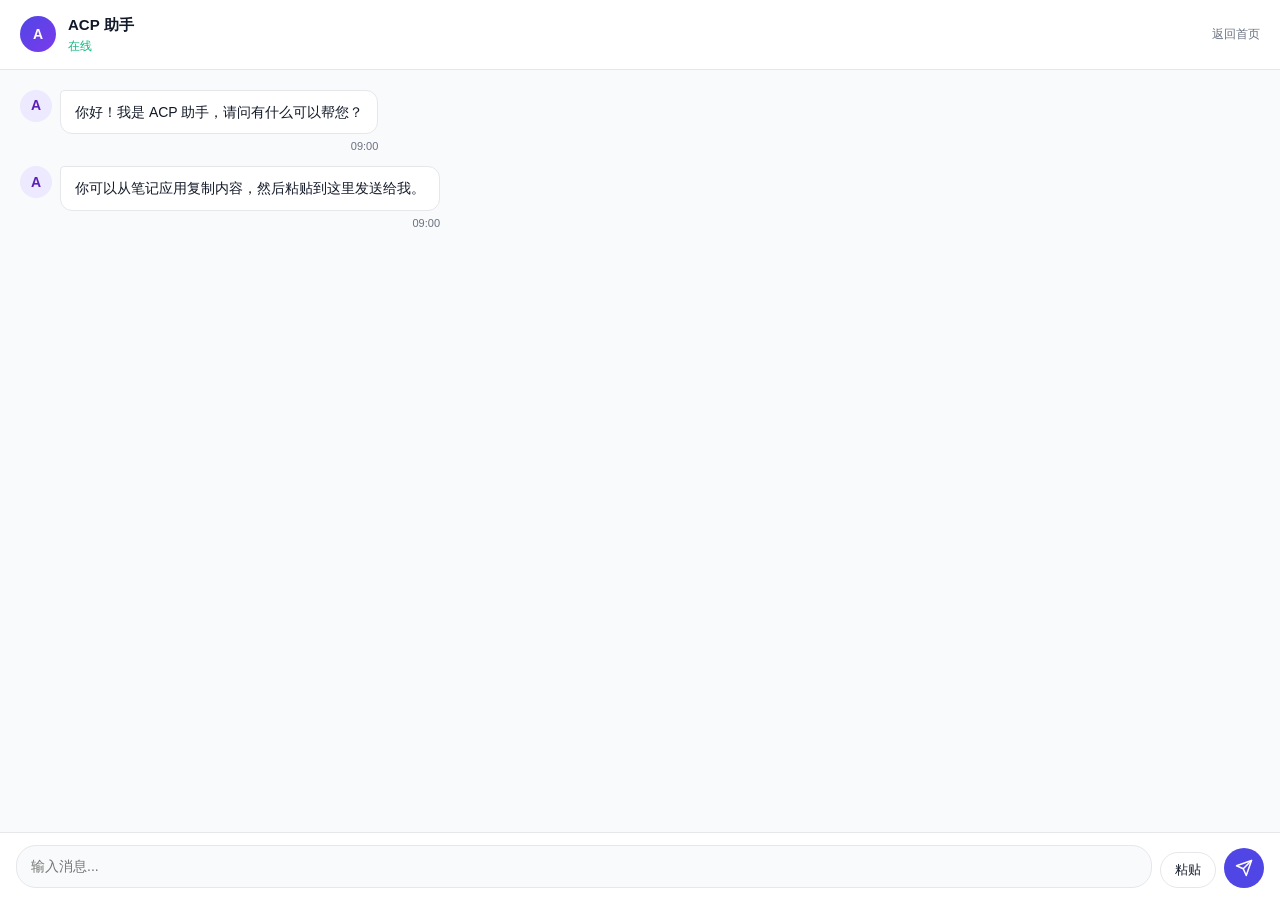
<file: acp/testenv/pages/cross-app/chat-app.html>
<!DOCTYPE html>
<html lang="zh-CN">
<head>
  <meta charset="UTF-8">
  <meta name="viewport" content="width=device-width, initial-scale=1.0">
  <title>T11 聊天应用 - ACP TestEnv</title>
  <link rel="stylesheet" href="../../static/style.css">
  <style>
    html, body { height: 100%; }
    body { display: flex; flex-direction: column; }

    .chat-header {
      background: white; border-bottom: 1px solid var(--border);
      padding: 14px 20px; display: flex; align-items: center; gap: 12px;
      flex-shrink: 0;
    }
    .chat-header-avatar {
      width: 36px; height: 36px; border-radius: 50%;
      background: linear-gradient(135deg, #4f46e5, #7c3aed);
      display: flex; align-items: center; justify-content: center;
      color: white; font-weight: 700; font-size: 14px;
    }
    .chat-header-info { flex: 1; }
    .chat-header-name { font-weight: 600; font-size: 15px; }
    .chat-header-status { font-size: 12px; color: var(--success); }

    .message-list {
      flex: 1; overflow-y: auto; padding: 20px;
      display: flex; flex-direction: column; gap: 12px;
    }

    .msg {
      display: flex; gap: 8px; max-width: 75%;
    }
    .msg.incoming { align-self: flex-start; }
    .msg.outgoing { align-self: flex-end; flex-direction: row-reverse; }

    .msg-avatar {
      width: 32px; height: 32px; border-radius: 50%; flex-shrink: 0;
      display: flex; align-items: center; justify-content: center;
      font-size: 14px; font-weight: 700;
    }
    .msg.incoming .msg-avatar { background: #ede9fe; color: #5b21b6; }
    .msg.outgoing .msg-avatar { background: #dcfce7; color: #166534; }

    .msg-bubble {
      padding: 10px 14px; border-radius: 12px; font-size: 14px; line-height: 1.6;
    }
    .msg.incoming .msg-bubble {
      background: white; border: 1px solid var(--border);
      border-top-left-radius: 4px;
    }
    .msg.outgoing .msg-bubble {
      background: var(--primary); color: white;
      border-bottom-right-radius: 4px;
    }
    .msg-time { font-size: 11px; color: var(--text-muted); margin-top: 4px; text-align: right; }
    .msg.outgoing .msg-time { color: rgba(255,255,255,0.7); }

    .chat-input-area {
      background: white; border-top: 1px solid var(--border);
      padding: 12px 16px; display: flex; gap: 8px; align-items: flex-end;
      flex-shrink: 0;
    }
    .chat-input {
      flex: 1; padding: 10px 14px; border: 1px solid var(--border);
      border-radius: 20px; font-size: 14px; outline: none; resize: none;
      font-family: inherit; max-height: 100px; min-height: 40px;
      line-height: 1.5; background: var(--bg); transition: border-color 0.15s;
    }
    .chat-input:focus { border-color: var(--primary); background: white; }

    .paste-btn {
      flex-shrink: 0; border-radius: 20px; padding: 8px 14px;
      font-size: 13px;
    }
    .send-btn {
      flex-shrink: 0; border-radius: 50%; width: 40px; height: 40px; padding: 0;
    }
    .send-btn svg { width: 18px; height: 18px; }

    .back-link {
      display: inline-flex; align-items: center; gap: 6px;
      font-size: 12px; color: var(--text-muted); text-decoration: none;
    }
    .back-link:hover { color: var(--primary); }

    /* 粘贴失败提示 */
    .paste-error {
      font-size: 11px; color: var(--danger); text-align: center;
      padding: 4px 0; display: none;
    }
    .paste-error.visible { display: block; }
  </style>
</head>
<body>

  <div class="chat-header">
    <div class="chat-header-avatar">A</div>
    <div class="chat-header-info">
      <div class="chat-header-name" data-acp-type="text" data-acp-id="chat-partner-name">ACP 助手</div>
      <div class="chat-header-status">在线</div>
    </div>
    <a href="../../index.html" class="back-link" data-acp-type="link" data-acp-id="back-to-index">
      返回首页
    </a>
  </div>

  <div id="message-list" class="message-list"
       data-acp-type="list" data-acp-id="message-list">

    <!-- 初始欢迎消息 -->
    <div class="msg incoming" data-acp-type="message" data-acp-id="msg-1">
      <div class="msg-avatar">A</div>
      <div>
        <div class="msg-bubble">你好！我是 ACP 助手，请问有什么可以帮您？</div>
        <div class="msg-time">09:00</div>
      </div>
    </div>

    <div class="msg incoming" data-acp-type="message" data-acp-id="msg-2">
      <div class="msg-avatar">A</div>
      <div>
        <div class="msg-bubble">你可以从笔记应用复制内容，然后粘贴到这里发送给我。</div>
        <div class="msg-time">09:00</div>
      </div>
    </div>

  </div>

  <div id="paste-error" class="paste-error">
    剪贴板读取失败，请手动粘贴（Ctrl+V / Cmd+V）
  </div>

  <div class="chat-input-area">
    <textarea id="chat-input" class="chat-input" rows="1"
              placeholder="输入消息..."
              data-acp-type="input" data-acp-id="chat-input"
              onkeydown="handleInputKey(event)"
              oninput="autoResize(this)"></textarea>

    <button id="paste-btn" class="btn btn-secondary paste-btn"
            data-acp-type="button" data-acp-id="paste-btn"
            onclick="pasteFromClipboard()">
      粘贴
    </button>

    <button id="send-btn" class="btn btn-primary send-btn"
            data-acp-type="button" data-acp-id="send-btn"
            onclick="sendMessage()"
            aria-label="发送">
      <svg viewBox="0 0 24 24" fill="none" stroke="currentColor" stroke-width="2" stroke-linecap="round" stroke-linejoin="round">
        <line x1="22" y1="2" x2="11" y2="13"></line>
        <polygon points="22 2 15 22 11 13 2 9 22 2"></polygon>
      </svg>
    </button>
  </div>

  <script>
    var msgCounter = 3;

    function getNow() {
      var d = new Date();
      return d.getHours().toString().padStart(2, '0') + ':' + d.getMinutes().toString().padStart(2, '0');
    }

    function appendMessage(text, type) {
      var list = document.getElementById('message-list');
      var id = 'msg-' + msgCounter++;

      var div = document.createElement('div');
      div.className = 'msg ' + type;
      div.setAttribute('data-acp-type', 'message');
      div.setAttribute('data-acp-id', id);

      var initial = type === 'outgoing' ? '我' : 'A';
      div.innerHTML =
        '<div class="msg-avatar">' + initial + '</div>' +
        '<div>' +
          '<div class="msg-bubble">' + escapeHtml(text) + '</div>' +
          '<div class="msg-time">' + getNow() + '</div>' +
        '</div>';

      list.appendChild(div);
      list.scrollTop = list.scrollHeight;
      return id;
    }

    function escapeHtml(str) {
      return str
        .replace(/&/g, '&amp;')
        .replace(/</g, '&lt;')
        .replace(/>/g, '&gt;')
        .replace(/"/g, '&quot;')
        .replace(/'/g, '&#x27;');
    }

    function sendMessage() {
      var input = document.getElementById('chat-input');
      var text = input.value.trim();
      if (!text) return;

      appendMessage(text, 'outgoing');
      input.value = '';
      input.style.height = '';

      // 简单回复
      setTimeout(function() {
        appendMessage('收到，已记录：「' + text.slice(0, 30) + (text.length > 30 ? '...' : '') + '」', 'incoming');
      }, 600);
    }

    function handleInputKey(e) {
      if (e.key === 'Enter' && !e.shiftKey) {
        e.preventDefault();
        sendMessage();
      }
    }

    function autoResize(el) {
      el.style.height = '';
      el.style.height = Math.min(el.scrollHeight, 100) + 'px';
    }

    function pasteFromClipboard() {
      var errEl = document.getElementById('paste-error');
      errEl.classList.remove('visible');

      if (navigator.clipboard && navigator.clipboard.readText) {
        navigator.clipboard.readText().then(function(text) {
          var input = document.getElementById('chat-input');
          input.value = text;
          input.focus();
          autoResize(input);
        }).catch(function() {
          errEl.classList.add('visible');
        });
      } else {
        errEl.classList.add('visible');
      }
    }
  </script>
</body>
</html>
</file>
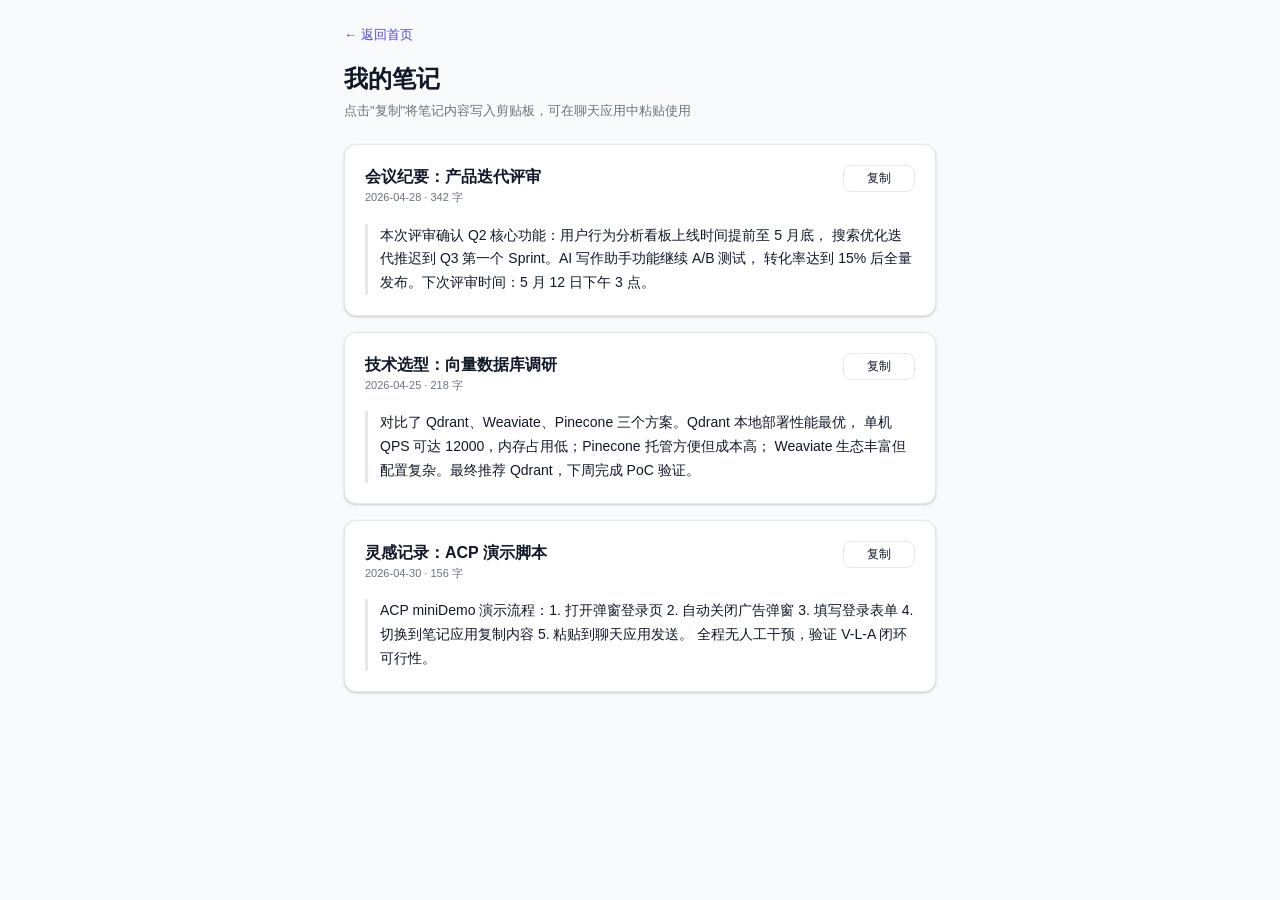
<file: acp/testenv/pages/cross-app/notes-app.html>
<!DOCTYPE html>
<html lang="zh-CN">
<head>
  <meta charset="UTF-8">
  <meta name="viewport" content="width=device-width, initial-scale=1.0">
  <title>T10 我的笔记 - ACP TestEnv</title>
  <link rel="stylesheet" href="../../static/style.css">
  <style>
    .page-wrap { max-width: 640px; margin: 0 auto; padding: 24px; }
    .page-title { font-size: 24px; font-weight: 700; margin-bottom: 4px; }
    .page-subtitle { font-size: 13px; color: var(--text-muted); margin-bottom: 24px; }

    .note-card {
      background: white; border: 1px solid var(--border); border-radius: 12px;
      padding: 20px; margin-bottom: 16px; box-shadow: var(--shadow);
    }
    .note-header { display: flex; align-items: flex-start; justify-content: space-between; gap: 12px; margin-bottom: 8px; }
    .note-title { font-size: 16px; font-weight: 600; }
    .note-meta { font-size: 11px; color: var(--text-muted); margin-bottom: 10px; }
    .note-content {
      font-size: 14px; color: var(--text); line-height: 1.7;
      border-left: 3px solid var(--border); padding-left: 12px;
    }
    .copy-btn {
      flex-shrink: 0; min-width: 72px;
      transition: background 0.15s, color 0.15s;
    }
    .copy-btn.copied {
      background: var(--success); color: white; border-color: var(--success);
    }

    /* 复制状态提示条 */
    .copy-status {
      position: fixed; top: 16px; right: 16px;
      background: #1f2937; color: white;
      padding: 10px 18px; border-radius: 8px; font-size: 13px;
      box-shadow: var(--shadow-lg); opacity: 0;
      transform: translateY(-8px);
      transition: opacity 0.2s, transform 0.2s;
      pointer-events: none; z-index: 999;
    }
    .copy-status.show { opacity: 1; transform: translateY(0); }

    .back-link { display: inline-flex; align-items: center; gap: 6px; font-size: 13px; color: var(--primary); text-decoration: none; margin-bottom: 16px; }
    .back-link:hover { text-decoration: underline; }
  </style>
</head>
<body>
  <div class="page-wrap">
    <a href="../../index.html" class="back-link" data-acp-type="link" data-acp-id="back-to-index">
      &#8592; 返回首页
    </a>

    <div class="page-title">我的笔记</div>
    <div class="page-subtitle">点击"复制"将笔记内容写入剪贴板，可在聊天应用中粘贴使用</div>

    <!-- 笔记 1 -->
    <div class="note-card" data-acp-type="card" data-acp-id="note-1-card">
      <div class="note-header">
        <div>
          <div class="note-title" data-acp-type="text" data-acp-id="note-1-title">
            会议纪要：产品迭代评审
          </div>
          <div class="note-meta">2026-04-28 · 342 字</div>
        </div>
        <button class="btn btn-secondary btn-sm copy-btn"
                data-acp-type="button" data-acp-id="note-1-copy"
                onclick="copyNote(this, 'note-1-content')">
          复制
        </button>
      </div>
      <div id="note-1-content" class="note-content" data-acp-type="text" data-acp-id="note-1-content">
        本次评审确认 Q2 核心功能：用户行为分析看板上线时间提前至 5 月底，
        搜索优化迭代推迟到 Q3 第一个 Sprint。AI 写作助手功能继续 A/B 测试，
        转化率达到 15% 后全量发布。下次评审时间：5 月 12 日下午 3 点。
      </div>
    </div>

    <!-- 笔记 2 -->
    <div class="note-card" data-acp-type="card" data-acp-id="note-2-card">
      <div class="note-header">
        <div>
          <div class="note-title" data-acp-type="text" data-acp-id="note-2-title">
            技术选型：向量数据库调研
          </div>
          <div class="note-meta">2026-04-25 · 218 字</div>
        </div>
        <button class="btn btn-secondary btn-sm copy-btn"
                data-acp-type="button" data-acp-id="note-2-copy"
                onclick="copyNote(this, 'note-2-content')">
          复制
        </button>
      </div>
      <div id="note-2-content" class="note-content" data-acp-type="text" data-acp-id="note-2-content">
        对比了 Qdrant、Weaviate、Pinecone 三个方案。Qdrant 本地部署性能最优，
        单机 QPS 可达 12000，内存占用低；Pinecone 托管方便但成本高；
        Weaviate 生态丰富但配置复杂。最终推荐 Qdrant，下周完成 PoC 验证。
      </div>
    </div>

    <!-- 笔记 3 -->
    <div class="note-card" data-acp-type="card" data-acp-id="note-3-card">
      <div class="note-header">
        <div>
          <div class="note-title" data-acp-type="text" data-acp-id="note-3-title">
            灵感记录：ACP 演示脚本
          </div>
          <div class="note-meta">2026-04-30 · 156 字</div>
        </div>
        <button class="btn btn-secondary btn-sm copy-btn"
                data-acp-type="button" data-acp-id="note-3-copy"
                onclick="copyNote(this, 'note-3-content')">
          复制
        </button>
      </div>
      <div id="note-3-content" class="note-content" data-acp-type="text" data-acp-id="note-3-content">
        ACP miniDemo 演示流程：1. 打开弹窗登录页 2. 自动关闭广告弹窗 3. 填写登录表单
        4. 切换到笔记应用复制内容 5. 粘贴到聊天应用发送。
        全程无人工干预，验证 V-L-A 闭环可行性。
      </div>
    </div>
  </div>

  <!-- 复制状态提示 -->
  <div id="copy-status" class="copy-status"
       data-acp-type="status" data-acp-id="copy-status">
    已复制到剪贴板
  </div>

  <script>
    var copyTimer = null;

    function copyNote(btn, contentId) {
      var contentEl = document.getElementById(contentId);
      var text = contentEl ? contentEl.textContent.trim() : '';
      if (!text) return;

      var doSuccess = function() {
        btn.textContent = '已复制';
        btn.classList.add('copied');

        var statusEl = document.getElementById('copy-status');
        statusEl.classList.add('show');

        clearTimeout(copyTimer);
        copyTimer = setTimeout(function() {
          btn.textContent = '复制';
          btn.classList.remove('copied');
          statusEl.classList.remove('show');
        }, 2000);
      };

      if (navigator.clipboard && navigator.clipboard.writeText) {
        navigator.clipboard.writeText(text).then(doSuccess).catch(function() {
          fallbackCopy(text);
          doSuccess();
        });
      } else {
        fallbackCopy(text);
        doSuccess();
      }
    }

    function fallbackCopy(text) {
      var ta = document.createElement('textarea');
      ta.value = text;
      ta.style.position = 'fixed';
      ta.style.opacity = '0';
      document.body.appendChild(ta);
      ta.focus();
      ta.select();
      try { document.execCommand('copy'); } catch(e) {}
      document.body.removeChild(ta);
    }
  </script>
</body>
</html>
</file>
<file: acp/testenv/static/style.css>
/* ACP 测试环境共享样式 */

*, *::before, *::after { box-sizing: border-box; margin: 0; padding: 0; }

:root {
  --primary: #4f46e5;
  --primary-hover: #4338ca;
  --secondary: #6b7280;
  --success: #10b981;
  --warning: #f59e0b;
  --danger: #ef4444;
  --bg: #f9fafb;
  --surface: #ffffff;
  --border: #e5e7eb;
  --text: #111827;
  --text-muted: #6b7280;
  --radius: 8px;
  --shadow: 0 1px 3px rgba(0,0,0,0.12), 0 1px 2px rgba(0,0,0,0.08);
  --shadow-lg: 0 10px 15px -3px rgba(0,0,0,0.1), 0 4px 6px -2px rgba(0,0,0,0.05);
}

body {
  font-family: -apple-system, BlinkMacSystemFont, 'Segoe UI', Roboto, sans-serif;
  background: var(--bg);
  color: var(--text);
  font-size: 14px;
  line-height: 1.5;
}

/* Buttons */
.btn {
  display: inline-flex; align-items: center; justify-content: center;
  gap: 6px; padding: 8px 16px; border-radius: var(--radius);
  font-size: 14px; font-weight: 500; cursor: pointer;
  border: 1px solid transparent; transition: all 0.15s;
  text-decoration: none; user-select: none;
}
.btn-primary { background: var(--primary); color: white; }
.btn-primary:hover { background: var(--primary-hover); }
.btn-secondary { background: var(--surface); color: var(--text); border-color: var(--border); }
.btn-secondary:hover { background: var(--bg); }
.btn-danger { background: var(--danger); color: white; }
.btn-danger:hover { background: #dc2626; }
.btn-ghost { background: transparent; color: var(--text); }
.btn-ghost:hover { background: var(--bg); }
.btn-sm { padding: 4px 10px; font-size: 12px; }
.btn-lg { padding: 10px 24px; font-size: 16px; }
.btn:disabled { opacity: 0.5; cursor: not-allowed; }

/* Form Elements */
.form-group { display: flex; flex-direction: column; gap: 4px; margin-bottom: 16px; }
.form-label { font-size: 13px; font-weight: 500; color: var(--text); }
.form-input, .form-select, .form-textarea {
  width: 100%; padding: 8px 12px; border: 1px solid var(--border);
  border-radius: var(--radius); font-size: 14px; background: var(--surface);
  transition: border-color 0.15s, box-shadow 0.15s; outline: none;
}
.form-input:focus, .form-select:focus, .form-textarea:focus {
  border-color: var(--primary); box-shadow: 0 0 0 3px rgba(79,70,229,0.1);
}
.form-input.error { border-color: var(--danger); }
.form-error { font-size: 12px; color: var(--danger); }
.form-textarea { resize: vertical; min-height: 80px; }

/* Checkbox & Radio */
.checkbox-group, .radio-group { display: flex; flex-wrap: wrap; gap: 12px; }
.checkbox-item, .radio-item {
  display: flex; align-items: center; gap: 6px; cursor: pointer;
}
.checkbox-item input, .radio-item input { width: 16px; height: 16px; cursor: pointer; accent-color: var(--primary); }

/* Switch Toggle */
.switch { position: relative; display: inline-block; width: 44px; height: 24px; }
.switch input { opacity: 0; width: 0; height: 0; }
.switch-slider {
  position: absolute; inset: 0; background: var(--border); border-radius: 12px;
  cursor: pointer; transition: 0.2s;
}
.switch-slider::before {
  content: ''; position: absolute; width: 18px; height: 18px; left: 3px; top: 3px;
  background: white; border-radius: 50%; transition: 0.2s;
  box-shadow: 0 1px 3px rgba(0,0,0,0.2);
}
.switch input:checked + .switch-slider { background: var(--primary); }
.switch input:checked + .switch-slider::before { transform: translateX(20px); }

/* Slider */
.slider { width: 100%; height: 4px; accent-color: var(--primary); cursor: pointer; }

/* Cards */
.card {
  background: var(--surface); border: 1px solid var(--border);
  border-radius: var(--radius); padding: 16px; box-shadow: var(--shadow);
}
.card-header { font-size: 16px; font-weight: 600; margin-bottom: 12px; }

/* Badges */
.badge {
  display: inline-flex; align-items: center; padding: 2px 8px;
  border-radius: 999px; font-size: 11px; font-weight: 600;
}
.badge-blue { background: #dbeafe; color: #1d4ed8; }
.badge-green { background: #d1fae5; color: #065f46; }
.badge-red { background: #fee2e2; color: #991b1b; }
.badge-yellow { background: #fef3c7; color: #92400e; }
.badge-gray { background: #f3f4f6; color: #374151; }

/* Toast */
.toast-container {
  position: fixed; bottom: 24px; right: 24px; z-index: 9999;
  display: flex; flex-direction: column; gap: 8px;
}
.toast {
  background: #1f2937; color: white; padding: 12px 16px;
  border-radius: var(--radius); box-shadow: var(--shadow-lg);
  display: flex; align-items: center; gap: 10px;
  min-width: 200px; max-width: 320px; font-size: 14px;
  animation: slideInRight 0.2s ease;
}
.toast-success { border-left: 4px solid var(--success); }
.toast-error { border-left: 4px solid var(--danger); }
.toast-warning { border-left: 4px solid var(--warning); }
.toast-info { border-left: 4px solid var(--primary); }
@keyframes slideInRight {
  from { transform: translateX(100%); opacity: 0; }
  to { transform: translateX(0); opacity: 1; }
}

/* Modal */
.modal-overlay {
  position: fixed; inset: 0; background: rgba(0,0,0,0.5);
  display: flex; align-items: center; justify-content: center;
  z-index: 1000; opacity: 0; pointer-events: none; transition: opacity 0.2s;
}
.modal-overlay.active { opacity: 1; pointer-events: all; }
.modal {
  background: var(--surface); border-radius: 12px; padding: 24px;
  box-shadow: var(--shadow-lg); max-width: 480px; width: 90%;
  transform: translateY(-20px); transition: transform 0.2s;
}
.modal-overlay.active .modal { transform: translateY(0); }
.modal-header { display: flex; justify-content: space-between; align-items: center; margin-bottom: 16px; }
.modal-title { font-size: 18px; font-weight: 600; }
.modal-close { background: none; border: none; cursor: pointer; color: var(--text-muted); font-size: 20px; padding: 4px; }
.modal-footer { display: flex; justify-content: flex-end; gap: 8px; margin-top: 20px; }

/* Tabs */
.tabs { display: flex; border-bottom: 2px solid var(--border); margin-bottom: 16px; }
.tab-btn {
  padding: 10px 16px; border: none; background: none; cursor: pointer;
  color: var(--text-muted); font-size: 14px; font-weight: 500;
  border-bottom: 2px solid transparent; margin-bottom: -2px; transition: all 0.15s;
}
.tab-btn:hover { color: var(--text); }
.tab-btn.active { color: var(--primary); border-bottom-color: var(--primary); }
.tab-content { display: none; }
.tab-content.active { display: block; }

/* Table */
.table { width: 100%; border-collapse: collapse; font-size: 14px; }
.table th {
  text-align: left; padding: 10px 12px; background: var(--bg);
  border-bottom: 2px solid var(--border); font-weight: 600;
  color: var(--text-muted); font-size: 12px; text-transform: uppercase;
  letter-spacing: 0.05em; cursor: pointer; user-select: none;
}
.table th:hover { color: var(--text); }
.table td { padding: 10px 12px; border-bottom: 1px solid var(--border); }
.table tr:hover td { background: var(--bg); }
.table-container { overflow-x: auto; border: 1px solid var(--border); border-radius: var(--radius); }

/* Notification Banner */
.notification-banner {
  padding: 12px 16px; border-radius: var(--radius); margin-bottom: 16px;
  display: flex; align-items: center; justify-content: space-between;
  font-size: 14px;
}
.notification-banner.info { background: #dbeafe; color: #1e40af; border-left: 4px solid #3b82f6; }
.notification-banner.success { background: #d1fae5; color: #065f46; border-left: 4px solid var(--success); }
.notification-banner.warning { background: #fef3c7; color: #92400e; border-left: 4px solid var(--warning); }
.notification-banner.error { background: #fee2e2; color: #991b1b; border-left: 4px solid var(--danger); }

/* Tooltip */
.tooltip-wrapper { position: relative; display: inline-block; }
.tooltip-text {
  position: absolute; bottom: 125%; left: 50%; transform: translateX(-50%);
  background: #1f2937; color: white; padding: 6px 10px; border-radius: 6px;
  font-size: 12px; white-space: nowrap; pointer-events: none;
  opacity: 0; transition: opacity 0.15s; z-index: 100;
}
.tooltip-text::after {
  content: ''; position: absolute; top: 100%; left: 50%; transform: translateX(-50%);
  border: 5px solid transparent; border-top-color: #1f2937;
}
.tooltip-wrapper:hover .tooltip-text { opacity: 1; }

/* Avatar */
.avatar {
  width: 36px; height: 36px; border-radius: 50%; display: flex;
  align-items: center; justify-content: center; font-size: 14px;
  font-weight: 600; color: white; flex-shrink: 0;
}

/* Progress */
.progress { height: 6px; background: var(--border); border-radius: 3px; overflow: hidden; }
.progress-bar { height: 100%; background: var(--primary); transition: width 0.3s; border-radius: 3px; }
.progress-bar.indeterminate {
  width: 40% !important;
  animation: progress-indeterminate 1.5s ease-in-out infinite;
}
@keyframes progress-indeterminate {
  0% { transform: translateX(-100%); }
  100% { transform: translateX(300%); }
}

/* Skeleton */
.skeleton {
  background: linear-gradient(90deg, #f3f4f6 25%, #e5e7eb 50%, #f3f4f6 75%);
  background-size: 200% 100%;
  animation: skeleton-loading 1.5s infinite;
  border-radius: 4px;
}
@keyframes skeleton-loading {
  0% { background-position: 200% 0; }
  100% { background-position: -200% 0; }
}

/* Spinner */
.spinner {
  width: 32px; height: 32px; border: 3px solid var(--border);
  border-top-color: var(--primary); border-radius: 50%;
  animation: spin 0.8s linear infinite;
}
@keyframes spin { to { transform: rotate(360deg); } }

/* Breadcrumb */
.breadcrumb { display: flex; align-items: center; gap: 4px; font-size: 13px; }
.breadcrumb-item { color: var(--primary); cursor: pointer; text-decoration: underline; }
.breadcrumb-item:last-child { color: var(--text-muted); text-decoration: none; cursor: default; }
.breadcrumb-sep { color: var(--text-muted); }

/* Empty State */
.empty-state {
  text-align: center; padding: 48px 24px; color: var(--text-muted);
}
.empty-state-icon { font-size: 48px; margin-bottom: 12px; }
.empty-state-title { font-size: 18px; font-weight: 600; color: var(--text); margin-bottom: 6px; }

/* Pagination */
.pagination { display: flex; align-items: center; gap: 4px; margin-top: 16px; }
.page-btn {
  width: 32px; height: 32px; display: flex; align-items: center; justify-content: center;
  border: 1px solid var(--border); border-radius: 6px; cursor: pointer;
  background: var(--surface); font-size: 13px; transition: all 0.15s;
}
.page-btn:hover { background: var(--bg); }
.page-btn.active { background: var(--primary); color: white; border-color: var(--primary); }

/* Utility classes */
.flex { display: flex; }
.flex-col { flex-direction: column; }
.items-center { align-items: center; }
.justify-between { justify-content: space-between; }
.justify-end { justify-content: flex-end; }
.gap-2 { gap: 8px; }
.gap-4 { gap: 16px; }
.gap-6 { gap: 24px; }
.grid { display: grid; }
.grid-2 { grid-template-columns: repeat(2, 1fr); }
.grid-3 { grid-template-columns: repeat(3, 1fr); }
.grid-4 { grid-template-columns: repeat(4, 1fr); }
.p-4 { padding: 16px; }
.p-6 { padding: 24px; }
.mb-4 { margin-bottom: 16px; }
.mt-4 { margin-top: 16px; }
.text-sm { font-size: 12px; }
.text-muted { color: var(--text-muted); }
.font-bold { font-weight: 700; }
.font-semibold { font-weight: 600; }
.w-full { width: 100%; }
.hidden { display: none !important; }
.relative { position: relative; }
.overflow-hidden { overflow: hidden; }
.truncate { overflow: hidden; text-overflow: ellipsis; white-space: nowrap; }

/* Page header */
.page-header {
  background: var(--surface); border-bottom: 1px solid var(--border);
  padding: 12px 24px; display: flex; align-items: center; justify-content: space-between;
  position: sticky; top: 0; z-index: 100;
}
.page-header h1 { font-size: 18px; font-weight: 700; color: var(--primary); }
.page-header .coverage { font-size: 12px; color: var(--text-muted); }

/* ACP Label Badge */
.acp-indicator {
  position: fixed; top: 8px; right: 8px; z-index: 9998;
  background: rgba(79,70,229,0.9); color: white;
  padding: 4px 10px; border-radius: 999px; font-size: 11px; font-weight: 600;
}

/* Context Menu */
.context-menu {
  position: fixed; background: var(--surface); border: 1px solid var(--border);
  border-radius: var(--radius); box-shadow: var(--shadow-lg);
  min-width: 160px; z-index: 2000; overflow: hidden;
}
.context-menu-item {
  padding: 8px 16px; cursor: pointer; font-size: 13px; display: flex; align-items: center; gap: 8px;
  transition: background 0.1s;
}
.context-menu-item:hover { background: var(--bg); }
.context-menu-item.danger { color: var(--danger); }
.context-menu-sep { height: 1px; background: var(--border); margin: 4px 0; }

@media (max-width: 768px) {
  .grid-2, .grid-3, .grid-4 { grid-template-columns: 1fr; }
  .hide-mobile { display: none; }
}
</file>
